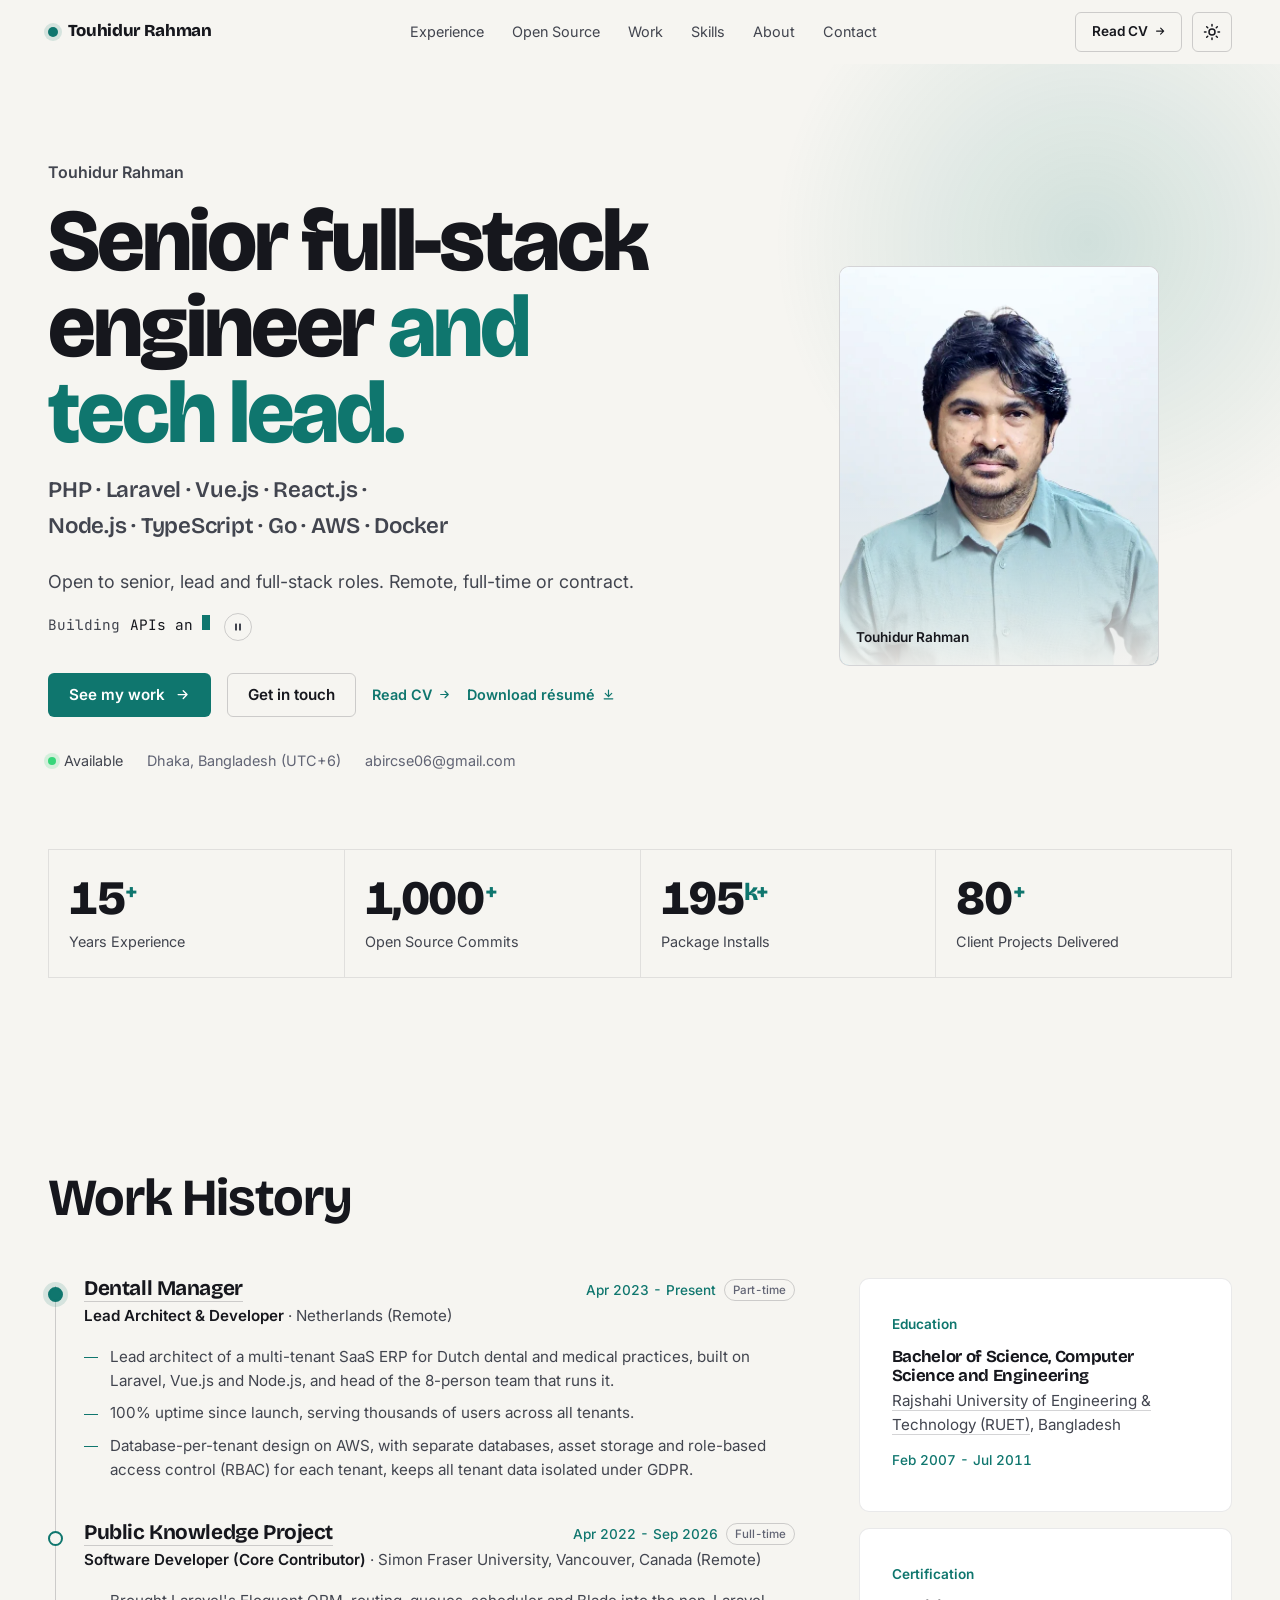
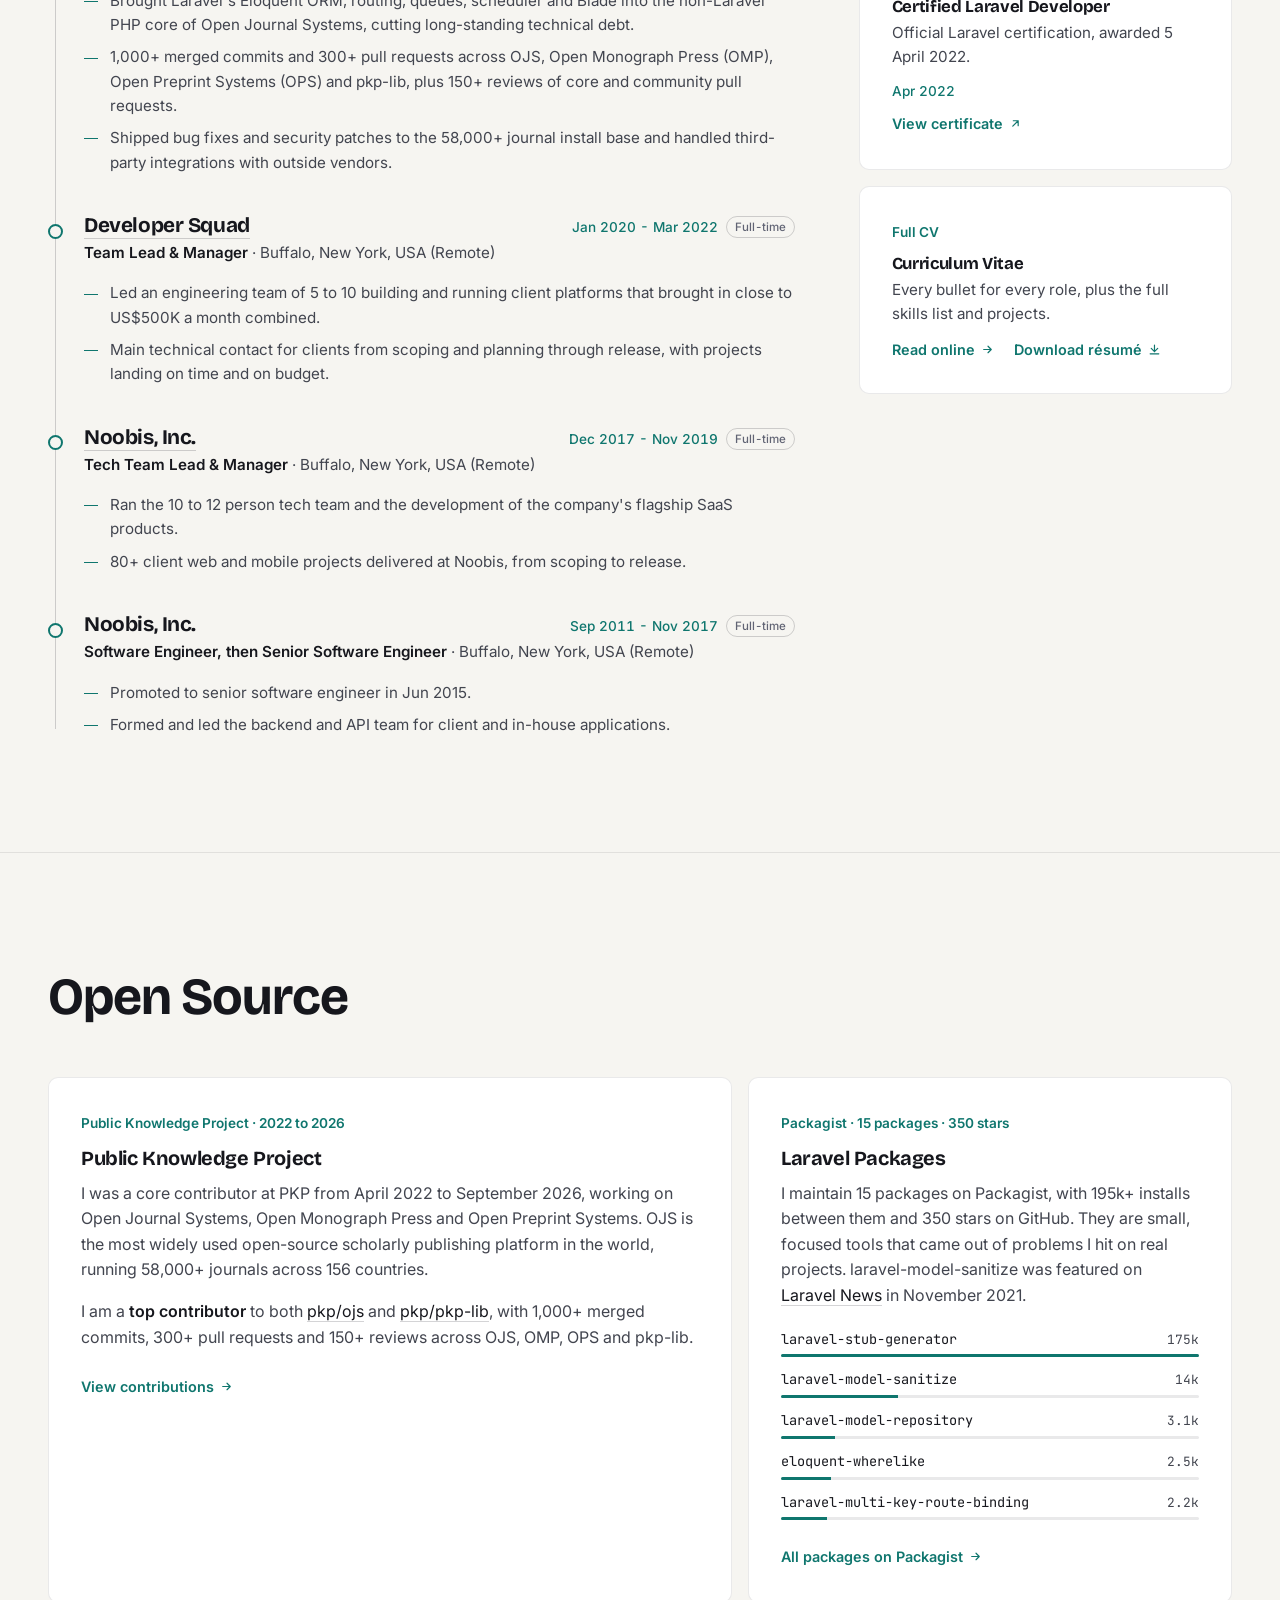
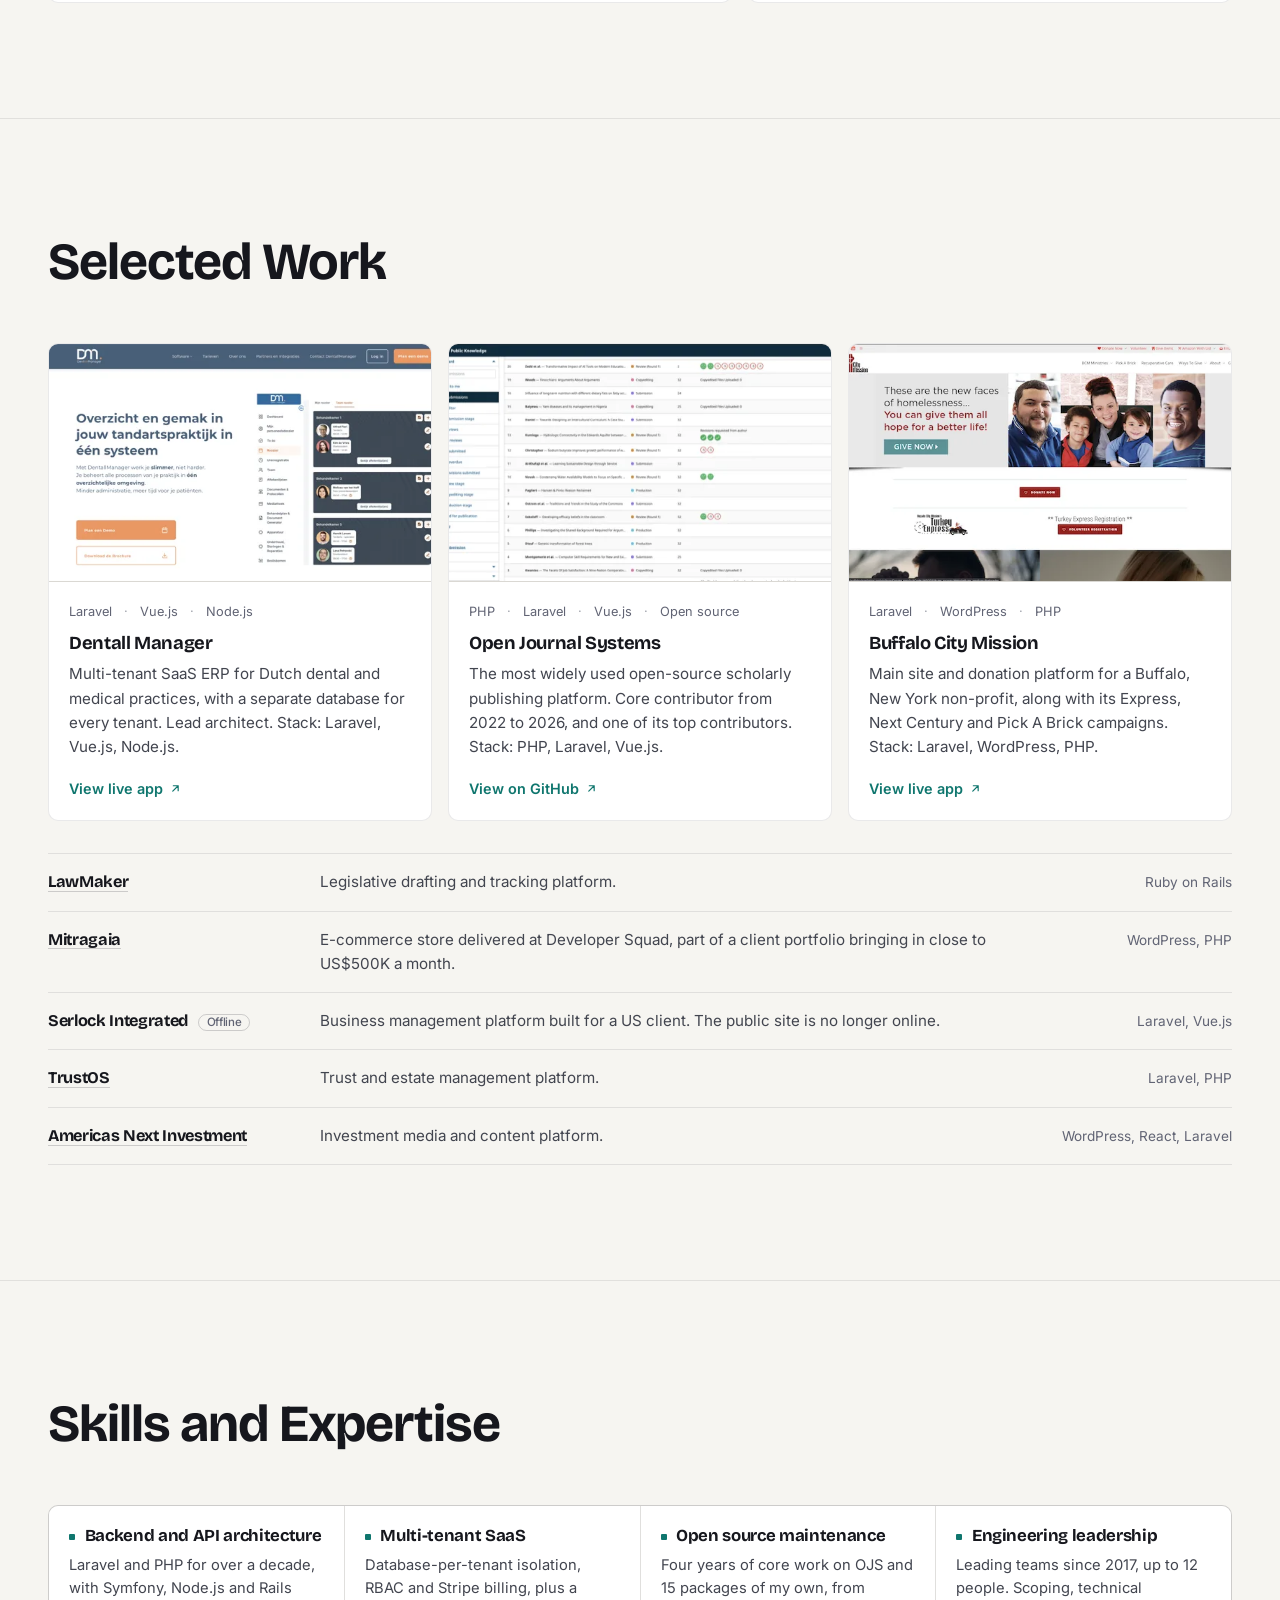
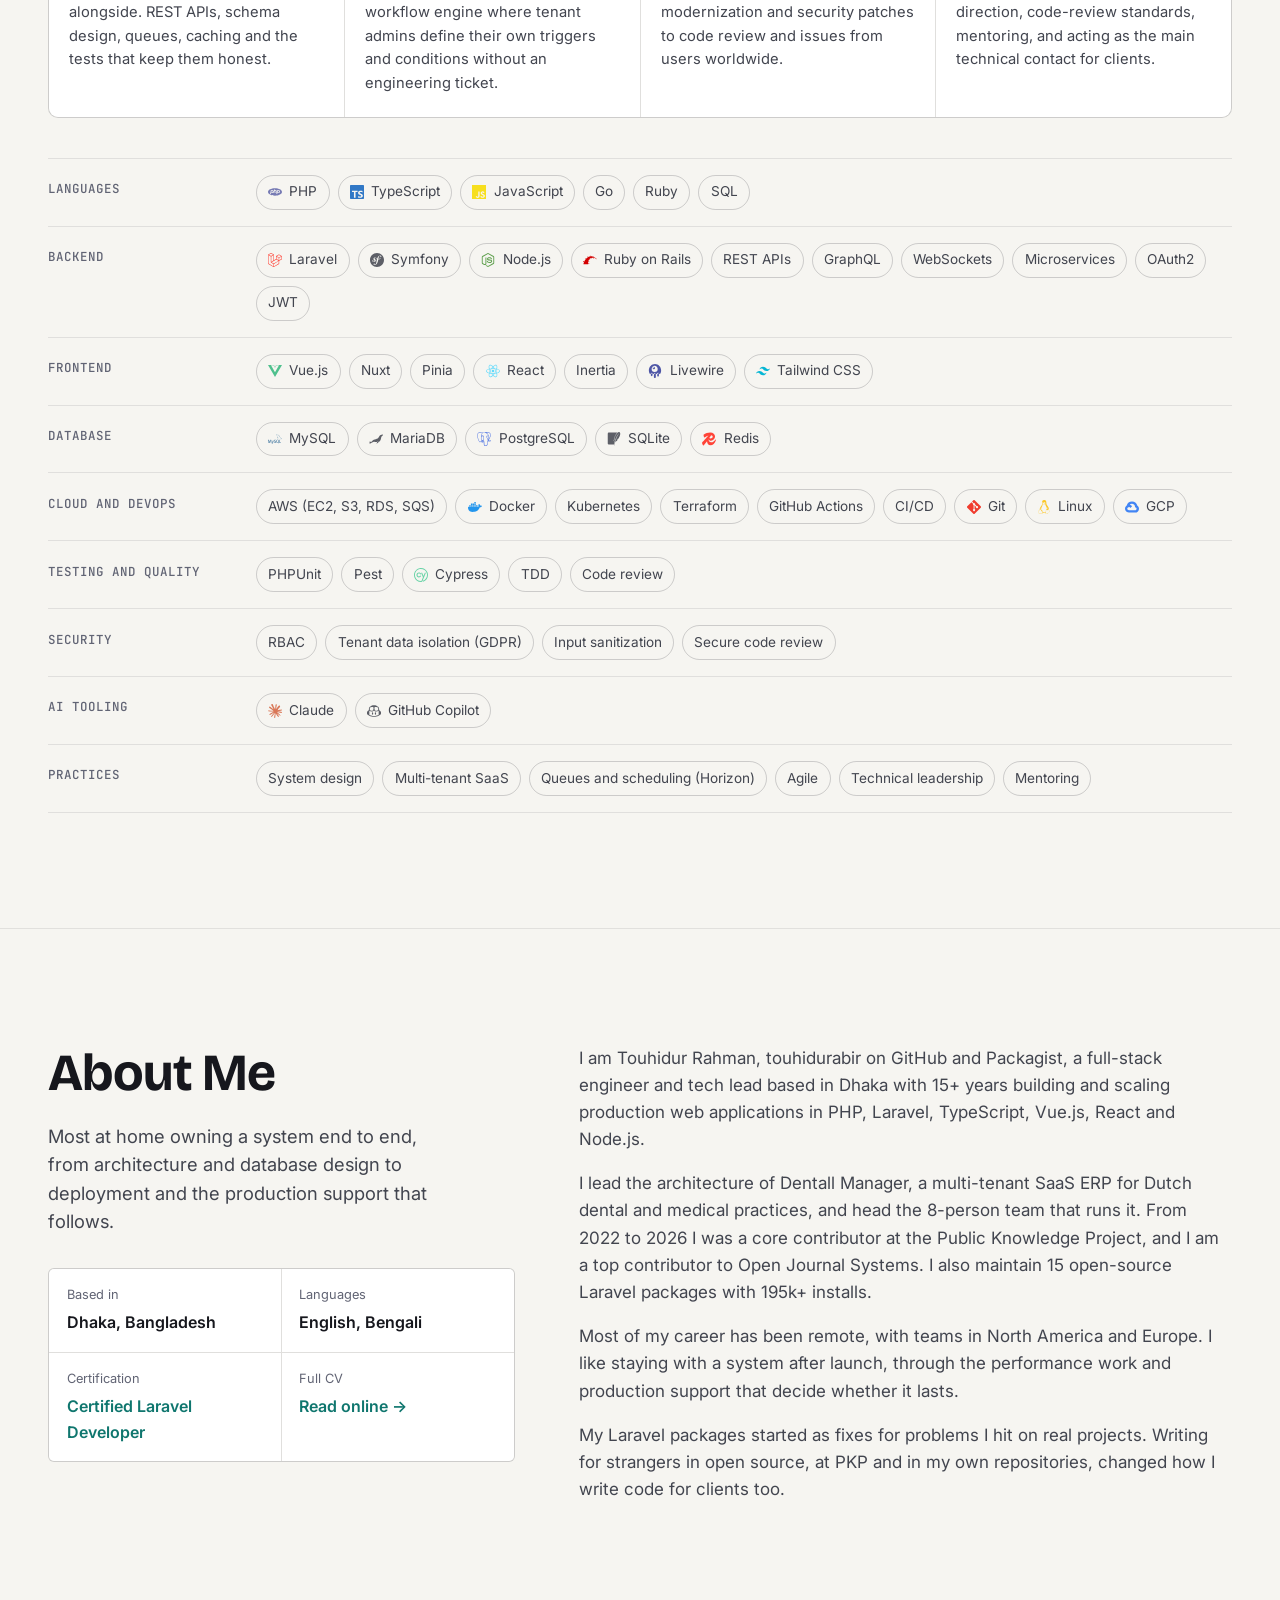
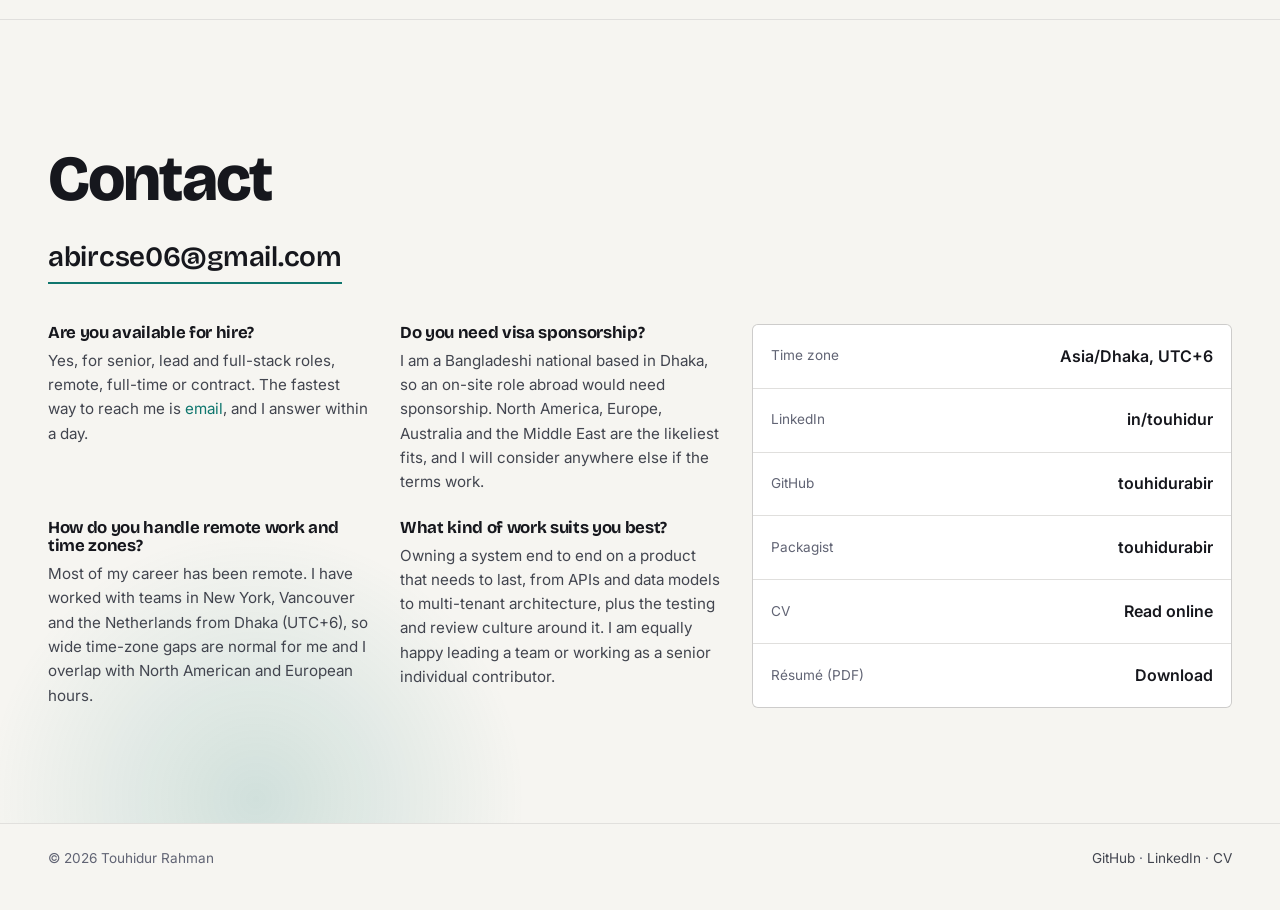
<file: index.html>
<!doctype html>
<html lang="en">
<head>
	<meta charset="utf-8">
	<meta name="viewport" content="width=device-width, initial-scale=1">
	<meta name="theme-color" content="#0b0c10" media="(prefers-color-scheme: dark)">
	<meta name="theme-color" content="#f6f5f1" media="(prefers-color-scheme: light)">

	<title>Touhidur Rahman | Senior Full-Stack Engineer and Tech Lead</title>

	<meta name="description" content="Touhidur Rahman (touhidurabir) is a senior full-stack engineer and tech lead with 15+ years in PHP, Laravel, Vue.js and Node.js, and a top contributor to OJS.">
	<meta name="author" content="Touhidur Rahman">
	<meta name="robots" content="index, follow, max-image-preview:large, max-snippet:-1">
	<link rel="canonical" href="https://touhidurabir.github.io/">
	<meta name="google-site-verification" content="dKxKShrEbEvS8kAWoriZzG3mnbuSflZlJT23rzNKthg">

	<meta property="og:type" content="profile">
	<meta property="og:site_name" content="Touhidur Rahman">
	<meta property="og:title" content="Touhidur Rahman | Senior Full-Stack Engineer and Tech Lead">
	<meta property="og:description" content="Full-stack engineer and tech lead with 15+ years building production web applications in PHP, Laravel, TypeScript, Vue.js, React and Node.js. One of the top contributors to Open Journal Systems, and author of 15 Laravel packages with 195k+ installs. Open to senior, lead and full-stack roles, remote, full-time or contract.">
	<meta property="og:url" content="https://touhidurabir.github.io/">
	<meta property="og:image" content="https://touhidurabir.github.io/img/og-card.jpg?v=3">
	<meta property="og:image:alt" content="Touhidur Rahman, senior full-stack engineer and tech lead. PHP, Laravel, Vue.js, React.js, Node.js, TypeScript, Go, AWS and Docker. 15+ years building web apps, 1,000+ commits to OJS and the PKP stack, 195k+ installs across 15 Laravel packages.">
	<meta property="og:image:width" content="1200">
	<meta property="og:image:height" content="630">
	<meta property="og:image:type" content="image/jpeg">
	<meta property="profile:first_name" content="Touhidur">
	<meta property="profile:last_name" content="Rahman">
	<meta property="profile:username" content="touhidurabir">

	<meta name="twitter:card" content="summary_large_image">
	<meta name="twitter:title" content="Touhidur Rahman | Senior Full-Stack Engineer and Tech Lead">
	<meta name="twitter:description" content="Full-stack engineer and tech lead with 15+ years in PHP, Laravel, Vue.js and Node.js. One of the top contributors to Open Journal Systems. 15 Laravel packages with 195k+ installs.">
	<meta name="twitter:image" content="https://touhidurabir.github.io/img/og-card.jpg?v=3">

	<link rel="icon" type="image/webp" href="img/me-2.webp?v=2">
	<link rel="apple-touch-icon" href="img/apple-touch-icon.png?v=2">
	<link rel="preload" as="image" href="img/me-1.webp" type="image/webp" fetchpriority="high">

	<link rel="preconnect" href="https://fonts.googleapis.com">
	<link rel="preconnect" href="https://fonts.gstatic.com" crossorigin>
	<!-- fonts load without blocking first paint; display=swap covers the gap -->
	<link rel="preload" as="style" href="https://fonts.googleapis.com/css2?family=Bricolage+Grotesque:opsz,wght@12..96,600;12..96,700;12..96,800&family=Inter:wght@400;500;600&family=JetBrains+Mono:wght@400;500&display=swap" onload="this.onload=null;this.rel='stylesheet'">
	<noscript><link rel="stylesheet" href="https://fonts.googleapis.com/css2?family=Bricolage+Grotesque:opsz,wght@12..96,600;12..96,700;12..96,800&family=Inter:wght@400;500;600&family=JetBrains+Mono:wght@400;500&display=swap"></noscript>
	<script>
		/* apply a saved theme before first paint to avoid a flash */
		(function () {
			try {
				var t = localStorage.getItem('theme');
				if (t === 'light' || t === 'dark') document.documentElement.setAttribute('data-theme', t);
			} catch (e) {}
		})();
	</script>
	<link rel="stylesheet" href="css/site.css?v=15">

		<!-- structured data -->
	<script type="application/ld+json">
	{
		"@context": "https://schema.org",
		"@graph": [
			{
				"@type": "Person",
				"@id": "https://touhidurabir.github.io/#person",
				"name": "Touhidur Rahman",
				"alternateName": ["touhidurabir", "Md. Touhidur Rahman"],
				"jobTitle": "Senior Full-Stack Engineer and Tech Lead",
				"description": "Full-stack engineer and tech lead with 15+ years building and scaling production web applications in PHP, Laravel, TypeScript, Vue.js, React and Node.js. Core contributor to Open Journal Systems at the Public Knowledge Project from 2022 to 2026, and maintainer of 15 open-source Laravel packages with 195k+ installs.",
				"disambiguatingDescription": "Senior full-stack engineer and tech lead based in Dhaka, Bangladesh, known online as touhidurabir. One of the top contributors to Open Journal Systems and author of 15 Laravel packages. Not the GitHub users touhidrahman or touhidurrr.",
				"url": "https://touhidurabir.github.io/",
				"image": "https://touhidurabir.github.io/img/me-1.webp",
				"email": "mailto:abircse06@gmail.com",
				"address": {
					"@type": "PostalAddress",
					"addressLocality": "Dhaka",
					"addressCountry": "BD"
				},
				"nationality": {
					"@type": "Country",
					"name": "Bangladesh"
				},
				"worksFor": {
					"@type": "Organization",
					"name": "Dentall Manager",
					"url": "https://dentallmanager.nl/"
				},
				"alumniOf": [
					{
						"@type": "CollegeOrUniversity",
						"name": "Rajshahi University of Engineering & Technology",
						"url": "https://www.ruet.ac.bd/"
					},
					{
						"@type": "Organization",
						"name": "Public Knowledge Project",
						"url": "https://pkp.sfu.ca/",
						"parentOrganization": {
							"@type": "CollegeOrUniversity",
							"name": "Simon Fraser University",
							"url": "https://www.sfu.ca/"
						}
					},
					{
						"@type": "Organization",
						"name": "Developer Squad",
						"url": "https://developersquad.com/"
					},
					{
						"@type": "Organization",
						"name": "Noobis, Inc.",
						"url": "https://noobis.com/"
					}
				],
				"hasCredential": {
					"@type": "EducationalOccupationalCredential",
					"name": "Certified Laravel Developer",
					"credentialCategory": "certification",
					"dateCreated": "2022-04-05",
					"url": "https://touhidurabir.github.io/files/laravel-certificate.pdf"
				},
				"hasOccupation": {
					"@type": "Occupation",
					"name": "Lead Architect & Developer",
					"occupationLocation": { "@type": "Place", "name": "Netherlands (Remote)" },
					"skills": "Laravel, Vue.js, Node.js, PHP, TypeScript"
				},
				"knowsAbout": [
					"PHP",
					"Laravel",
					"Vue.js",
					"TypeScript",
					"Symfony",
					"Ruby on Rails",
					"Node.js",
					"React",
					"REST API design",
					"GraphQL",
					"Docker",
					"Amazon Web Services",
					"Multi-tenant SaaS architecture",
					"MySQL",
					"PostgreSQL",
					"Redis",
					"Test-driven development",
					"Open source maintenance",
					"Open Journal Systems",
					"Engineering leadership"
				],
				"knowsLanguage": [
					{ "@type": "Language", "name": "English" },
					{ "@type": "Language", "name": "Bengali" }
				],
				"seeks": {
					"@type": "Demand",
					"name": "Remote software engineering roles worldwide, and on-site roles abroad with visa sponsorship"
				},
				"sameAs": [
					"https://github.com/touhidurabir",
					"https://www.linkedin.com/in/touhidur",
					"https://packagist.org/users/touhidurabir/",
					"https://packagist.org/packages/touhidurabir/"
				],
				"mainEntityOfPage": { "@id": "https://touhidurabir.github.io/#profilepage" }
			},
			{
				"@type": "WebSite",
				"@id": "https://touhidurabir.github.io/#website",
				"url": "https://touhidurabir.github.io/",
				"name": "Touhidur Rahman",
				"alternateName": "touhidurabir",
				"inLanguage": "en",
				"publisher": { "@id": "https://touhidurabir.github.io/#person" }
			},
			{
				"@type": "ProfilePage",
				"@id": "https://touhidurabir.github.io/#profilepage",
				"url": "https://touhidurabir.github.io/",
				"name": "Touhidur Rahman | Senior Full-Stack Engineer and Tech Lead",
				"inLanguage": "en",
				"dateModified": "2026-11-07",
				"isPartOf": { "@id": "https://touhidurabir.github.io/#website" },
				"about": { "@id": "https://touhidurabir.github.io/#person" },
				"mainEntity": { "@id": "https://touhidurabir.github.io/#person" }
			},
			{
				"@type": "ItemList",
				"@id": "https://touhidurabir.github.io/#projects",
				"name": "Notable projects by Touhidur Rahman",
				"itemListElement": [
					{ "@type": "ListItem", "position": 1, "name": "Dentall Manager", "url": "https://dentallmanager.nl/" },
					{ "@type": "ListItem", "position": 2, "name": "Open Journal Systems", "url": "https://github.com/pkp/ojs" },
					{ "@type": "ListItem", "position": 3, "name": "Mitragaia", "url": "https://mitragaia.com/" },
					{ "@type": "ListItem", "position": 4, "name": "Serlock Integrated" },
					{ "@type": "ListItem", "position": 5, "name": "LawMaker", "url": "https://lawmaker.io/" },
					{ "@type": "ListItem", "position": 6, "name": "Buffalo City Mission", "url": "https://www.buffalocitymission.org/" },
					{ "@type": "ListItem", "position": 7, "name": "TrustOS", "url": "https://trustos.org/" },
					{ "@type": "ListItem", "position": 8, "name": "Americas Next Investment", "url": "https://americasnextinvestment.com/" }
				]
			},
			{
				"@type": "FAQPage",
				"@id": "https://touhidurabir.github.io/#faq",
				"mainEntity": [
					{
						"@type": "Question",
						"name": "Is Touhidur Rahman available for hire?",
						"acceptedAnswer": {
							"@type": "Answer",
							"text": "Yes. Touhidur Rahman is open to senior, lead and full-stack roles, remote, full-time or contract. The fastest way to reach him is email at abircse06@gmail.com."
						}
					},
					{
						"@type": "Question",
						"name": "Does Touhidur Rahman need visa sponsorship, and will he relocate?",
						"acceptedAnswer": {
							"@type": "Answer",
							"text": "He is a Bangladeshi national based in Dhaka and would need sponsorship for an on-site role abroad. North America, Europe, Australia and the Middle East are the likeliest fits, and he will consider anywhere else if the terms work."
						}
					},
					{
						"@type": "Question",
						"name": "Does Touhidur Rahman work remotely, and across which time zones?",
						"acceptedAnswer": {
							"@type": "Answer",
							"text": "Most of his career has been remote. He has worked with teams in New York, Vancouver and the Netherlands, so he is used to wide time-zone gaps and to overlapping with North American and European hours."
						}
					},
					{
						"@type": "Question",
						"name": "What does Touhidur Rahman work on?",
						"acceptedAnswer": {
							"@type": "Answer",
							"text": "He works across the full stack, mostly in PHP, Laravel, Vue.js, TypeScript and Node.js. He is lead architect of Dentall Manager, a multi-tenant SaaS ERP for Dutch dental and medical practices, and heads the 8-person team that runs it. From 2022 to 2026 he was a core contributor to Open Journal Systems at the Public Knowledge Project, the publishing platform behind 58,000+ journals in 156 countries, and he is among the top contributors to both the OJS codebase and pkp-lib. He also maintains 15 open-source Laravel packages with 195k+ installs."
						}
					}
				]
			}
		]
	}
	</script>
</head>

<body>
	<a class="skip-link" href="#main">Skip to content</a>

	<header class="nav" id="nav">
		<div class="wrap">
			<a class="brand" href="./" aria-label="Touhidur Rahman, home"><span class="dot" aria-hidden="true"></span>Touhidur Rahman</a>
			<nav class="nav-links" aria-label="Page sections">
				<a href="#experience">Experience</a>
				<a href="#open-source">Open Source</a>
				<a href="#work">Work</a>
				<a href="#skills">Skills</a>
				<a href="#about">About</a>
				<a href="#contact">Contact</a>
			</nav>
			<div class="nav-right">
				<a class="nav-cta" href="cv.html">Read CV <svg viewBox="0 0 24 24" fill="none" stroke="currentColor" stroke-width="2.2" stroke-linecap="round" stroke-linejoin="round" aria-hidden="true"><path d="M5 12h14M13 6l6 6-6 6"/></svg></a>
				<button class="theme-toggle" type="button" aria-label="Switch to light mode" title="Toggle colour theme">
					<svg class="icon-moon" viewBox="0 0 24 24" fill="none" stroke="currentColor" stroke-width="2" stroke-linecap="round" stroke-linejoin="round" aria-hidden="true"><path d="M21 12.8A9 9 0 1 1 11.2 3a7 7 0 0 0 9.8 9.8z"/></svg>
					<svg class="icon-sun" viewBox="0 0 24 24" fill="none" stroke="currentColor" stroke-width="2" stroke-linecap="round" stroke-linejoin="round" aria-hidden="true"><circle cx="12" cy="12" r="4"/><path d="M12 2v2M12 20v2M4.9 4.9l1.4 1.4M17.7 17.7l1.4 1.4M2 12h2M20 12h2M4.9 19.1l1.4-1.4M17.7 6.3l1.4-1.4"/></svg>
				</button>
				<button class="nav-toggle" type="button" aria-expanded="false" aria-controls="mobile-menu" aria-label="Open menu">
					<svg viewBox="0 0 24 24" fill="none" stroke="currentColor" stroke-width="2" stroke-linecap="round" aria-hidden="true"><path d="M4 7h16M4 12h16M4 17h16"/></svg>
				</button>
			</div>
		</div>
	</header>
	<div class="mobile-menu" id="mobile-menu">
		<a href="#experience">Experience</a>
		<a href="#open-source">Open Source</a>
		<a href="#work">Work</a>
		<a href="#skills">Skills</a>
		<a href="#about">About</a>
		<a href="#contact">Contact</a>
		<a href="cv.html">Read CV</a>
		<a href="files/Touhidur_Rahman_Resume.pdf" download="Touhidur_Rahman_Resume.pdf">Download résumé (PDF)</a>
	</div>

	<main id="main">

		<!-- ============ HERO ============ -->
		<section class="hero" id="top">
			<div class="wrap">
				<div class="hero-grid">
					<div>
						<p class="hero-kicker">Touhidur Rahman</p>
						<h1>Senior <span style="white-space:nowrap">full-stack</span> engineer <em>and tech lead.</em></h1>
						<p class="hero-stack">PHP&nbsp;&middot; Laravel&nbsp;&middot; Vue.js&nbsp;&middot; React.js&nbsp;&middot; Node.js&nbsp;&middot; TypeScript&nbsp;&middot; Go&nbsp;&middot; AWS&nbsp;&middot; Docker</p>
						<p class="hero-sub">Open to senior, lead and full-stack roles. Remote, full-time or contract.</p>
						<p class="sr-only">Building APIs and data layers, multi-tenant SaaS platforms, workflow engines and queues, and Laravel packages with 195k+ installs.</p>
						<div class="rotator">
							<span class="muted" aria-hidden="true">Building</span>
							<span class="word" aria-hidden="true" data-rotate='["APIs and data layers.","multi-tenant SaaS platforms.","workflow engines and queues.","Laravel packages, 195k+ installs."]'>APIs and data layers.</span>
							<span class="caret" aria-hidden="true"></span>
							<button class="rotator-toggle" type="button" aria-pressed="false" aria-label="Pause the typing animation" hidden><svg class="i-pause" viewBox="0 0 24 24" fill="currentColor" aria-hidden="true"><rect x="6" y="5" width="4" height="14" rx="1"/><rect x="14" y="5" width="4" height="14" rx="1"/></svg><svg class="i-play" viewBox="0 0 24 24" fill="currentColor" aria-hidden="true"><path d="M8 5.5v13a1 1 0 0 0 1.5.86l10.5-6.5a1 1 0 0 0 0-1.72L9.5 4.64A1 1 0 0 0 8 5.5z"/></svg></button>
						</div>
						<div class="hero-actions">
							<a class="btn btn-primary" href="#work">See my work
								<svg viewBox="0 0 24 24" fill="none" stroke="currentColor" stroke-width="2.2" stroke-linecap="round" stroke-linejoin="round" aria-hidden="true"><path d="M5 12h14M13 6l6 6-6 6"/></svg>
							</a>
							<a class="btn btn-ghost" href="mailto:abircse06@gmail.com">Get in touch</a>
							<a class="link-arrow" href="cv.html">Read CV
								<svg viewBox="0 0 24 24" fill="none" stroke="currentColor" stroke-width="2.2" stroke-linecap="round" stroke-linejoin="round" aria-hidden="true"><path d="M5 12h14M13 6l6 6-6 6"/></svg>
							</a>
							<a class="link-arrow" href="files/Touhidur_Rahman_Resume.pdf" download="Touhidur_Rahman_Resume.pdf">Download résumé
								<svg viewBox="0 0 24 24" fill="none" stroke="currentColor" stroke-width="2.2" stroke-linecap="round" stroke-linejoin="round" aria-hidden="true"><path d="M12 4v12M6 10l6 6 6-6M4 20h16"/></svg>
							</a>
						</div>
						<div class="hero-meta">
							<span class="live">Available</span>
							<span>Dhaka, Bangladesh (UTC+6)</span>
							<span>abircse06@gmail.com</span>
						</div>
					</div>

					<figure class="portrait">
						<img src="img/me-1.webp" alt="Touhidur Rahman, senior full-stack engineer" width="660" height="880" fetchpriority="high">
						<figcaption class="portrait-tag"><b>Touhidur Rahman</b></figcaption>
					</figure>
				</div>

				<ul class="stats" aria-label="Key numbers">
					<li class="stat reveal"><div class="val"><span class="num" data-count="15">15</span><sup>+</sup></div><div class="lbl">Years Experience</div></li>
					<li class="stat reveal" data-delay="1"><div class="val"><span class="num" data-count="1000">1,000</span><sup>+</sup></div><div class="lbl">Open Source Commits</div></li>
					<li class="stat reveal" data-delay="2"><div class="val"><span class="num" data-count="195">195</span><sup>k+</sup></div><div class="lbl">Package Installs</div></li>
					<li class="stat reveal" data-delay="3"><div class="val"><span class="num" data-count="80">80</span><sup>+</sup></div><div class="lbl">Client Projects Delivered</div></li>
				</ul>
			</div>
		</section>


		<!-- ============ EXPERIENCE ============ -->
		<section class="section" id="experience">
			<div class="wrap">
				<div class="section-head reveal">
					<div>
						<h2>Work History</h2>
					</div>
				</div>
				<div class="xp-grid">
					<div class="timeline">
						<article class="tl-item is-current reveal">
							<div class="tl-head"><h3><a href="https://dentallmanager.nl/" target="_blank" rel="noopener">Dentall Manager</a></h3><span class="tl-date">Apr 2023 - Present<span class="tl-type">Part-time</span></span></div>
							<p class="tl-role"><b>Lead Architect &amp; Developer</b> · Netherlands (Remote)</p>
							<ul class="tl-bullets">
								<li>Lead architect of a multi-tenant SaaS ERP for Dutch dental and medical practices, built on Laravel, Vue.js and Node.js, and head of the 8-person team that runs it.</li>
								<li>100% uptime since launch, serving thousands of users across all tenants.</li>
								<li>Database-per-tenant design on AWS, with separate databases, asset storage and role-based access control (RBAC) for each tenant, keeps all tenant data isolated under GDPR.</li>
							</ul>
						</article>
							<article class="tl-item reveal">
							<div class="tl-head"><h3><a href="https://pkp.sfu.ca/" target="_blank" rel="noopener">Public Knowledge Project</a></h3><span class="tl-date">Apr 2022 - Sep 2026<span class="tl-type">Full-time</span></span></div>
							<p class="tl-role"><b>Software Developer (Core Contributor)</b> · Simon Fraser University, Vancouver, Canada (Remote)</p>
							<ul class="tl-bullets">
								<li>Brought Laravel's Eloquent ORM, routing, queues, scheduler and Blade into the non-Laravel PHP core of Open Journal Systems, cutting long-standing technical debt.</li>
								<li>1,000+ merged commits and 300+ pull requests across OJS, Open Monograph Press (OMP), Open Preprint Systems (OPS) and pkp-lib, plus 150+ reviews of core and community pull requests.</li>
								<li>Shipped bug fixes and security patches to the 58,000+ journal install base and handled third-party integrations with outside vendors.</li>
							</ul>
						</article>
						<article class="tl-item reveal">
							<div class="tl-head"><h3><a href="https://developersquad.com/" target="_blank" rel="noopener">Developer Squad</a></h3><span class="tl-date">Jan 2020 - Mar 2022<span class="tl-type">Full-time</span></span></div>
							<p class="tl-role"><b>Team Lead &amp; Manager</b> · Buffalo, New York, USA (Remote)</p>
							<ul class="tl-bullets">
								<li>Led an engineering team of 5 to 10 building and running client platforms that brought in close to US$500K a month combined.</li>
								<li>Main technical contact for clients from scoping and planning through release, with projects landing on time and on budget.</li>
							</ul>
						</article>
						<article class="tl-item reveal">
							<div class="tl-head"><h3><a href="https://noobis.com/" target="_blank" rel="noopener">Noobis, Inc.</a></h3><span class="tl-date">Dec 2017 - Nov 2019<span class="tl-type">Full-time</span></span></div>
							<p class="tl-role"><b>Tech Team Lead &amp; Manager</b> · Buffalo, New York, USA (Remote)</p>
							<ul class="tl-bullets">
								<li>Ran the 10 to 12 person tech team and the development of the company's flagship SaaS products.</li>
								<li>80+ client web and mobile projects delivered at Noobis, from scoping to release.</li>
							</ul>
						</article>
						<article class="tl-item reveal">
							<div class="tl-head"><h3>Noobis, Inc.</h3><span class="tl-date">Sep 2011 - Nov 2017<span class="tl-type">Full-time</span></span></div>
							<p class="tl-role"><b>Software Engineer, then Senior Software Engineer</b> · Buffalo, New York, USA (Remote)</p>
							<ul class="tl-bullets">
								<li>Promoted to senior software engineer in Jun 2015.</li>
								<li>Formed and led the backend and API team for client and in-house applications.</li>
							</ul>
						</article>
					</div>

					<aside class="xp-side">
						<div class="card side-card reveal">
							<span class="card-tag">Education</span>
							<h3>Bachelor of Science, Computer Science and Engineering</h3>
							<p class="tl-role"><a href="https://www.ruet.ac.bd/" target="_blank" rel="noopener">Rajshahi University of Engineering &amp; Technology (RUET)</a>, Bangladesh</p>
							<span class="tl-date" style="margin-top:.75rem">Feb 2007 - Jul 2011</span>
						</div>
						<div class="card side-card reveal" data-delay="1">
							<span class="card-tag">Certification</span>
							<h3>Certified Laravel Developer</h3>
							<p class="tl-role">Official Laravel certification, awarded 5 April 2022.</p>
							<span class="tl-date" style="margin-top:.75rem">Apr 2022</span>
							<a class="link-arrow" href="files/laravel-certificate.pdf" target="_blank" rel="noopener">View certificate
								<svg viewBox="0 0 24 24" fill="none" stroke="currentColor" stroke-width="2.2" stroke-linecap="round" stroke-linejoin="round" aria-hidden="true"><path d="M7 17L17 7M8 7h9v9"/></svg>
							</a>
						</div>
						<div class="card side-card reveal" data-delay="2">
							<span class="card-tag">Full CV</span>
							<h3>Curriculum Vitae</h3>
							<p class="tl-role">Every bullet for every role, plus the full skills list and projects.</p>
							<div style="display:flex;gap:1.25rem;flex-wrap:wrap;margin-top:.75rem">
								<a class="link-arrow" href="cv.html">Read online <svg viewBox="0 0 24 24" fill="none" stroke="currentColor" stroke-width="2.2" stroke-linecap="round" stroke-linejoin="round" aria-hidden="true"><path d="M5 12h14M13 6l6 6-6 6"/></svg></a>
								<a class="link-arrow" href="files/Touhidur_Rahman_Resume.pdf" download="Touhidur_Rahman_Resume.pdf">Download résumé <svg viewBox="0 0 24 24" fill="none" stroke="currentColor" stroke-width="2.2" stroke-linecap="round" stroke-linejoin="round" aria-hidden="true"><path d="M12 4v12M6 10l6 6 6-6M4 20h16"/></svg></a>
							</div>
						</div>
					</aside>
				</div>
			</div>
		</section>

		<!-- ============ OPEN SOURCE ============ -->
		<section class="section" id="open-source">
			<div class="wrap">
				<div class="section-head reveal">
					<div>
						<h2>Open Source</h2>
					</div>
									</div>

				<div class="bento">
					<article class="card span-7 reveal">
						<span class="card-tag">Public Knowledge Project · 2022 to 2026</span>
						<h3>Public Knowledge Project</h3>
						<div class="prose" style="margin-top:.75rem">
							<p>I was a core contributor at PKP from April 2022 to September 2026, working on Open Journal Systems, Open Monograph Press and Open Preprint Systems. OJS is the most widely used open-source scholarly publishing platform in the world, running 58,000+ journals across 156 countries.</p>
							<p>I am a <strong>top contributor</strong> to both <a href="https://github.com/pkp/ojs/graphs/contributors?all=1" target="_blank" rel="noopener">pkp/ojs</a> and <a href="https://github.com/pkp/pkp-lib/graphs/contributors?all=1" target="_blank" rel="noopener">pkp/pkp-lib</a>, with 1,000+ merged commits, 300+ pull requests and 150+ reviews across OJS, OMP, OPS and pkp-lib.</p>
						</div>
						<div class="card-foot">
							<a class="link-arrow" href="https://github.com/pkp/ojs/graphs/contributors?all=1" target="_blank" rel="noopener">View contributions
								<svg viewBox="0 0 24 24" fill="none" stroke="currentColor" stroke-width="2.2" stroke-linecap="round" stroke-linejoin="round" aria-hidden="true"><path d="M5 12h14M13 6l6 6-6 6"/></svg>
							</a>
						</div>
					</article>

					<article class="card span-5 reveal" data-delay="1">
						<span class="card-tag">Packagist · 15 packages · 350 stars</span>
						<h3>Laravel Packages</h3>
						<p class="prose" style="margin-top:.75rem">I maintain 15 packages on Packagist, with 195k+ installs between them and 350 stars on GitHub. They are small, focused tools that came out of problems I hit on real projects. laravel-model-sanitize was featured on <a href="https://laravel-news.com/laravel-model-sanitize" target="_blank" rel="noopener">Laravel News</a> in November 2021.</p>
						<ul class="pkgs">
							<li class="pkg"><a href="https://packagist.org/packages/touhidurabir/laravel-stub-generator" target="_blank" rel="noopener">laravel-stub-generator</a><span class="n">175k</span><span class="bar"><i style="--w:100%"></i></span></li>
							<li class="pkg"><a href="https://packagist.org/packages/touhidurabir/laravel-model-sanitize" target="_blank" rel="noopener">laravel-model-sanitize</a><span class="n">14k</span><span class="bar"><i style="--w:28%"></i></span></li>
							<li class="pkg"><a href="https://packagist.org/packages/touhidurabir/laravel-model-repository" target="_blank" rel="noopener">laravel-model-repository</a><span class="n">3.1k</span><span class="bar"><i style="--w:13%"></i></span></li>
							<li class="pkg"><a href="https://packagist.org/packages/touhidurabir/eloquent-wherelike" target="_blank" rel="noopener">eloquent-wherelike</a><span class="n">2.5k</span><span class="bar"><i style="--w:12%"></i></span></li>
							<li class="pkg"><a href="https://packagist.org/packages/touhidurabir/laravel-multi-key-route-binding" target="_blank" rel="noopener">laravel-multi-key-route-binding</a><span class="n">2.2k</span><span class="bar"><i style="--w:11%"></i></span></li>
						</ul>
						<div class="card-foot">
							<a class="link-arrow" href="https://packagist.org/packages/touhidurabir/" target="_blank" rel="noopener">All packages on Packagist
								<svg viewBox="0 0 24 24" fill="none" stroke="currentColor" stroke-width="2.2" stroke-linecap="round" stroke-linejoin="round" aria-hidden="true"><path d="M5 12h14M13 6l6 6-6 6"/></svg>
							</a>
						</div>
					</article>
				</div>
			</div>
		</section>

		<!-- ============ SELECTED WORK ============ -->
		<section class="section" id="work">
			<div class="wrap">
				<div class="section-head reveal">
					<div>
						<h2>Selected Work</h2>
					</div>
				</div>
				<div class="projects">
					<article class="project reveal">
						<div class="project-media"><img src="img/works/thumbnail/dentallmanager.webp" alt="Dentall Manager, a multi-tenant ERP for dental and medical practices" loading="lazy" width="600" height="330"></div>
						<div class="project-body">
							<div class="project-tags"><span>Laravel</span><span>Vue.js</span><span>Node.js</span></div>
							<h3><a class="project-title-link" href="https://dentallmanager.nl/" target="_blank" rel="noopener">Dentall Manager</a></h3>
							<p>Multi-tenant SaaS ERP for Dutch dental and medical practices, with a separate database for every tenant. Lead architect. Stack: Laravel, Vue.js, Node.js.</p>
							<span class="link-arrow">View live app <svg viewBox="0 0 24 24" fill="none" stroke="currentColor" stroke-width="2.2" stroke-linecap="round" stroke-linejoin="round" aria-hidden="true"><path d="M7 17L17 7M8 7h9v9"/></svg></span>
						</div>
					</article>
					<article class="project reveal" data-delay="1">
						<div class="project-media"><img src="img/works/thumbnail/ojs.webp" alt="Open Journal Systems, open-source scholarly publishing platform" loading="lazy" width="600" height="316"></div>
						<div class="project-body">
							<div class="project-tags"><span>PHP</span><span>Laravel</span><span>Vue.js</span><span>Open source</span></div>
							<h3><a class="project-title-link" href="https://github.com/pkp/ojs" target="_blank" rel="noopener">Open Journal Systems</a></h3>
							<p>The most widely used open-source scholarly publishing platform. Core contributor from 2022 to 2026, and one of its top contributors. Stack: PHP, Laravel, Vue.js.</p>
							<span class="link-arrow">View on GitHub <svg viewBox="0 0 24 24" fill="none" stroke="currentColor" stroke-width="2.2" stroke-linecap="round" stroke-linejoin="round" aria-hidden="true"><path d="M7 17L17 7M8 7h9v9"/></svg></span>
						</div>
					</article>
					<article class="project reveal" data-delay="2">
						<div class="project-media"><img src="img/works/thumbnail/buffalocitymission.webp" alt="Buffalo City Mission website" loading="lazy" width="600" height="339"></div>
						<div class="project-body">
							<div class="project-tags"><span>Laravel</span><span>WordPress</span><span>PHP</span></div>
							<h3><a class="project-title-link" href="https://www.buffalocitymission.org/" target="_blank" rel="noopener">Buffalo City Mission</a></h3>
							<p>Main site and donation platform for a Buffalo, New York non-profit, along with its Express, Next Century and Pick A Brick campaigns. Stack: Laravel, WordPress, PHP.</p>
							<span class="link-arrow">View live app <svg viewBox="0 0 24 24" fill="none" stroke="currentColor" stroke-width="2.2" stroke-linecap="round" stroke-linejoin="round" aria-hidden="true"><path d="M7 17L17 7M8 7h9v9"/></svg></span>
						</div>
					</article>
				</div>
				<ul class="project-list reveal" aria-label="More client projects">
					<li class="pl-row">
						<h3 class="pl-name"><a href="https://lawmaker.io/" target="_blank" rel="noopener">LawMaker</a></h3>
						<p class="pl-desc">Legislative drafting and tracking platform.</p>
						<p class="pl-stack">Ruby on Rails</p>
					</li>
					<li class="pl-row">
						<h3 class="pl-name"><a href="https://mitragaia.com/" target="_blank" rel="noopener">Mitragaia</a></h3>
						<p class="pl-desc">E-commerce store delivered at Developer Squad, part of a client portfolio bringing in close to US$500K a month.</p>
						<p class="pl-stack">WordPress, PHP</p>
					</li>
					<li class="pl-row">
						<h3 class="pl-name">Serlock Integrated <span class="pl-badge">Offline</span></h3>
						<p class="pl-desc">Business management platform built for a US client. The public site is no longer online.</p>
						<p class="pl-stack">Laravel, Vue.js</p>
					</li>
					<li class="pl-row">
						<h3 class="pl-name"><a href="https://trustos.org/" target="_blank" rel="noopener">TrustOS</a></h3>
						<p class="pl-desc">Trust and estate management platform.</p>
						<p class="pl-stack">Laravel, PHP</p>
					</li>
					<li class="pl-row">
						<h3 class="pl-name"><a href="https://americasnextinvestment.com/" target="_blank" rel="noopener">Americas Next Investment</a></h3>
						<p class="pl-desc">Investment media and content platform.</p>
						<p class="pl-stack">WordPress, React, Laravel</p>
					</li>
				</ul>
			</div>
		</section>

		<!-- ============ SKILLS (what I do + toolset) ============ -->
		<section class="section" id="skills">
			<div class="wrap">
				<div class="section-head reveal">
					<div>
						<h2>Skills and Expertise</h2>
					</div>
				</div>
				<ul class="focus" id="expertise" aria-label="Areas of focus">
					<li class="focus-item reveal">
						<h3>Backend and API architecture</h3>
						<p>Laravel and PHP for over a decade, with Symfony, Node.js and Rails alongside. REST APIs, schema design, queues, caching and the tests that keep them honest.</p>
					</li>
					<li class="focus-item reveal" data-delay="1">
						<h3>Multi-tenant SaaS</h3>
						<p>Database-per-tenant isolation, RBAC and Stripe billing, plus a workflow engine where tenant admins define their own triggers and conditions without an engineering ticket.</p>
					</li>
					<li class="focus-item reveal" data-delay="2">
						<h3>Open source maintenance</h3>
						<p>Four years of core work on OJS and 15 packages of my own, from modernization and security patches to code review and issues from users worldwide.</p>
					</li>
					<li class="focus-item reveal" data-delay="3">
						<h3>Engineering leadership</h3>
						<p>Leading teams since 2017, up to 12 people. Scoping, technical direction, code-review standards, mentoring, and acting as the main technical contact for clients.</p>
					</li>
				</ul>
				<div class="skill-rows reveal">
					<div class="skill-row">
						<h3>Languages</h3>
						<div class="chips"><span class="chip"><svg class="chip-icon" viewBox="0 0 24 24" aria-hidden="true" style="--brand:#777BB4"><path d="M7.01 10.207h-.944l-.515 2.648h.838c.556 0 .97-.105 1.242-.314.272-.21.455-.559.55-1.049.092-.47.05-.802-.124-.995-.175-.193-.523-.29-1.047-.29zM12 5.688C5.373 5.688 0 8.514 0 12s5.373 6.313 12 6.313S24 15.486 24 12c0-3.486-5.373-6.312-12-6.312zm-3.26 7.451c-.261.25-.575.438-.917.551-.336.108-.765.164-1.285.164H5.357l-.327 1.681H3.652l1.23-6.326h2.65c.797 0 1.378.209 1.744.628.366.418.476 1.002.33 1.752a2.836 2.836 0 0 1-.305.847c-.143.255-.33.49-.561.703zm4.024.715l.543-2.799c.063-.318.039-.536-.068-.651-.107-.116-.336-.174-.687-.174H11.46l-.704 3.625H9.388l1.23-6.327h1.367l-.327 1.682h1.218c.767 0 1.295.134 1.586.401s.378.7.263 1.299l-.572 2.944h-1.389zm7.597-2.265a2.782 2.782 0 0 1-.305.847c-.143.255-.33.49-.561.703a2.44 2.44 0 0 1-.917.551c-.336.108-.765.164-1.286.164h-1.18l-.327 1.682h-1.378l1.23-6.326h2.649c.797 0 1.378.209 1.744.628.366.417.477 1.001.331 1.751zM17.766 10.207h-.943l-.516 2.648h.838c.557 0 .971-.105 1.242-.314.272-.21.455-.559.551-1.049.092-.47.049-.802-.125-.995s-.524-.29-1.047-.29z"/></svg>PHP</span><span class="chip"><svg class="chip-icon" viewBox="0 0 24 24" aria-hidden="true" style="--brand:#3178C6"><path d="M1.125 0C.502 0 0 .502 0 1.125v21.75C0 23.498.502 24 1.125 24h21.75c.623 0 1.125-.502 1.125-1.125V1.125C24 .502 23.498 0 22.875 0zm17.363 9.75c.612 0 1.154.037 1.627.111a6.38 6.38 0 0 1 1.306.34v2.458a3.95 3.95 0 0 0-.643-.361 5.093 5.093 0 0 0-.717-.26 5.453 5.453 0 0 0-1.426-.2c-.3 0-.573.028-.819.086a2.1 2.1 0 0 0-.623.242c-.17.104-.3.229-.393.374a.888.888 0 0 0-.14.49c0 .196.053.373.156.529.104.156.252.304.443.444s.423.276.696.41c.273.135.582.274.926.416.47.197.892.407 1.266.628.374.222.695.473.963.753.268.279.472.598.614.957.142.359.214.776.214 1.253 0 .657-.125 1.21-.373 1.656a3.033 3.033 0 0 1-1.012 1.085 4.38 4.38 0 0 1-1.487.596c-.566.12-1.163.18-1.79.18a9.916 9.916 0 0 1-1.84-.164 5.544 5.544 0 0 1-1.512-.493v-2.63a5.033 5.033 0 0 0 3.237 1.2c.333 0 .624-.03.872-.09.249-.06.456-.144.623-.25.166-.108.29-.234.373-.38a1.023 1.023 0 0 0-.074-1.089 2.12 2.12 0 0 0-.537-.5 5.597 5.597 0 0 0-.807-.444 27.72 27.72 0 0 0-1.007-.436c-.918-.383-1.602-.852-2.053-1.405-.45-.553-.676-1.222-.676-2.005 0-.614.123-1.141.369-1.582.246-.441.58-.804 1.004-1.089a4.494 4.494 0 0 1 1.47-.629 7.536 7.536 0 0 1 1.77-.201zm-15.113.188h9.563v2.166H9.506v9.646H6.789v-9.646H3.375z"/></svg>TypeScript</span><span class="chip"><svg class="chip-icon" viewBox="0 0 24 24" aria-hidden="true" style="--brand:#F7DF1E"><path d="M0 0h24v24H0V0zm22.034 18.276c-.175-1.095-.888-2.015-3.003-2.873-.736-.345-1.554-.585-1.797-1.14-.091-.33-.105-.51-.046-.705.15-.646.915-.84 1.515-.66.39.12.75.42.976.9 1.034-.676 1.034-.676 1.755-1.125-.27-.42-.404-.601-.586-.78-.63-.705-1.469-1.065-2.834-1.034l-.705.089c-.676.165-1.32.525-1.71 1.005-1.14 1.291-.811 3.541.569 4.471 1.365 1.02 3.361 1.244 3.616 2.205.24 1.17-.87 1.545-1.966 1.41-.811-.18-1.26-.586-1.755-1.336l-1.83 1.051c.21.48.45.689.81 1.109 1.74 1.756 6.09 1.666 6.871-1.004.029-.09.24-.705.074-1.65l.046.067zm-8.983-7.245h-2.248c0 1.938-.009 3.864-.009 5.805 0 1.232.063 2.363-.138 2.711-.33.689-1.18.601-1.566.48-.396-.196-.597-.466-.83-.855-.063-.105-.11-.196-.127-.196l-1.825 1.125c.305.63.75 1.172 1.324 1.517.855.51 2.004.675 3.207.405.783-.226 1.458-.691 1.811-1.411.51-.93.402-2.07.397-3.346.012-2.054 0-4.109 0-6.179l.004-.056z"/></svg>JavaScript</span><span class="chip">Go</span><span class="chip">Ruby</span><span class="chip">SQL</span></div>
					</div>
					<div class="skill-row">
						<h3>Backend</h3>
						<div class="chips"><span class="chip"><svg class="chip-icon" viewBox="0 0 24 24" aria-hidden="true" style="--brand:#FF2D20"><path d="M23.642 5.43a.364.364 0 01.014.1v5.149c0 .135-.073.26-.189.326l-4.323 2.49v4.934a.378.378 0 01-.188.326L9.93 23.949a.316.316 0 01-.066.027c-.008.002-.016.008-.024.01a.348.348 0 01-.192 0c-.011-.002-.02-.008-.03-.012-.02-.008-.042-.014-.062-.025L.533 18.755a.376.376 0 01-.189-.326V2.974c0-.033.005-.066.014-.098.003-.012.01-.02.014-.032a.369.369 0 01.023-.058c.004-.013.015-.022.023-.033l.033-.045c.012-.01.025-.018.037-.027.014-.012.027-.024.041-.034H.53L5.043.05a.375.375 0 01.375 0L9.93 2.647h.002c.015.01.027.021.04.033l.038.027c.013.014.02.03.033.045.008.011.02.021.025.033.01.02.017.038.024.058.003.011.01.021.013.032.01.031.014.064.014.098v9.652l3.76-2.164V5.527c0-.033.004-.066.013-.098.003-.01.01-.02.013-.032a.487.487 0 01.024-.059c.007-.012.018-.02.025-.033.012-.015.021-.03.033-.043.012-.012.025-.02.037-.028.014-.01.026-.023.041-.032h.001l4.513-2.598a.375.375 0 01.375 0l4.513 2.598c.016.01.027.021.042.031.012.01.025.018.036.028.013.014.022.03.034.044.008.012.019.021.024.033.011.02.018.04.024.06.006.01.012.021.015.032zm-.74 5.032V6.179l-1.578.908-2.182 1.256v4.283zm-4.51 7.75v-4.287l-2.147 1.225-6.126 3.498v4.325zM1.093 3.624v14.588l8.273 4.761v-4.325l-4.322-2.445-.002-.003H5.04c-.014-.01-.025-.021-.04-.031-.011-.01-.024-.018-.035-.027l-.001-.002c-.013-.012-.021-.025-.031-.04-.01-.011-.021-.022-.028-.036h-.002c-.008-.014-.013-.031-.02-.047-.006-.016-.014-.027-.018-.043a.49.49 0 01-.008-.057c-.002-.014-.006-.027-.006-.041V5.789l-2.18-1.257zM5.23.81L1.47 2.974l3.76 2.164 3.758-2.164zm1.956 13.505l2.182-1.256V3.624l-1.58.91-2.182 1.255v9.435zm11.581-10.95l-3.76 2.163 3.76 2.163 3.759-2.164zm-.376 4.978L16.21 7.087 14.63 6.18v4.283l2.182 1.256 1.58.908zm-8.65 9.654l5.514-3.148 2.756-1.572-3.757-2.163-4.323 2.489-3.941 2.27z"/></svg>Laravel</span><span class="chip"><svg class="chip-icon chip-icon-mono" viewBox="0 0 24 24" aria-hidden="true"><path d="M24 12c0 6.628-5.372 12-12 12S0 18.628 0 12 5.372 0 12 0s12 5.372 12 12zm-6.753-7.561c-1.22.042-2.283.715-3.075 1.644-.878 1.02-1.461 2.229-1.881 3.461-.753-.614-1.332-1.414-2.539-1.761-.966-.297-2.015-.105-2.813.514-.41.319-.71.757-.861 1.254-.36 1.176.381 2.225.719 2.6l.737.79c.15.154.519.56.339 1.138-.193.631-.951 1.037-1.732.799-.348-.106-.848-.366-.734-.73.045-.15.152-.263.21-.391.052-.11.077-.194.095-.242.141-.465-.053-1.07-.551-1.223-.465-.143-.939-.03-1.125.566-.209.68.117 1.913 1.86 2.449 2.04.628 3.765-.484 4.009-1.932.153-.907-.255-1.582-1.006-2.447l-.612-.677c-.371-.37-.497-1.002-.114-1.485.324-.409.785-.584 1.539-.379 1.103.3 1.594 1.063 2.412 1.68-.338 1.11-.56 2.223-.759 3.222l-.123.746c-.585 3.07-1.033 4.757-2.194 5.726-.234.166-.57.416-1.073.434-.266.005-.352-.176-.355-.257-.006-.184.15-.271.255-.353.154-.083.39-.224.372-.674-.016-.532-.456-.994-1.094-.973-.477.017-1.203.465-1.176 1.286.028.85.819 1.485 2.012 1.444.638-.021 2.062-.281 3.464-1.949 1.633-1.911 2.09-4.101 2.434-5.706l.383-2.116c.213.024.441.042.69.048 2.032.044 3.049-1.01 3.064-1.776.01-.464-.304-.921-.744-.91-.386.009-.718.278-.806.654-.094.428.646.813.068 1.189-.41.266-1.146.452-2.184.3l.188-1.042c.386-1.976.859-4.407 2.661-4.467.132-.007.612.006.623.323.003.105-.022.134-.147.375-.115.155-.174.345-.168.537.017.504.4.836.957.816.743-.023.955-.748.945-1.119-.032-.874-.952-1.424-2.17-1.386z"/></svg>Symfony</span><span class="chip"><svg class="chip-icon" viewBox="0 0 24 24" aria-hidden="true" style="--brand:#5FA04E"><path d="M11.998,24c-0.321,0-0.641-0.084-0.922-0.247l-2.936-1.737c-0.438-0.245-0.224-0.332-0.08-0.383 c0.585-0.203,0.703-0.25,1.328-0.604c0.065-0.037,0.151-0.023,0.218,0.017l2.256,1.339c0.082,0.045,0.197,0.045,0.272,0l8.795-5.076 c0.082-0.047,0.134-0.141,0.134-0.238V6.921c0-0.099-0.053-0.192-0.137-0.242l-8.791-5.072c-0.081-0.047-0.189-0.047-0.271,0 L3.075,6.68C2.99,6.729,2.936,6.825,2.936,6.921v10.15c0,0.097,0.054,0.189,0.139,0.235l2.409,1.392 c1.307,0.654,2.108-0.116,2.108-0.89V7.787c0-0.142,0.114-0.253,0.256-0.253h1.115c0.139,0,0.255,0.112,0.255,0.253v10.021 c0,1.745-0.95,2.745-2.604,2.745c-0.508,0-0.909,0-2.026-0.551L2.28,18.675c-0.57-0.329-0.922-0.945-0.922-1.604V6.921 c0-0.659,0.353-1.275,0.922-1.603l8.795-5.082c0.557-0.315,1.296-0.315,1.848,0l8.794,5.082c0.57,0.329,0.924,0.944,0.924,1.603 v10.15c0,0.659-0.354,1.273-0.924,1.604l-8.794,5.078C12.643,23.916,12.324,24,11.998,24z M19.099,13.993 c0-1.9-1.284-2.406-3.987-2.763c-2.731-0.361-3.009-0.548-3.009-1.187c0-0.528,0.235-1.233,2.258-1.233 c1.807,0,2.473,0.389,2.747,1.607c0.024,0.115,0.129,0.199,0.247,0.199h1.141c0.071,0,0.138-0.031,0.186-0.081 c0.048-0.054,0.074-0.123,0.067-0.196c-0.177-2.098-1.571-3.076-4.388-3.076c-2.508,0-4.004,1.058-4.004,2.833 c0,1.925,1.488,2.457,3.895,2.695c2.88,0.282,3.103,0.703,3.103,1.269c0,0.983-0.789,1.402-2.642,1.402 c-2.327,0-2.839-0.584-3.011-1.742c-0.02-0.124-0.126-0.215-0.253-0.215h-1.137c-0.141,0-0.254,0.112-0.254,0.253 c0,1.482,0.806,3.248,4.655,3.248C17.501,17.007,19.099,15.91,19.099,13.993z"/></svg>Node.js</span><span class="chip"><svg class="chip-icon" viewBox="0 0 24 24" aria-hidden="true" style="--brand:#D30001"><path d="M.741 19.365h8.36s-1.598-7.291 3.693-10.243l.134-.066c1.286-.637 4.907-2.431 10.702 1.854.19-.159.37-.286.37-.286s-5.503-5.492-11.63-4.878c-3.079.275-6.867 3.079-9.09 6.783C1.058 16.233.741 19.365.741 19.365Zm8.804-.783a10.682 10.682 0 0 1-.127-1.333l1.143.412c.063.498.159.963.254 1.376l-1.27-.455Zm-7.799-4.317L.529 13.82c-.201.455-.423.984-.529 1.27l1.217.444c.137-.359.36-.878.529-1.269Zm7.831.296.857.677c.042-.413.116-.825.222-1.238l-.762-.603c-.137.391-.233.783-.317 1.164Zm2.042-2.646-.508-.762c.191-.243.413-.486.656-.709l.476.72a5.958 5.958 0 0 0-.624.751ZM4.19 8.878l.752.656c-.254.265-.498.551-.72.836l-.815-.698c.244-.265.508-.529.783-.794Zm9.799 1.027-.243-.73c.265-.117.571-.233.931-.339l.233.698a6.82 6.82 0 0 0-.921.371Zm3.122-.656.042-.667c.339.021.688.064 1.048.138l-.042.656a5.859 5.859 0 0 0-1.048-.127ZM8.942 6.392l-.476-.731c-.265.138-.54.286-.826.455l.487.741c.275-.169.54-.328.815-.465Zm9.217-.053.042-.709c-.095-.053-.36-.18-1.026-.371l-.043.699c.349.116.688.243 1.027.381ZM13.238 5.28h.106l-.212-.645c-.328 0-.666.021-1.016.063l.201.625a8.87 8.87 0 0 1 .921-.043Z"/></svg>Ruby on Rails</span><span class="chip">REST APIs</span><span class="chip">GraphQL</span><span class="chip">WebSockets</span><span class="chip">Microservices</span><span class="chip">OAuth2</span><span class="chip">JWT</span></div>
					</div>
					<div class="skill-row">
						<h3>Frontend</h3>
						<div class="chips"><span class="chip"><svg class="chip-icon" viewBox="0 0 24 24" aria-hidden="true" style="--brand:#4FC08D"><path d="M24,1.61H14.06L12,5.16,9.94,1.61H0L12,22.39ZM12,14.08,5.16,2.23H9.59L12,6.41l2.41-4.18h4.43Z"/></svg>Vue.js</span><span class="chip">Nuxt</span><span class="chip">Pinia</span><span class="chip"><svg class="chip-icon" viewBox="0 0 24 24" aria-hidden="true" style="--brand:#61DAFB"><path d="M14.23 12.004a2.236 2.236 0 0 1-2.235 2.236 2.236 2.236 0 0 1-2.236-2.236 2.236 2.236 0 0 1 2.235-2.236 2.236 2.236 0 0 1 2.236 2.236zm2.648-10.69c-1.346 0-3.107.96-4.888 2.622-1.78-1.653-3.542-2.602-4.887-2.602-.41 0-.783.093-1.106.278-1.375.793-1.683 3.264-.973 6.365C1.98 8.917 0 10.42 0 12.004c0 1.59 1.99 3.097 5.043 4.03-.704 3.113-.39 5.588.988 6.38.32.187.69.275 1.102.275 1.345 0 3.107-.96 4.888-2.624 1.78 1.654 3.542 2.603 4.887 2.603.41 0 .783-.09 1.106-.275 1.374-.792 1.683-3.263.973-6.365C22.02 15.096 24 13.59 24 12.004c0-1.59-1.99-3.097-5.043-4.032.704-3.11.39-5.587-.988-6.38-.318-.184-.688-.277-1.092-.278zm-.005 1.09v.006c.225 0 .406.044.558.127.666.382.955 1.835.73 3.704-.054.46-.142.945-.25 1.44-.96-.236-2.006-.417-3.107-.534-.66-.905-1.345-1.727-2.035-2.447 1.592-1.48 3.087-2.292 4.105-2.295zm-9.77.02c1.012 0 2.514.808 4.11 2.28-.686.72-1.37 1.537-2.02 2.442-1.107.117-2.154.298-3.113.538-.112-.49-.195-.964-.254-1.42-.23-1.868.054-3.32.714-3.707.19-.09.4-.127.563-.132zm4.882 3.05c.455.468.91.992 1.36 1.564-.44-.02-.89-.034-1.345-.034-.46 0-.915.01-1.36.034.44-.572.895-1.096 1.345-1.565zM12 8.1c.74 0 1.477.034 2.202.093.406.582.802 1.203 1.183 1.86.372.64.71 1.29 1.018 1.946-.308.655-.646 1.31-1.013 1.95-.38.66-.773 1.288-1.18 1.87-.728.063-1.466.098-2.21.098-.74 0-1.477-.035-2.202-.093-.406-.582-.802-1.204-1.183-1.86-.372-.64-.71-1.29-1.018-1.946.303-.657.646-1.313 1.013-1.954.38-.66.773-1.286 1.18-1.868.728-.064 1.466-.098 2.21-.098zm-3.635.254c-.24.377-.48.763-.704 1.16-.225.39-.435.782-.635 1.174-.265-.656-.49-1.31-.676-1.947.64-.15 1.315-.283 2.015-.386zm7.26 0c.695.103 1.365.23 2.006.387-.18.632-.405 1.282-.66 1.933-.2-.39-.41-.783-.64-1.174-.225-.392-.465-.774-.705-1.146zm3.063.675c.484.15.944.317 1.375.498 1.732.74 2.852 1.708 2.852 2.476-.005.768-1.125 1.74-2.857 2.475-.42.18-.88.342-1.355.493-.28-.958-.646-1.956-1.1-2.98.45-1.017.81-2.01 1.085-2.964zm-13.395.004c.278.96.645 1.957 1.1 2.98-.45 1.017-.812 2.01-1.086 2.964-.484-.15-.944-.318-1.37-.5-1.732-.737-2.852-1.706-2.852-2.474 0-.768 1.12-1.742 2.852-2.476.42-.18.88-.342 1.356-.494zm11.678 4.28c.265.657.49 1.312.676 1.948-.64.157-1.316.29-2.016.39.24-.375.48-.762.705-1.158.225-.39.435-.788.636-1.18zm-9.945.02c.2.392.41.783.64 1.175.23.39.465.772.705 1.143-.695-.102-1.365-.23-2.006-.386.18-.63.406-1.282.66-1.933zM17.92 16.32c.112.493.2.968.254 1.423.23 1.868-.054 3.32-.714 3.708-.147.09-.338.128-.563.128-1.012 0-2.514-.807-4.11-2.28.686-.72 1.37-1.536 2.02-2.44 1.107-.118 2.154-.3 3.113-.54zm-11.83.01c.96.234 2.006.415 3.107.532.66.905 1.345 1.727 2.035 2.446-1.595 1.483-3.092 2.295-4.11 2.295-.22-.005-.406-.05-.553-.132-.666-.38-.955-1.834-.73-3.703.054-.46.142-.944.25-1.438zm4.56.64c.44.02.89.034 1.345.034.46 0 .915-.01 1.36-.034-.44.572-.895 1.095-1.345 1.565-.455-.47-.91-.993-1.36-1.565z"/></svg>React</span><span class="chip">Inertia</span><span class="chip"><svg class="chip-icon" viewBox="0 0 24 24" aria-hidden="true" style="--brand:#4E56A6"><path d="M12.001 0C6.1735 0 1.4482 4.9569 1.4482 11.0723c0 2.0888.5518 4.0417 1.5098 5.709.2492.2796.544.4843.9649.4843 1.3388 0 1.2678-2.0644 2.6074-2.0644 1.3395 0 1.4111 2.0644 2.75 2.0644 1.3388 0 1.2659-2.0644 2.6054-2.0644.5845 0 .9278.3967 1.2403.8398-.2213-.2055-.4794-.3476-.8203-.3476-1.1956 0-1.3063 1.6771-2.2012 2.1406v4.5097c0 .9145.7418 1.6563 1.6562 1.6563.9145 0 1.6563-.7418 1.6563-1.6563v-5.8925c.308.4332.647.8144 1.2207.8144 1.3388 0 1.266-2.0644 2.6055-2.0644.465 0 .7734.2552 1.039.58-.1294-.0533-.2695-.0878-.4297-.0878-1.1582 0-1.296 1.574-2.1171 2.0937v2.4356c0 .823.6672 1.4902 1.4902 1.4902s1.4902-.6672 1.4902-1.4902V16.371c.3234.4657.6684.8945 1.2774.8945.7955 0 1.093-.7287 1.4843-1.3203.6878-1.4704 1.0743-3.1245 1.0743-4.873C22.5518 4.9569 17.8284 0 12.001 0zm-.5664 2.877c2.8797 0 5.2148 2.7836 5.2148 5.8066 0 3.023-1.5455 5.1504-5.2148 5.1504-3.6693 0-5.2149-2.1274-5.2149-5.1504S8.5548 2.877 11.4346 2.877zM10.0322 4.537a1.9554 2.1583 0 00-1.955 2.1582 1.9554 2.1583 0 001.955 2.1582 1.9554 2.1583 0 001.9551-2.1582 1.9554 2.1583 0 00-1.955-2.1582zm-.3261.664a.9777.9961 0 01.9785.9962.9777.9961 0 01-.9785.996.9777.9961 0 01-.9766-.996.9777.9961 0 01.9766-.9961zM6.7568 15.6935c-1.0746 0-1.2724 1.3542-1.9511 1.9648v1.7813c0 .823.6672 1.4902 1.4902 1.4902s1.4902-.6672 1.4902-1.4902v-3.1817c-.2643-.3237-.5767-.5644-1.0293-.5644Z"/></svg>Livewire</span><span class="chip"><svg class="chip-icon" viewBox="0 0 24 24" aria-hidden="true" style="--brand:#06B6D4"><path d="M12.001,4.8c-3.2,0-5.2,1.6-6,4.8c1.2-1.6,2.6-2.2,4.2-1.8c0.913,0.228,1.565,0.89,2.288,1.624 C13.666,10.618,15.027,12,18.001,12c3.2,0,5.2-1.6,6-4.8c-1.2,1.6-2.6,2.2-4.2,1.8c-0.913-0.228-1.565-0.89-2.288-1.624 C16.337,6.182,14.976,4.8,12.001,4.8z M6.001,12c-3.2,0-5.2,1.6-6,4.8c1.2-1.6,2.6-2.2,4.2-1.8c0.913,0.228,1.565,0.89,2.288,1.624 c1.177,1.194,2.538,2.576,5.512,2.576c3.2,0,5.2-1.6,6-4.8c-1.2,1.6-2.6,2.2-4.2,1.8c-0.913-0.228-1.565-0.89-2.288-1.624 C10.337,13.382,8.976,12,6.001,12z"/></svg>Tailwind CSS</span></div>
					</div>
					<div class="skill-row">
						<h3>Database</h3>
						<div class="chips"><span class="chip"><svg class="chip-icon" viewBox="0 0 24 24" aria-hidden="true" style="--brand:#4479A1"><path d="M16.405 5.501c-.115 0-.193.014-.274.033v.013h.014c.054.104.146.18.214.273.054.107.1.214.154.32l.014-.015c.094-.066.14-.172.14-.333-.04-.047-.046-.094-.08-.14-.04-.067-.126-.1-.18-.153zM5.77 18.695h-.927a50.854 50.854 0 00-.27-4.41h-.008l-1.41 4.41H2.45l-1.4-4.41h-.01a72.892 72.892 0 00-.195 4.41H0c.055-1.966.192-3.81.41-5.53h1.15l1.335 4.064h.008l1.347-4.064h1.095c.242 2.015.384 3.86.428 5.53zm4.017-4.08c-.378 2.045-.876 3.533-1.492 4.46-.482.716-1.01 1.073-1.583 1.073-.153 0-.34-.046-.566-.138v-.494c.11.017.24.026.386.026.268 0 .483-.075.647-.222.197-.18.295-.382.295-.605 0-.155-.077-.47-.23-.944L6.23 14.615h.91l.727 2.36c.164.536.233.91.205 1.123.4-1.064.678-2.227.835-3.483zm12.325 4.08h-2.63v-5.53h.885v4.85h1.745zm-3.32.135l-1.016-.5c.09-.076.177-.158.255-.25.433-.506.648-1.258.648-2.253 0-1.83-.718-2.746-2.155-2.746-.704 0-1.254.232-1.65.697-.43.508-.646 1.256-.646 2.245 0 .972.19 1.686.574 2.14.35.41.877.615 1.583.615.264 0 .506-.033.725-.098l1.325.772.36-.622zM15.5 17.588c-.225-.36-.337-.94-.337-1.736 0-1.393.424-2.09 1.27-2.09.443 0 .77.167.977.5.224.362.336.936.336 1.723 0 1.404-.424 2.108-1.27 2.108-.445 0-.77-.167-.978-.5zm-1.658-.425c0 .47-.172.856-.516 1.156-.344.3-.803.45-1.384.45-.543 0-1.064-.172-1.573-.515l.237-.476c.438.22.833.328 1.19.328.332 0 .593-.073.783-.22a.754.754 0 00.3-.615c0-.33-.23-.61-.648-.845-.388-.213-1.163-.657-1.163-.657-.422-.307-.632-.636-.632-1.177 0-.45.157-.81.47-1.085.315-.278.72-.415 1.22-.415.512 0 .98.136 1.4.41l-.213.476a2.726 2.726 0 00-1.064-.23c-.283 0-.502.068-.654.206a.685.685 0 00-.248.524c0 .328.234.61.666.85.393.215 1.187.67 1.187.67.433.305.648.63.648 1.168zm9.382-5.852c-.535-.014-.95.04-1.297.188-.1.04-.26.04-.274.167.055.053.063.14.11.214.08.134.218.313.346.407.14.11.28.216.427.31.26.16.555.255.81.416.145.094.293.213.44.313.073.05.12.14.214.172v-.02c-.046-.06-.06-.147-.105-.214-.067-.067-.134-.127-.2-.193a3.223 3.223 0 00-.695-.675c-.214-.146-.682-.35-.77-.595l-.013-.014c.146-.013.32-.066.46-.106.227-.06.435-.047.67-.106.106-.027.213-.06.32-.094v-.06c-.12-.12-.21-.283-.334-.395a8.867 8.867 0 00-1.104-.823c-.21-.134-.476-.22-.697-.334-.08-.04-.214-.06-.26-.127-.12-.146-.19-.34-.275-.514a17.69 17.69 0 01-.547-1.163c-.12-.262-.193-.523-.34-.763-.69-1.137-1.437-1.826-2.586-2.5-.247-.14-.543-.2-.856-.274-.167-.008-.334-.02-.5-.027-.11-.047-.216-.174-.31-.235-.38-.24-1.364-.76-1.644-.072-.18.434.267.862.422 1.082.115.153.26.328.34.5.047.116.06.235.107.356.106.294.207.622.347.897.073.14.153.287.247.413.054.073.146.107.167.227-.094.136-.1.334-.154.5-.24.757-.146 1.693.194 2.25.107.166.362.534.703.393.3-.12.234-.5.32-.835.02-.08.007-.133.048-.187v.015c.094.188.188.367.274.555.206.328.566.668.867.895.16.12.287.328.487.402v-.02h-.015c-.043-.058-.1-.086-.154-.133a3.445 3.445 0 01-.35-.4 8.76 8.76 0 01-.747-1.218c-.11-.21-.202-.436-.29-.643-.04-.08-.04-.2-.107-.24-.1.146-.247.273-.32.453-.127.288-.14.642-.188 1.01-.027.007-.014 0-.027.014-.214-.052-.287-.274-.367-.46-.2-.475-.233-1.238-.06-1.785.047-.14.247-.582.167-.716-.042-.127-.174-.2-.247-.303a2.478 2.478 0 01-.24-.427c-.16-.374-.24-.788-.414-1.162-.08-.173-.22-.354-.334-.513-.127-.18-.267-.307-.368-.52-.033-.073-.08-.194-.027-.274.014-.054.042-.075.094-.09.088-.072.335.022.422.062.247.1.455.194.662.334.094.066.195.193.315.226h.14c.214.047.455.014.655.073.355.114.675.28.962.46a5.953 5.953 0 012.085 2.286c.08.154.115.295.188.455.14.33.313.663.455.982.14.315.275.636.476.897.1.14.502.213.682.286.133.06.34.115.46.188.23.14.454.3.67.454.11.076.443.243.463.378z"/></svg>MySQL</span><span class="chip"><svg class="chip-icon chip-icon-mono" viewBox="0 0 24 24" aria-hidden="true"><path d="M23.157 4.412c-.676.284-.79.31-1.673.372-.65.045-.757.057-1.212.209-.75.246-1.395.75-2.02 1.59-.296.398-1.249 1.913-1.249 1.988 0 .057-.65.998-.915 1.32-.574.713-1.08 1.079-2.14 1.59-.77.36-1.224.524-4.102 1.477-1.073.353-2.133.738-2.367.864-.852.449-1.515 1.036-2.203 1.938-1.003 1.32-.972 1.313-3.042.947a12.264 12.264 0 00-.675-.063c-.644-.05-1.023.044-1.332.334L0 17.193l.177.088c.094.05.353.234.561.398.215.17.461.347.55.391.088.044.17.088.183.101.012.013-.089.17-.228.353-.435.581-.593.871-.574 1.048.019.164.032.17.43.17.517-.006.826-.056 1.261-.208.65-.233 2.058-.94 2.784-1.4.776-.5 1.717-.998 1.956-1.042.082-.02.354-.07.594-.114.58-.107 1.464-.095 2.587.05.108.013.373.045.6.064.227.025.43.057.454.076.026.012.474.037.998.056.934.026 1.104.007 1.3-.189.126-.133.385-.631.498-.985.209-.643.417-.921.366-.492-.113.966-.322 1.692-.713 2.411-.259.499-.663 1.092-.934 1.395-.322.347-.315.36.088.315.619-.063 1.471-.397 2.096-.82.827-.562 1.647-1.691 2.19-3.03.107-.27.22-.22.183.083-.013.094-.038.315-.057.498l-.031.328.353-.202c.833-.48 1.414-1.262 2.127-2.884.227-.518.877-2.922 1.073-3.976a9.64 9.64 0 01.271-1.042c.127-.429.196-.555.48-.858.183-.19.625-.555.978-.808.72-.505.953-.75 1.187-1.205.208-.417.284-1.13.132-1.357-.132-.202-.284-.196-.763.006Z"/></svg>MariaDB</span><span class="chip"><svg class="chip-icon" viewBox="0 0 24 24" aria-hidden="true" style="--brand:#4169E1"><path d="M23.5594 14.7228a.5269.5269 0 0 0-.0563-.1191c-.139-.2632-.4768-.3418-1.0074-.2321-1.6533.3411-2.2935.1312-2.5256-.0191 1.342-2.0482 2.445-4.522 3.0411-6.8297.2714-1.0507.7982-3.5237.1222-4.7316a1.5641 1.5641 0 0 0-.1509-.235C21.6931.9086 19.8007.0248 17.5099.0005c-1.4947-.0158-2.7705.3461-3.1161.4794a9.449 9.449 0 0 0-.5159-.0816 8.044 8.044 0 0 0-1.3114-.1278c-1.1822-.0184-2.2038.2642-3.0498.8406-.8573-.3211-4.7888-1.645-7.2219.0788C.9359 2.1526.3086 3.8733.4302 6.3043c.0409.818.5069 3.334 1.2423 5.7436.4598 1.5065.9387 2.7019 1.4334 3.582.553.9942 1.1259 1.5933 1.7143 1.7895.4474.1491 1.1327.1441 1.8581-.7279.8012-.9635 1.5903-1.8258 1.9446-2.2069.4351.2355.9064.3625 1.39.3772a.0569.0569 0 0 0 .0004.0041 11.0312 11.0312 0 0 0-.2472.3054c-.3389.4302-.4094.5197-1.5002.7443-.3102.064-1.1344.2339-1.1464.8115-.0025.1224.0329.2309.0919.3268.2269.4231.9216.6097 1.015.6331 1.3345.3335 2.5044.092 3.3714-.6787-.017 2.231.0775 4.4174.3454 5.0874.2212.5529.7618 1.9045 2.4692 1.9043.2505 0 .5263-.0291.8296-.0941 1.7819-.3821 2.5557-1.1696 2.855-2.9059.1503-.8707.4016-2.8753.5388-4.1012.0169-.0703.0357-.1207.057-.1362.0007-.0005.0697-.0471.4272.0307a.3673.3673 0 0 0 .0443.0068l.2539.0223.0149.001c.8468.0384 1.9114-.1426 2.5312-.4308.6438-.2988 1.8057-1.0323 1.5951-1.6698zM2.371 11.8765c-.7435-2.4358-1.1779-4.8851-1.2123-5.5719-.1086-2.1714.4171-3.6829 1.5623-4.4927 1.8367-1.2986 4.8398-.5408 6.108-.13-.0032.0032-.0066.0061-.0098.0094-2.0238 2.044-1.9758 5.536-1.9708 5.7495-.0002.0823.0066.1989.0162.3593.0348.5873.0996 1.6804-.0735 2.9184-.1609 1.1504.1937 2.2764.9728 3.0892.0806.0841.1648.1631.2518.2374-.3468.3714-1.1004 1.1926-1.9025 2.1576-.5677.6825-.9597.5517-1.0886.5087-.3919-.1307-.813-.5871-1.2381-1.3223-.4796-.839-.9635-2.0317-1.4155-3.5126zm6.0072 5.0871c-.1711-.0428-.3271-.1132-.4322-.1772.0889-.0394.2374-.0902.4833-.1409 1.2833-.2641 1.4815-.4506 1.9143-1.0002.0992-.126.2116-.2687.3673-.4426a.3549.3549 0 0 0 .0737-.1298c.1708-.1513.2724-.1099.4369-.0417.156.0646.3078.26.3695.4752.0291.1016.0619.2945-.0452.4444-.9043 1.2658-2.2216 1.2494-3.1676 1.0128zm2.094-3.988-.0525.141c-.133.3566-.2567.6881-.3334 1.003-.6674-.0021-1.3168-.2872-1.8105-.8024-.6279-.6551-.9131-1.5664-.7825-2.5004.1828-1.3079.1153-2.4468.079-3.0586-.005-.0857-.0095-.1607-.0122-.2199.2957-.2621 1.6659-.9962 2.6429-.7724.4459.1022.7176.4057.8305.928.5846 2.7038.0774 3.8307-.3302 4.7363-.084.1866-.1633.3629-.2311.5454zm7.3637 4.5725c-.0169.1768-.0358.376-.0618.5959l-.146.4383a.3547.3547 0 0 0-.0182.1077c-.0059.4747-.054.6489-.115.8693-.0634.2292-.1353.4891-.1794 1.0575-.11 1.4143-.8782 2.2267-2.4172 2.5565-1.5155.3251-1.7843-.4968-2.0212-1.2217a6.5824 6.5824 0 0 0-.0769-.2266c-.2154-.5858-.1911-1.4119-.1574-2.5551.0165-.5612-.0249-1.9013-.3302-2.6462.0044-.2932.0106-.5909.019-.8918a.3529.3529 0 0 0-.0153-.1126 1.4927 1.4927 0 0 0-.0439-.208c-.1226-.4283-.4213-.7866-.7797-.9351-.1424-.059-.4038-.1672-.7178-.0869.067-.276.1831-.5875.309-.9249l.0529-.142c.0595-.16.134-.3257.213-.5012.4265-.9476 1.0106-2.2453.3766-5.1772-.2374-1.0981-1.0304-1.6343-2.2324-1.5098-.7207.0746-1.3799.3654-1.7088.5321a5.6716 5.6716 0 0 0-.1958.1041c.0918-1.1064.4386-3.1741 1.7357-4.4823a4.0306 4.0306 0 0 1 .3033-.276.3532.3532 0 0 0 .1447-.0644c.7524-.5706 1.6945-.8506 2.802-.8325.4091.0067.8017.0339 1.1742.081 1.939.3544 3.2439 1.4468 4.0359 2.3827.8143.9623 1.2552 1.9315 1.4312 2.4543-1.3232-.1346-2.2234.1268-2.6797.779-.9926 1.4189.543 4.1729 1.2811 5.4964.1353.2426.2522.4522.2889.5413.2403.5825.5515.9713.7787 1.2552.0696.087.1372.1714.1885.245-.4008.1155-1.1208.3825-1.0552 1.717-.0123.1563-.0423.4469-.0834.8148-.0461.2077-.0702.4603-.0994.7662zm.8905-1.6211c-.0405-.8316.2691-.9185.5967-1.0105a2.8566 2.8566 0 0 0 .135-.0406 1.202 1.202 0 0 0 .1342.103c.5703.3765 1.5823.4213 3.0068.1344-.2016.1769-.5189.3994-.9533.6011-.4098.1903-1.0957.333-1.7473.3636-.7197.0336-1.0859-.0807-1.1721-.151zm.5695-9.2712c-.0059.3508-.0542.6692-.1054 1.0017-.055.3576-.112.7274-.1264 1.1762-.0142.4368.0404.8909.0932 1.3301.1066.887.216 1.8003-.2075 2.7014a3.5272 3.5272 0 0 1-.1876-.3856c-.0527-.1276-.1669-.3326-.3251-.6162-.6156-1.1041-2.0574-3.6896-1.3193-4.7446.3795-.5427 1.3408-.5661 2.1781-.463zm.2284 7.0137a12.3762 12.3762 0 0 0-.0853-.1074l-.0355-.0444c.7262-1.1995.5842-2.3862.4578-3.4385-.0519-.4318-.1009-.8396-.0885-1.2226.0129-.4061.0666-.7543.1185-1.0911.0639-.415.1288-.8443.1109-1.3505.0134-.0531.0188-.1158.0118-.1902-.0457-.4855-.5999-1.938-1.7294-3.253-.6076-.7073-1.4896-1.4972-2.6889-2.0395.5251-.1066 1.2328-.2035 2.0244-.1859 2.0515.0456 3.6746.8135 4.8242 2.2824a.908.908 0 0 1 .0667.1002c.7231 1.3556-.2762 6.2751-2.9867 10.5405zm-8.8166-6.1162c-.025.1794-.3089.4225-.6211.4225a.5821.5821 0 0 1-.0809-.0056c-.1873-.026-.3765-.144-.5059-.3156-.0458-.0605-.1203-.178-.1055-.2844.0055-.0401.0261-.0985.0925-.1488.1182-.0894.3518-.1226.6096-.0867.3163.0441.6426.1938.6113.4186zm7.9305-.4114c.0111.0792-.049.201-.1531.3102-.0683.0717-.212.1961-.4079.2232a.5456.5456 0 0 1-.075.0052c-.2935 0-.5414-.2344-.5607-.3717-.024-.1765.2641-.3106.5611-.352.297-.0414.6111.0088.6356.1851z"/></svg>PostgreSQL</span><span class="chip"><svg class="chip-icon chip-icon-mono" viewBox="0 0 24 24" aria-hidden="true"><path d="M21.678.521c-1.032-.92-2.28-.55-3.513.544a8.71 8.71 0 0 0-.547.535c-2.109 2.237-4.066 6.38-4.674 9.544.237.48.422 1.093.544 1.561a13.044 13.044 0 0 1 .164.703s-.019-.071-.096-.296l-.05-.146a1.689 1.689 0 0 0-.033-.08c-.138-.32-.518-.995-.686-1.289-.143.423-.27.818-.376 1.176.484.884.778 2.4.778 2.4s-.025-.099-.147-.442c-.107-.303-.644-1.244-.772-1.464-.217.804-.304 1.346-.226 1.478.152.256.296.698.422 1.186.286 1.1.485 2.44.485 2.44l.017.224a22.41 22.41 0 0 0 .056 2.748c.095 1.146.273 2.13.5 2.657l.155-.084c-.334-1.038-.47-2.399-.41-3.967.09-2.398.642-5.29 1.661-8.304 1.723-4.55 4.113-8.201 6.3-9.945-1.993 1.8-4.692 7.63-5.5 9.788-.904 2.416-1.545 4.684-1.931 6.857.666-2.037 2.821-2.912 2.821-2.912s1.057-1.304 2.292-3.166c-.74.169-1.955.458-2.362.629-.6.251-.762.337-.762.337s1.945-1.184 3.613-1.72C21.695 7.9 24.195 2.767 21.678.521m-18.573.543A1.842 1.842 0 0 0 1.27 2.9v16.608a1.84 1.84 0 0 0 1.835 1.834h9.418a22.953 22.953 0 0 1-.052-2.707c-.006-.062-.011-.141-.016-.2a27.01 27.01 0 0 0-.473-2.378c-.121-.47-.275-.898-.369-1.057-.116-.197-.098-.31-.097-.432 0-.12.015-.245.037-.386a9.98 9.98 0 0 1 .234-1.045l.217-.028c-.017-.035-.014-.065-.031-.097l-.041-.381a32.8 32.8 0 0 1 .382-1.194l.2-.019c-.008-.016-.01-.038-.018-.053l-.043-.316c.63-3.28 2.587-7.443 4.8-9.791.066-.069.133-.128.198-.194Z"/></svg>SQLite</span><span class="chip"><svg class="chip-icon" viewBox="0 0 24 24" aria-hidden="true" style="--brand:#FF4438"><path d="M22.71 13.145c-1.66 2.092-3.452 4.483-7.038 4.483-3.203 0-4.397-2.825-4.48-5.12.701 1.484 2.073 2.685 4.214 2.63 4.117-.133 6.94-3.852 6.94-7.239 0-4.05-3.022-6.972-8.268-6.972-3.752 0-8.4 1.428-11.455 3.685C2.59 6.937 3.885 9.958 4.35 9.626c2.648-1.904 4.748-3.13 6.784-3.744C8.12 9.244.886 17.05 0 18.425c.1 1.261 1.66 4.648 2.424 4.648.232 0 .431-.133.664-.365a100.49 100.49 0 0 0 5.54-6.765c.222 3.104 1.748 6.898 6.014 6.898 3.819 0 7.604-2.756 9.33-8.965.2-.764-.73-1.361-1.261-.73zm-4.349-5.013c0 1.959-1.926 2.922-3.685 2.922-.941 0-1.664-.247-2.235-.568 1.051-1.592 2.092-3.225 3.21-4.973 1.972.334 2.71 1.43 2.71 2.619z"/></svg>Redis</span></div>
					</div>
					<div class="skill-row">
						<h3>Cloud and DevOps</h3>
						<div class="chips"><span class="chip">AWS (EC2, S3, RDS, SQS)</span><span class="chip"><svg class="chip-icon" viewBox="0 0 24 24" aria-hidden="true" style="--brand:#2496ED"><path d="M13.983 11.078h2.119a.186.186 0 00.186-.185V9.006a.186.186 0 00-.186-.186h-2.119a.185.185 0 00-.185.185v1.888c0 .102.083.185.185.185m-2.954-5.43h2.118a.186.186 0 00.186-.186V3.574a.186.186 0 00-.186-.185h-2.118a.185.185 0 00-.185.185v1.888c0 .102.082.185.185.185m0 2.716h2.118a.187.187 0 00.186-.186V6.29a.186.186 0 00-.186-.185h-2.118a.185.185 0 00-.185.185v1.887c0 .102.082.185.185.186m-2.93 0h2.12a.186.186 0 00.184-.186V6.29a.185.185 0 00-.185-.185H8.1a.185.185 0 00-.185.185v1.887c0 .102.083.185.185.186m-2.964 0h2.119a.186.186 0 00.185-.186V6.29a.185.185 0 00-.185-.185H5.136a.186.186 0 00-.186.185v1.887c0 .102.084.185.186.186m5.893 2.715h2.118a.186.186 0 00.186-.185V9.006a.186.186 0 00-.186-.186h-2.118a.185.185 0 00-.185.185v1.888c0 .102.082.185.185.185m-2.93 0h2.12a.185.185 0 00.184-.185V9.006a.185.185 0 00-.184-.186h-2.12a.185.185 0 00-.184.185v1.888c0 .102.083.185.185.185m-2.964 0h2.119a.185.185 0 00.185-.185V9.006a.185.185 0 00-.184-.186h-2.12a.186.186 0 00-.186.186v1.887c0 .102.084.185.186.185m-2.92 0h2.12a.185.185 0 00.184-.185V9.006a.185.185 0 00-.184-.186h-2.12a.185.185 0 00-.184.185v1.888c0 .102.082.185.185.185M23.763 9.89c-.065-.051-.672-.51-1.954-.51-.338.001-.676.03-1.01.087-.248-1.7-1.653-2.53-1.716-2.566l-.344-.199-.226.327c-.284.438-.49.922-.612 1.43-.23.97-.09 1.882.403 2.661-.595.332-1.55.413-1.744.42H.751a.751.751 0 00-.75.748 11.376 11.376 0 00.692 4.062c.545 1.428 1.355 2.48 2.41 3.124 1.18.723 3.1 1.137 5.275 1.137.983.003 1.963-.086 2.93-.266a12.248 12.248 0 003.823-1.389c.98-.567 1.86-1.288 2.61-2.136 1.252-1.418 1.998-2.997 2.553-4.4h.221c1.372 0 2.215-.549 2.68-1.009.309-.293.55-.65.707-1.046l.098-.288Z"/></svg>Docker</span><span class="chip">Kubernetes</span><span class="chip">Terraform</span><span class="chip">GitHub Actions</span><span class="chip">CI/CD</span><span class="chip"><svg class="chip-icon" viewBox="0 0 24 24" aria-hidden="true" style="--brand:#F03C2E"><path d="M13.09 23.549a1.54 1.54 0 0 1-2.18 0L.451 13.089a1.54 1.54 0 0 1 0-2.179l7.191-7.19 2.733 2.733a1.85 1.85 0 0 0 .964 2.326v6.66a1.849 1.849 0 1 0 1.54 0V8.957l2.508 2.508a1.85 1.85 0 1 0 1.09-1.09l-2.634-2.634a1.85 1.85 0 0 0-2.378-2.377L8.73 2.63 10.91.451a1.54 1.54 0 0 1 2.179 0l10.459 10.46a1.54 1.54 0 0 1 0 2.179z"/></svg>Git</span><span class="chip"><svg class="chip-icon" viewBox="0 0 24 24" aria-hidden="true" style="--brand:#FCC624"><path d="M12.504 0c-.155 0-.315.008-.48.021-4.226.333-3.105 4.807-3.17 6.298-.076 1.092-.3 1.953-1.05 3.02-.885 1.051-2.127 2.75-2.716 4.521-.278.832-.41 1.684-.287 2.489a.424.424 0 00-.11.135c-.26.268-.45.6-.663.839-.199.199-.485.267-.797.4-.313.136-.658.269-.864.68-.09.189-.136.394-.132.602 0 .199.027.4.055.536.058.399.116.728.04.97-.249.68-.28 1.145-.106 1.484.174.334.535.47.94.601.81.2 1.91.135 2.774.6.926.466 1.866.67 2.616.47.526-.116.97-.464 1.208-.946.587-.003 1.23-.269 2.26-.334.699-.058 1.574.267 2.577.2.025.134.063.198.114.333l.003.003c.391.778 1.113 1.132 1.884 1.071.771-.06 1.592-.536 2.257-1.306.631-.765 1.683-1.084 2.378-1.503.348-.199.629-.469.649-.853.023-.4-.2-.811-.714-1.376v-.097l-.003-.003c-.17-.2-.25-.535-.338-.926-.085-.401-.182-.786-.492-1.046h-.003c-.059-.054-.123-.067-.188-.135a.357.357 0 00-.19-.064c.431-1.278.264-2.55-.173-3.694-.533-1.41-1.465-2.638-2.175-3.483-.796-1.005-1.576-1.957-1.56-3.368.026-2.152.236-6.133-3.544-6.139zm.529 3.405h.013c.213 0 .396.062.584.198.19.135.33.332.438.533.105.259.158.459.166.724 0-.02.006-.04.006-.06v.105a.086.086 0 01-.004-.021l-.004-.024a1.807 1.807 0 01-.15.706.953.953 0 01-.213.335.71.71 0 00-.088-.042c-.104-.045-.198-.064-.284-.133a1.312 1.312 0 00-.22-.066c.05-.06.146-.133.183-.198.053-.128.082-.264.088-.402v-.02a1.21 1.21 0 00-.061-.4c-.045-.134-.101-.2-.183-.333-.084-.066-.167-.132-.267-.132h-.016c-.093 0-.176.03-.262.132a.8.8 0 00-.205.334 1.18 1.18 0 00-.09.4v.019c.002.089.008.179.02.267-.193-.067-.438-.135-.607-.202a1.635 1.635 0 01-.018-.2v-.02a1.772 1.772 0 01.15-.768c.082-.22.232-.406.43-.533a.985.985 0 01.594-.2zm-2.962.059h.036c.142 0 .27.048.399.135.146.129.264.288.344.465.09.199.14.4.153.667v.004c.007.134.006.2-.002.266v.08c-.03.007-.056.018-.083.024-.152.055-.274.135-.393.2.012-.09.013-.18.003-.267v-.015c-.012-.133-.04-.2-.082-.333a.613.613 0 00-.166-.267.248.248 0 00-.183-.064h-.021c-.071.006-.13.04-.186.132a.552.552 0 00-.12.27.944.944 0 00-.023.33v.015c.012.135.037.2.08.334.046.134.098.2.166.268.01.009.02.018.034.024-.07.057-.117.07-.176.136a.304.304 0 01-.131.068 2.62 2.62 0 01-.275-.402 1.772 1.772 0 01-.155-.667 1.759 1.759 0 01.08-.668 1.43 1.43 0 01.283-.535c.128-.133.26-.2.418-.2zm1.37 1.706c.332 0 .733.065 1.216.399.293.2.523.269 1.052.468h.003c.255.136.405.266.478.399v-.131a.571.571 0 01.016.47c-.123.31-.516.643-1.063.842v.002c-.268.135-.501.333-.775.465-.276.135-.588.292-1.012.267a1.139 1.139 0 01-.448-.067 3.566 3.566 0 01-.322-.198c-.195-.135-.363-.332-.612-.465v-.005h-.005c-.4-.246-.616-.512-.686-.71-.07-.268-.005-.47.193-.6.224-.135.38-.271.483-.336.104-.074.143-.102.176-.131h.002v-.003c.169-.202.436-.47.839-.601.139-.036.294-.065.466-.065zm2.8 2.142c.358 1.417 1.196 3.475 1.735 4.473.286.534.855 1.659 1.102 3.024.156-.005.33.018.513.064.646-1.671-.546-3.467-1.089-3.966-.22-.2-.232-.335-.123-.335.59.534 1.365 1.572 1.646 2.757.13.535.16 1.104.021 1.67.067.028.135.06.205.067 1.032.534 1.413.938 1.23 1.537v-.043c-.06-.003-.12 0-.18 0h-.016c.151-.467-.182-.825-1.065-1.224-.915-.4-1.646-.336-1.77.465-.008.043-.013.066-.018.135-.068.023-.139.053-.209.064-.43.268-.662.669-.793 1.187-.13.533-.17 1.156-.205 1.869v.003c-.02.334-.17.838-.319 1.35-1.5 1.072-3.58 1.538-5.348.334a2.645 2.645 0 00-.402-.533 1.45 1.45 0 00-.275-.333c.182 0 .338-.03.465-.067a.615.615 0 00.314-.334c.108-.267 0-.697-.345-1.163-.345-.467-.931-.995-1.788-1.521-.63-.4-.986-.87-1.15-1.396-.165-.534-.143-1.085-.015-1.645.245-1.07.873-2.11 1.274-2.763.107-.065.037.135-.408.974-.396.751-1.14 2.497-.122 3.854a8.123 8.123 0 01.647-2.876c.564-1.278 1.743-3.504 1.836-5.268.048.036.217.135.289.202.218.133.38.333.59.465.21.201.477.335.876.335.039.003.075.006.11.006.412 0 .73-.134.997-.268.29-.134.52-.334.74-.4h.005c.467-.135.835-.402 1.044-.7zm2.185 8.958c.037.6.343 1.245.882 1.377.588.134 1.434-.333 1.791-.765l.211-.01c.315-.007.577.01.847.268l.003.003c.208.199.305.53.391.876.085.4.154.78.409 1.066.486.527.645.906.636 1.14l.003-.007v.018l-.003-.012c-.015.262-.185.396-.498.595-.63.401-1.746.712-2.457 1.57-.618.737-1.37 1.14-2.036 1.191-.664.053-1.237-.2-1.574-.898l-.005-.003c-.21-.4-.12-1.025.056-1.69.176-.668.428-1.344.463-1.897.037-.714.076-1.335.195-1.814.12-.465.308-.797.641-.984l.045-.022zm-10.814.049h.01c.053 0 .105.005.157.014.376.055.706.333 1.023.752l.91 1.664.003.003c.243.533.754 1.064 1.189 1.637.434.598.77 1.131.729 1.57v.006c-.057.744-.48 1.148-1.125 1.294-.645.135-1.52.002-2.395-.464-.968-.536-2.118-.469-2.857-.602-.369-.066-.61-.2-.723-.4-.11-.2-.113-.602.123-1.23v-.004l.002-.003c.117-.334.03-.752-.027-1.118-.055-.401-.083-.71.043-.94.16-.334.396-.4.69-.533.294-.135.64-.202.915-.47h.002v-.002c.256-.268.445-.601.668-.838.19-.201.38-.336.663-.336zm7.159-9.074c-.435.201-.945.535-1.488.535-.542 0-.97-.267-1.28-.466-.154-.134-.28-.268-.373-.335-.164-.134-.144-.333-.074-.333.109.016.129.134.199.2.096.066.215.2.36.333.292.2.68.467 1.167.467.485 0 1.053-.267 1.398-.466.195-.135.445-.334.648-.467.156-.136.149-.267.279-.267.128.016.034.134-.147.332a8.097 8.097 0 01-.69.468zm-1.082-1.583V5.64c-.006-.02.013-.042.029-.05.074-.043.18-.027.26.004.063 0 .16.067.15.135-.006.049-.085.066-.135.066-.055 0-.092-.043-.141-.068-.052-.018-.146-.008-.163-.065zm-.551 0c-.02.058-.113.049-.166.066-.047.025-.086.068-.14.068-.05 0-.13-.02-.136-.068-.01-.066.088-.133.15-.133.08-.031.184-.047.259-.005.019.009.036.03.03.05v.02h.003z"/></svg>Linux</span><span class="chip"><svg class="chip-icon" viewBox="0 0 24 24" aria-hidden="true" style="--brand:#4285F4"><path d="M12.19 2.38a9.344 9.344 0 0 0-9.234 6.893c.053-.02-.055.013 0 0-3.875 2.551-3.922 8.11-.247 10.941l.006-.007-.007.03a6.717 6.717 0 0 0 4.077 1.356h5.173l.03.03h5.192c6.687.053 9.376-8.605 3.835-12.35a9.365 9.365 0 0 0-2.821-4.552l-.043.043.006-.05A9.344 9.344 0 0 0 12.19 2.38zm-.358 4.146c1.244-.04 2.518.368 3.486 1.15a5.186 5.186 0 0 1 1.862 4.078v.518c3.53-.07 3.53 5.262 0 5.193h-5.193l-.008.009v-.04H6.785a2.59 2.59 0 0 1-1.067-.23h.001a2.597 2.597 0 1 1 3.437-3.437l3.013-3.012A6.747 6.747 0 0 0 8.11 8.24c.018-.01.04-.026.054-.023a5.186 5.186 0 0 1 3.67-1.69z"/></svg>GCP</span></div>
					</div>
					<div class="skill-row">
						<h3>Testing and Quality</h3>
						<div class="chips"><span class="chip">PHPUnit</span><span class="chip">Pest</span><span class="chip"><svg class="chip-icon" viewBox="0 0 24 24" aria-hidden="true" style="--brand:#69D3A7"><path d="M11.998.0195c-.8642 0-1.6816.1101-2.1445.1934v.002C4.1731 1.2283 0 6.1368 0 12.0018c0 1.1265.1573 2.2328.4648 3.3028.0387.1453.0915.2993.1368.4473 1.607 4.865 6.2245 8.226 11.3925 8.2285.0651 0 .2518-.0003.502-.0118.8564-.0353 1.6228-.5734 1.9512-1.369l.4736-1.1544L20.4258 8.043H18.621l-2.3164 5.871-2.334-5.871h-1.9082l3.2734 8.0117c-.8115 1.9702-1.6252 3.9395-2.4355 5.9101-.0808.1945-.2655.3284-.4727.336-.144.005-.285.0098-.4316.0098-4.5848 0-8.6672-3.0695-9.9277-7.4649a10.3058 10.3058 0 0 1-.3985-2.8437c0-5.0887 3.6521-9.3404 8.6035-10.164.2214-.037.8885-.1446 1.7246-.1446 4.4166 0 8.269 2.732 9.7305 6.8476.0558.144.0977.293.1465.4395.299.9746.4531 1.9887.4531 3.0215 0 4.5696-2.9413 8.5326-7.3164 9.8613l.4863 1.5996c5.085-1.546 8.4995-6.1518 8.502-11.459 0-1.5491-.2983-2.8706-.6504-3.8926-.0432-.1212-.0873-.2422-.1309-.3633h-.002C21.4577 3.0954 17.0444.0195 11.998.0195ZM8.4336 7.8906c-1.1999 0-2.1747.3852-2.9805 1.1758-.8007.7856-1.205 1.7736-1.205 2.9356 0 1.1544.4068 2.1368 1.205 2.9199.8058.7906 1.7806 1.1738 2.9805 1.1738 1.705 0 3.1556-.955 3.7871-2.4883l.0332-.082-1.6289-.5547c-.168.4563-.7552 1.4883-2.1914 1.4883-.6745 0-1.2437-.2344-1.6934-.6992-.4572-.4699-.6875-1.0632-.6875-1.7578 0-.6998.2253-1.2809.6875-1.7735.4522-.4648 1.019-.7012 1.6934-.7012 1.438 0 2.0238 1.0815 2.1934 1.4883l1.627-.5527-.0333-.084c-.629-1.5358-2.082-2.4883-3.7871-2.4883Z"/></svg>Cypress</span><span class="chip">TDD</span><span class="chip">Code review</span></div>
					</div>
					<div class="skill-row">
						<h3>Security</h3>
						<div class="chips"><span class="chip">RBAC</span><span class="chip">Tenant data isolation (GDPR)</span><span class="chip">Input sanitization</span><span class="chip">Secure code review</span></div>
					</div>
					<div class="skill-row">
						<h3>AI Tooling</h3>
						<div class="chips"><span class="chip"><svg class="chip-icon" viewBox="0 0 24 24" aria-hidden="true" style="--brand:#D97757"><path d="m4.7144 15.9555 4.7174-2.6471.079-.2307-.079-.1275h-.2307l-.7893-.0486-2.6956-.0729-2.3375-.0971-2.2646-.1214-.5707-.1215-.5343-.7042.0546-.3522.4797-.3218.686.0608 1.5179.1032 2.2767.1578 1.6514.0972 2.4468.255h.3886l.0546-.1579-.1336-.0971-.1032-.0972L6.973 9.8356l-2.55-1.6879-1.3356-.9714-.7225-.4918-.3643-.4614-.1578-1.0078.6557-.7225.8803.0607.2246.0607.8925.686 1.9064 1.4754 2.4893 1.8336.3643.3035.1457-.1032.0182-.0728-.164-.2733-1.3539-2.4467-1.445-2.4893-.6435-1.032-.17-.6194c-.0607-.255-.1032-.4674-.1032-.7285L6.287.1335 6.6997 0l.9957.1336.419.3642.6192 1.4147 1.0018 2.2282 1.5543 3.0296.4553.8985.2429.8318.091.255h.1579v-.1457l.1275-1.706.2368-2.0947.2307-2.6957.0789-.7589.3764-.9107.7468-.4918.5828.2793.4797.686-.0668.4433-.2853 1.8517-.5586 2.9021-.3643 1.9429h.2125l.2429-.2429.9835-1.3053 1.6514-2.0643.7286-.8196.85-.9046.5464-.4311h1.0321l.759 1.1293-.34 1.1657-1.0625 1.3478-.8804 1.1414-1.2628 1.7-.7893 1.36.0729.1093.1882-.0183 2.8535-.607 1.5421-.2794 1.8396-.3157.8318.3886.091.3946-.3278.8075-1.967.4857-2.3072.4614-3.4364.8136-.0425.0304.0486.0607 1.5482.1457.6618.0364h1.621l3.0175.2247.7892.522.4736.6376-.079.4857-1.2142.6193-1.6393-.3886-3.825-.9107-1.3113-.3279h-.1822v.1093l1.0929 1.0686 2.0035 1.8092 2.5075 2.3314.1275.5768-.3218.4554-.34-.0486-2.2039-1.6575-.85-.7468-1.9246-1.621h-.1275v.17l.4432.6496 2.3436 3.5214.1214 1.0807-.17.3521-.6071.2125-.6679-.1214-1.3721-1.9246L14.38 17.959l-1.1414-1.9428-.1397.079-.674 7.2552-.3156.3703-.7286.2793-.6071-.4614-.3218-.7468.3218-1.4753.3886-1.9246.3157-1.53.2853-1.9004.17-.6314-.0121-.0425-.1397.0182-1.4328 1.9672-2.1796 2.9446-1.7243 1.8456-.4128.164-.7164-.3704.0667-.6618.4008-.5889 2.386-3.0357 1.4389-1.882.929-1.0868-.0062-.1579h-.0546l-6.3385 4.1164-1.1293.1457-.4857-.4554.0608-.7467.2307-.2429 1.9064-1.3114Z"/></svg>Claude</span><span class="chip"><svg class="chip-icon chip-icon-mono" viewBox="0 0 24 24" aria-hidden="true"><path d="M23.922 16.997C23.061 18.492 18.063 22.02 12 22.02 5.937 22.02.939 18.492.078 16.997A.641.641 0 0 1 0 16.741v-2.869a.883.883 0 0 1 .053-.22c.372-.935 1.347-2.292 2.605-2.656.167-.429.414-1.055.644-1.517a10.098 10.098 0 0 1-.052-1.086c0-1.331.282-2.499 1.132-3.368.397-.406.89-.717 1.474-.952C7.255 2.937 9.248 1.98 11.978 1.98c2.731 0 4.767.957 6.166 2.093.584.235 1.077.546 1.474.952.85.869 1.132 2.037 1.132 3.368 0 .368-.014.733-.052 1.086.23.462.477 1.088.644 1.517 1.258.364 2.233 1.721 2.605 2.656a.841.841 0 0 1 .053.22v2.869a.641.641 0 0 1-.078.256Zm-11.75-5.992h-.344a4.359 4.359 0 0 1-.355.508c-.77.947-1.918 1.492-3.508 1.492-1.725 0-2.989-.359-3.782-1.259a2.137 2.137 0 0 1-.085-.104L4 11.746v6.585c1.435.779 4.514 2.179 8 2.179 3.486 0 6.565-1.4 8-2.179v-6.585l-.098-.104s-.033.045-.085.104c-.793.9-2.057 1.259-3.782 1.259-1.59 0-2.738-.545-3.508-1.492a4.359 4.359 0 0 1-.355-.508Zm2.328 3.25c.549 0 1 .451 1 1v2c0 .549-.451 1-1 1-.549 0-1-.451-1-1v-2c0-.549.451-1 1-1Zm-5 0c.549 0 1 .451 1 1v2c0 .549-.451 1-1 1-.549 0-1-.451-1-1v-2c0-.549.451-1 1-1Zm3.313-6.185c.136 1.057.403 1.913.878 2.497.442.544 1.134.938 2.344.938 1.573 0 2.292-.337 2.657-.751.384-.435.558-1.15.558-2.361 0-1.14-.243-1.847-.705-2.319-.477-.488-1.319-.862-2.824-1.025-1.487-.161-2.192.138-2.533.529-.269.307-.437.808-.438 1.578v.021c0 .265.021.562.063.893Zm-1.626 0c.042-.331.063-.628.063-.894v-.02c-.001-.77-.169-1.271-.438-1.578-.341-.391-1.046-.69-2.533-.529-1.505.163-2.347.537-2.824 1.025-.462.472-.705 1.179-.705 2.319 0 1.211.175 1.926.558 2.361.365.414 1.084.751 2.657.751 1.21 0 1.902-.394 2.344-.938.475-.584.742-1.44.878-2.497Z"/></svg>GitHub Copilot</span></div>
					</div>
					<div class="skill-row">
						<h3>Practices</h3>
						<div class="chips"><span class="chip">System design</span><span class="chip">Multi-tenant SaaS</span><span class="chip">Queues and scheduling (Horizon)</span><span class="chip">Agile</span><span class="chip">Technical leadership</span><span class="chip">Mentoring</span></div>
					</div>
				</div>
			</div>
		</section>

		<!-- ============ ABOUT ============ -->
		<section class="section" id="about">
			<div class="wrap about-grid">
				<div class="reveal">
					<h2 class="section-title">About Me</h2>
					<p class="pull">Most at home owning a system end to end, from architecture and database design to deployment and the production support that follows.</p>
					<ul class="facts">
						<li><div class="k">Based in</div><div class="v">Dhaka, Bangladesh</div></li>
						<li><div class="k">Languages</div><div class="v">English, Bengali</div></li>
						<li><div class="k">Certification</div><div class="v"><a href="files/laravel-certificate.pdf" target="_blank" rel="noopener">Certified Laravel Developer</a></div></li>
						<li><div class="k">Full CV</div><div class="v"><a href="cv.html">Read online →</a></div></li>
					</ul>
				</div>
				<div class="reveal" data-delay="1">
					<div class="prose">
						<p>I am Touhidur Rahman, touhidurabir on GitHub and Packagist, a full-stack engineer and tech lead based in Dhaka with 15+ years building and scaling production web applications in PHP, Laravel, TypeScript, Vue.js, React and Node.js.</p>
						<p>I lead the architecture of Dentall Manager, a multi-tenant SaaS ERP for Dutch dental and medical practices, and head the 8-person team that runs it. From 2022 to 2026 I was a core contributor at the Public Knowledge Project, and I am a top contributor to Open Journal Systems. I also maintain 15 open-source Laravel packages with 195k+ installs.</p>
						<p>Most of my career has been remote, with teams in North America and Europe. I like staying with a system after launch, through the performance work and production support that decide whether it lasts.</p>
						<p>My Laravel packages started as fixes for problems I hit on real projects. Writing for strangers in open source, at PKP and in my own repositories, changed how I write code for clients too.</p>
					</div>
				</div>
			</div>
		</section>

		<!-- ============ CONTACT + FAQ ============ -->
		<section class="section contact" id="contact">
			<div class="wrap">
				<h2 class="reveal">Contact</h2>
				<a class="contact-email reveal" data-delay="1" href="mailto:abircse06@gmail.com">abircse06@gmail.com</a>
				<div class="contact-grid">
					<div class="faq-inline reveal" id="faq" data-delay="1">
						<div class="qa">
							<h3>Are you available for hire?</h3>
							<p>Yes, for senior, lead and full-stack roles, remote, full-time or contract. The fastest way to reach me is <a href="mailto:abircse06@gmail.com">email</a>, and I answer within a day.</p>
						</div>
						<div class="qa">
							<h3>Do you need visa sponsorship?</h3>
							<p>I am a Bangladeshi national based in Dhaka, so an on-site role abroad would need sponsorship. North America, Europe, Australia and the Middle East are the likeliest fits, and I will consider anywhere else if the terms work.</p>
						</div>
						<div class="qa">
							<h3>How do you handle remote work and time zones?</h3>
							<p>Most of my career has been remote. I have worked with teams in New York, Vancouver and the Netherlands from Dhaka (UTC+6), so wide time-zone gaps are normal for me and I overlap with North American and European hours.</p>
						</div>
						<div class="qa">
							<h3>What kind of work suits you best?</h3>
							<p>Owning a system end to end on a product that needs to last, from APIs and data models to multi-tenant architecture, plus the testing and review culture around it. I am equally happy leading a team or working as a senior individual contributor.</p>
						</div>
					</div>
					<div class="contact-links reveal" data-delay="2">
						<span class="row"><span class="k">Time zone</span><span class="v">Asia/Dhaka, UTC+6</span></span>
						<a href="https://www.linkedin.com/in/touhidur" target="_blank" rel="noopener"><span class="k">LinkedIn</span><span class="v">in/touhidur</span></a>
						<a href="https://github.com/touhidurabir" target="_blank" rel="noopener"><span class="k">GitHub</span><span class="v">touhidurabir</span></a>
						<a href="https://packagist.org/packages/touhidurabir/" target="_blank" rel="noopener"><span class="k">Packagist</span><span class="v">touhidurabir</span></a>
						<a href="cv.html"><span class="k">CV</span><span class="v">Read online</span></a>
						<a href="files/Touhidur_Rahman_Resume.pdf" download="Touhidur_Rahman_Resume.pdf"><span class="k">Résumé (PDF)</span><span class="v">Download</span></a>
					</div>
				</div>
			</div>
		</section>
	</main>

	<footer class="site-foot">
		<div class="wrap">
			<span>© 2026 Touhidur Rahman</span>
			<span><a href="https://github.com/touhidurabir" target="_blank" rel="noopener">GitHub</a> · <a href="https://www.linkedin.com/in/touhidur" target="_blank" rel="noopener">LinkedIn</a> · <a href="cv.html">CV</a></span>
		</div>
	</footer>

	<script src="js/site.js?v=5" defer></script>
</body>
</html>
</file>
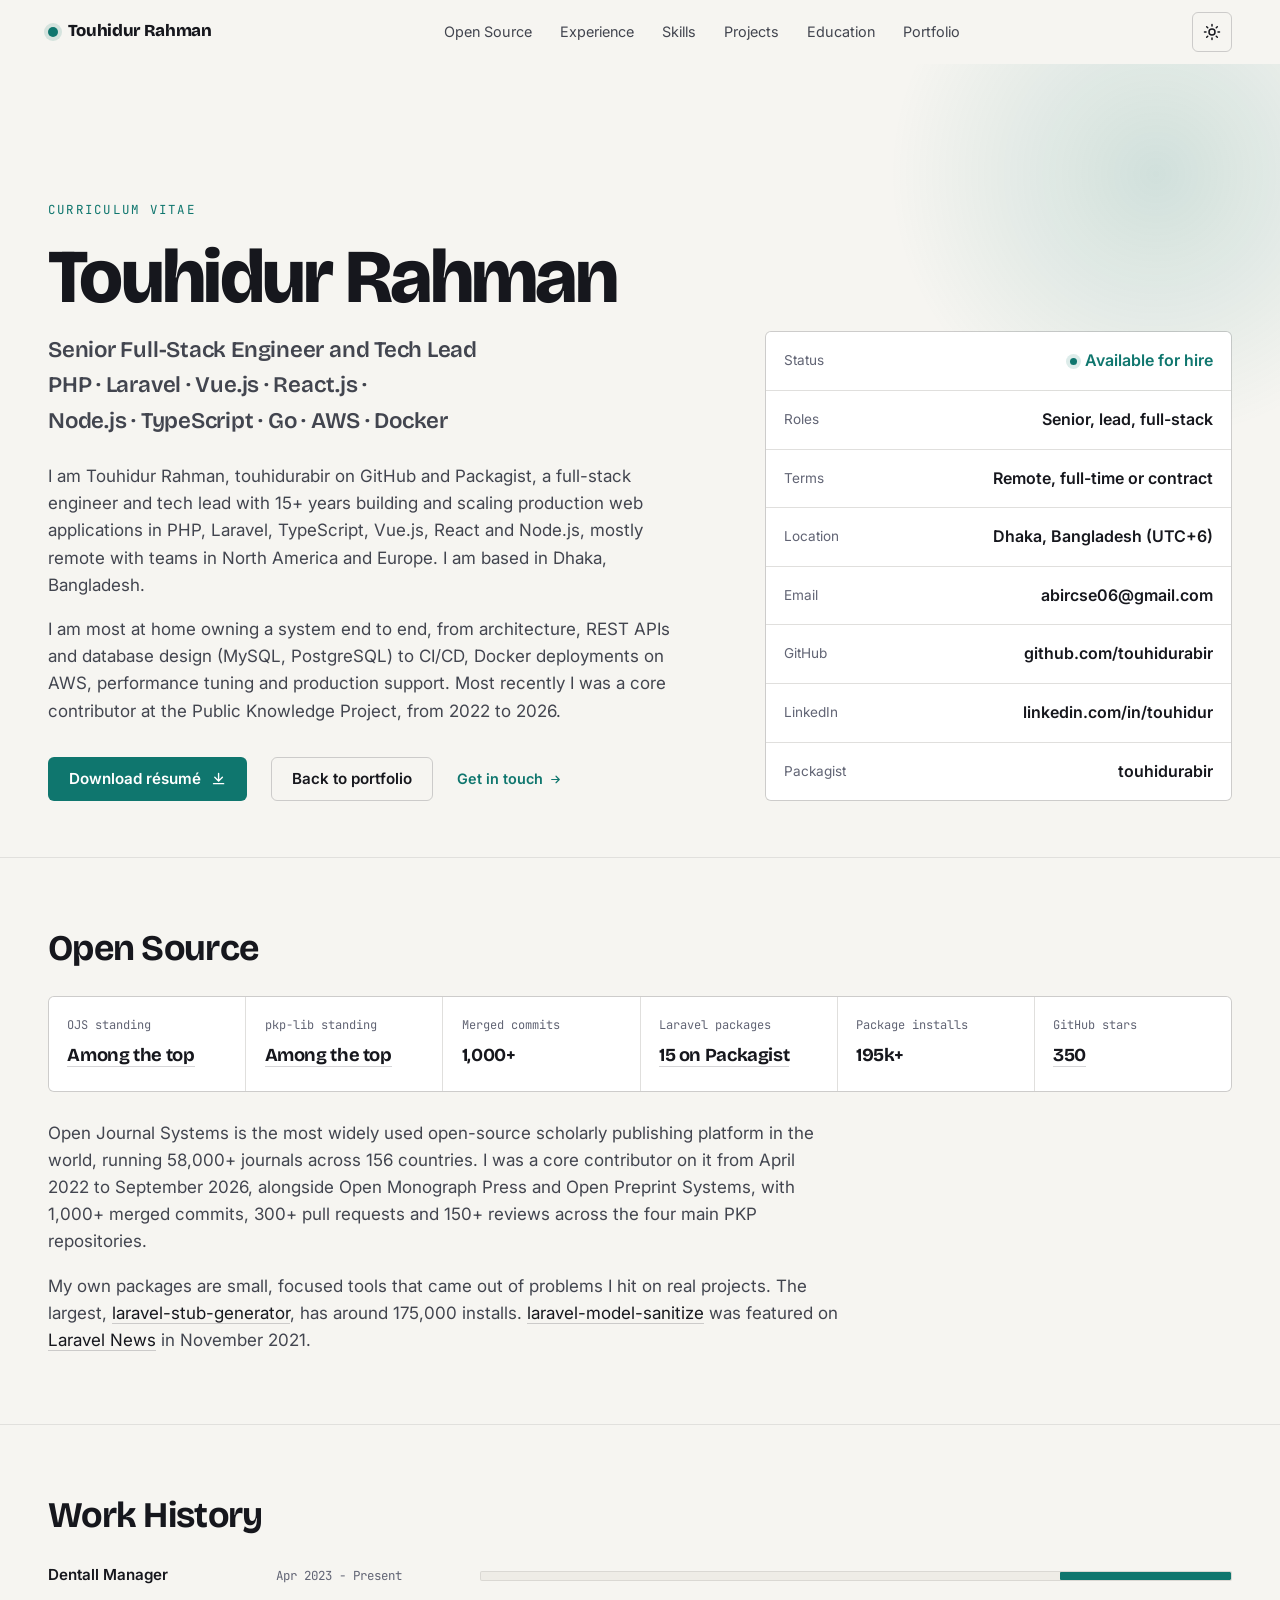
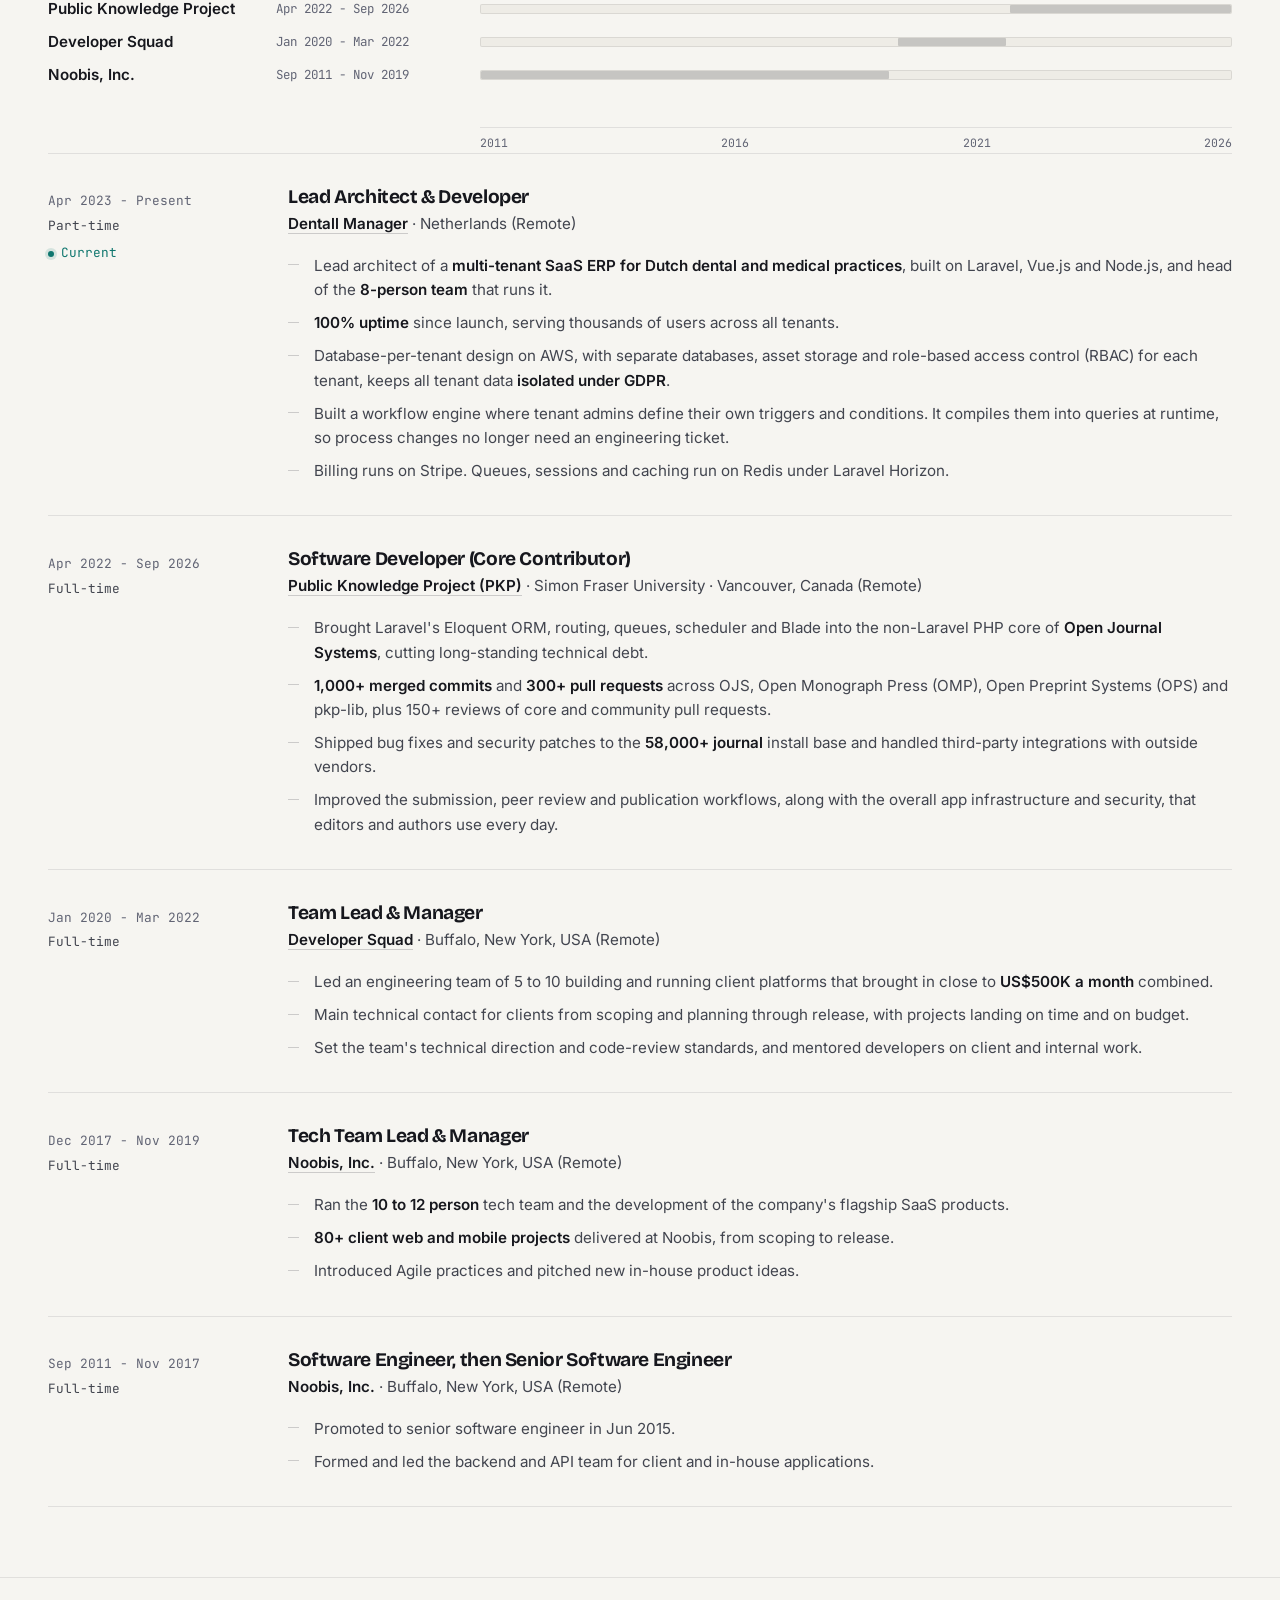
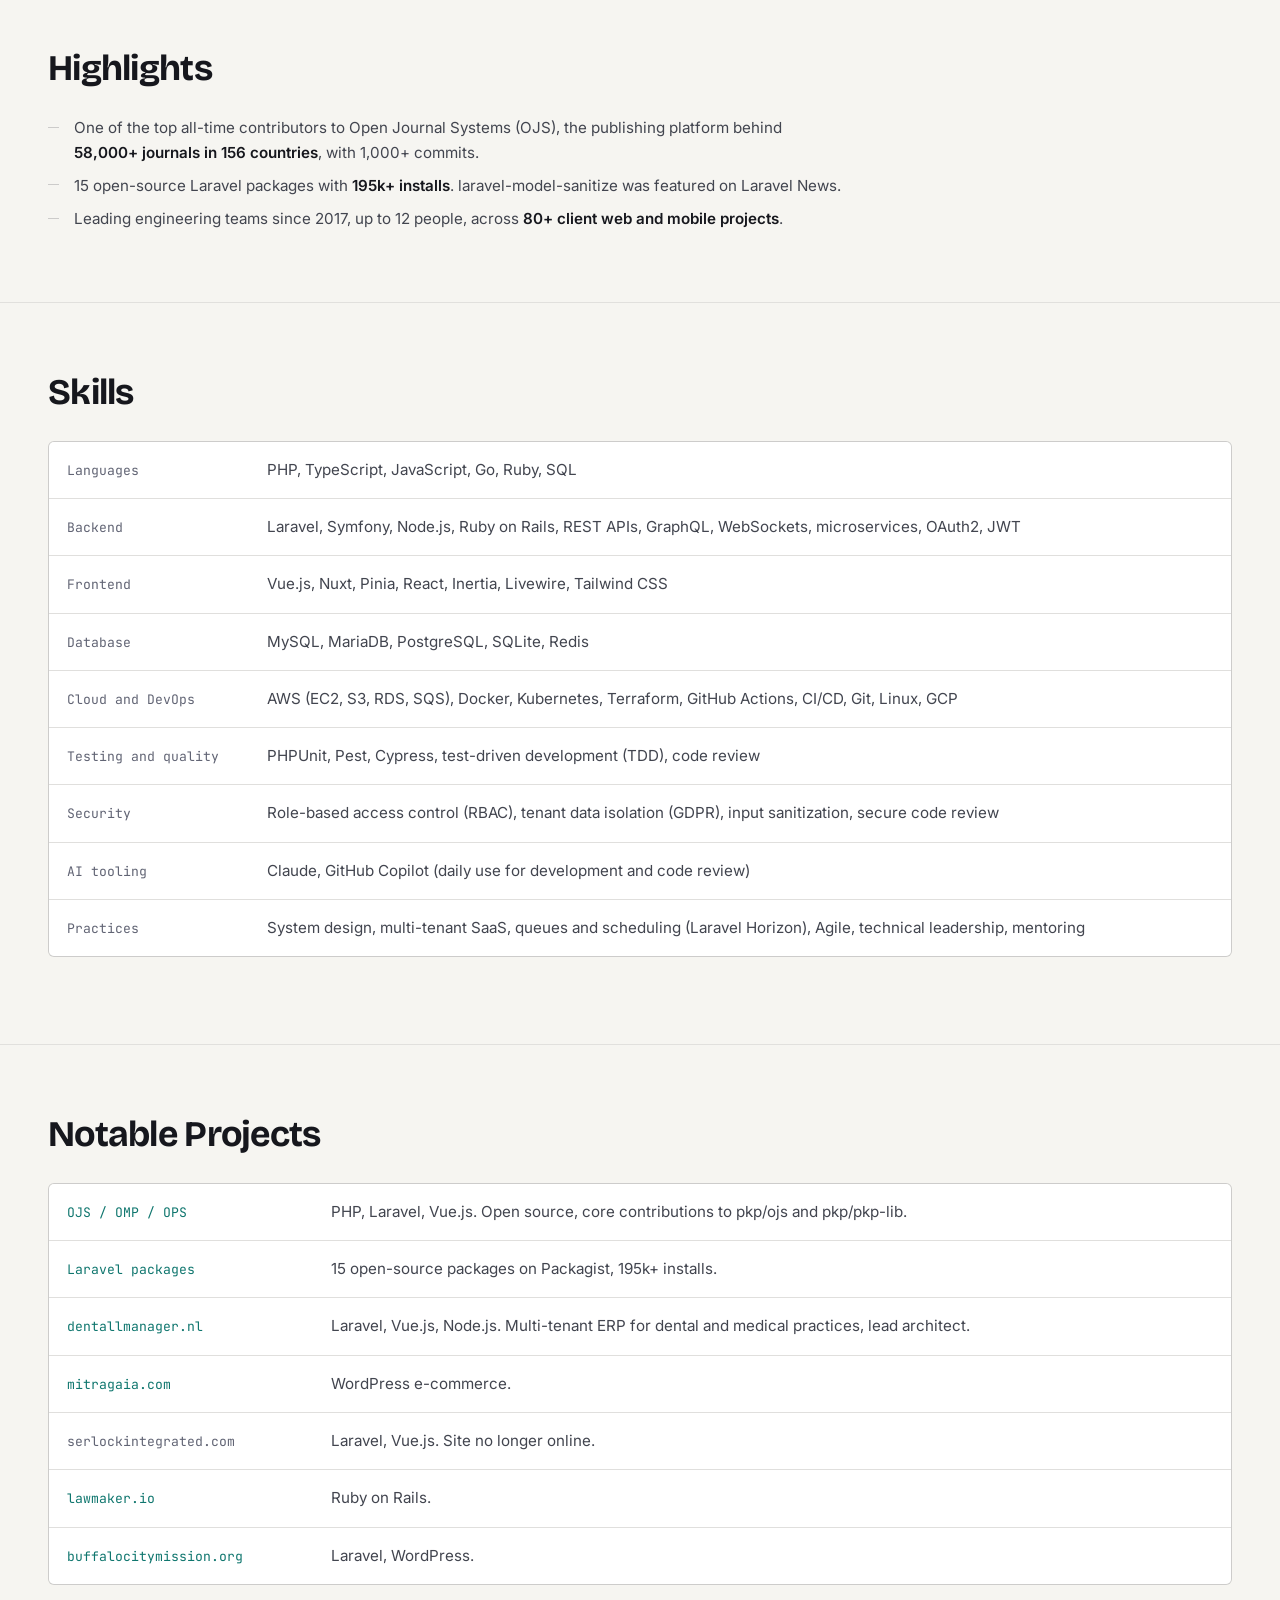
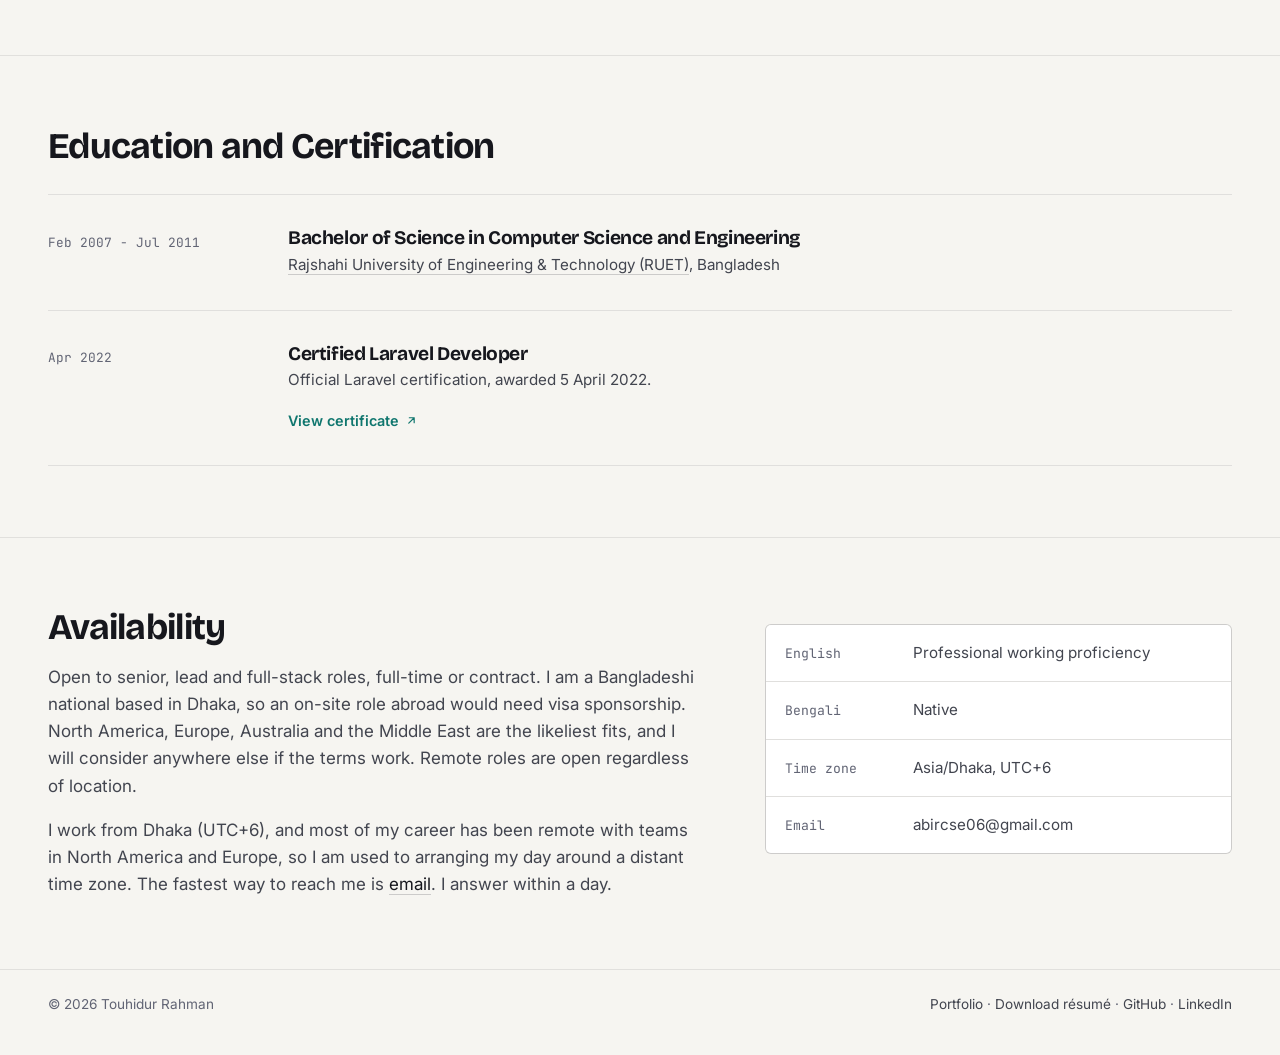
<file: cv.html>
<!doctype html>
<html lang="en">
<head>
	<meta charset="utf-8">
	<meta name="viewport" content="width=device-width, initial-scale=1">
	<meta name="theme-color" content="#0b0c10" media="(prefers-color-scheme: dark)">
	<meta name="theme-color" content="#f6f5f1" media="(prefers-color-scheme: light)">

	<title>CV | Touhidur Rahman | Senior Full-Stack Engineer and Tech Lead</title>

	<meta name="description" content="The full CV of Touhidur Rahman (touhidurabir), senior full-stack engineer and tech lead with 15+ years in PHP, Laravel, Vue.js and Node.js.">
	<meta name="author" content="Touhidur Rahman">
	<meta name="robots" content="index, follow, max-image-preview:large, max-snippet:-1">
	<link rel="canonical" href="https://touhidurabir.github.io/cv.html">
	<meta name="google-site-verification" content="dKxKShrEbEvS8kAWoriZzG3mnbuSflZlJT23rzNKthg">

	<meta property="og:type" content="profile">
	<meta property="og:site_name" content="Touhidur Rahman">
	<meta property="og:title" content="CV | Touhidur Rahman | Senior Full-Stack Engineer and Tech Lead">
	<meta property="og:description" content="The full CV of Touhidur Rahman, senior full-stack engineer and tech lead. 15+ years in PHP, Laravel, Vue.js and Node.js, lead architect at Dentall Manager, core contributor to Open Journal Systems from 2022 to 2026, and 15 Laravel packages with 195k+ installs.">
	<meta property="og:url" content="https://touhidurabir.github.io/cv.html">
	<meta property="og:image" content="https://touhidurabir.github.io/img/og-card.jpg?v=3">
	<meta property="og:image:alt" content="Touhidur Rahman, senior full-stack engineer and tech lead. PHP, Laravel, Vue.js, React.js, Node.js, TypeScript, Go, AWS and Docker. 15+ years building web apps, 1,000+ commits to OJS and the PKP stack, 195k+ installs across 15 Laravel packages.">
	<meta property="og:image:width" content="1200">
	<meta property="og:image:height" content="630">
	<meta property="og:image:type" content="image/jpeg">
	<meta property="profile:first_name" content="Touhidur">
	<meta property="profile:last_name" content="Rahman">
	<meta property="profile:username" content="touhidurabir">

	<meta name="twitter:card" content="summary_large_image">
	<meta name="twitter:title" content="CV | Touhidur Rahman | Senior Full-Stack Engineer and Tech Lead">
	<meta name="twitter:description" content="Senior full-stack engineer and tech lead with 15+ years in PHP, Laravel, Vue.js and Node.js. Core contributor to Open Journal Systems from 2022 to 2026.">
	<meta name="twitter:image" content="https://touhidurabir.github.io/img/og-card.jpg?v=3">

	<link rel="icon" type="image/webp" href="img/me-2.webp?v=2">
	<link rel="apple-touch-icon" href="img/apple-touch-icon.png?v=2">

	<link rel="preconnect" href="https://fonts.googleapis.com">
	<link rel="preconnect" href="https://fonts.gstatic.com" crossorigin>
	<!-- fonts load without blocking first paint; display=swap covers the gap -->
	<link rel="preload" as="style" href="https://fonts.googleapis.com/css2?family=Bricolage+Grotesque:opsz,wght@12..96,600;12..96,700;12..96,800&family=Inter:wght@400;500;600&family=JetBrains+Mono:wght@400;500&display=swap" onload="this.onload=null;this.rel='stylesheet'">
	<noscript><link rel="stylesheet" href="https://fonts.googleapis.com/css2?family=Bricolage+Grotesque:opsz,wght@12..96,600;12..96,700;12..96,800&family=Inter:wght@400;500;600&family=JetBrains+Mono:wght@400;500&display=swap"></noscript>
	<script>
		/* apply a saved theme before first paint to avoid a flash */
		(function () {
			try {
				var t = localStorage.getItem('theme');
				if (t === 'light' || t === 'dark') document.documentElement.setAttribute('data-theme', t);
			} catch (e) {}
		})();
	</script>
	<link rel="stylesheet" href="css/site.css?v=15">
	<link rel="stylesheet" href="css/cv.css?v=6">

	<!-- structured data -->
	<script type="application/ld+json">
	{
		"@context": "https://schema.org",
		"@graph": [
			{
				"@type": "Person",
				"@id": "https://touhidurabir.github.io/#person",
				"name": "Touhidur Rahman",
				"alternateName": ["touhidurabir", "Md. Touhidur Rahman"],
				"jobTitle": "Senior Full-Stack Engineer and Tech Lead",
				"description": "Full-stack engineer and tech lead with 15+ years building and scaling production web applications in PHP, Laravel, TypeScript, Vue.js, React and Node.js. Core contributor to Open Journal Systems at the Public Knowledge Project from 2022 to 2026, and maintainer of 15 open-source Laravel packages with 195k+ installs.",
				"disambiguatingDescription": "Senior full-stack engineer and tech lead based in Dhaka, Bangladesh, known online as touhidurabir. One of the top contributors to Open Journal Systems and author of 15 Laravel packages. Not the GitHub users touhidrahman or touhidurrr.",
				"url": "https://touhidurabir.github.io/",
				"image": "https://touhidurabir.github.io/img/me-1.webp",
				"email": "mailto:abircse06@gmail.com",
				"address": {
					"@type": "PostalAddress",
					"addressLocality": "Dhaka",
					"addressCountry": "BD"
				},
				"nationality": {
					"@type": "Country",
					"name": "Bangladesh"
				},
				"worksFor": {
					"@type": "Organization",
					"name": "Dentall Manager",
					"url": "https://dentallmanager.nl/"
				},
				"alumniOf": [
					{
						"@type": "CollegeOrUniversity",
						"name": "Rajshahi University of Engineering & Technology",
						"url": "https://www.ruet.ac.bd/"
					},
					{
						"@type": "Organization",
						"name": "Public Knowledge Project",
						"url": "https://pkp.sfu.ca/",
						"parentOrganization": {
							"@type": "CollegeOrUniversity",
							"name": "Simon Fraser University",
							"url": "https://www.sfu.ca/"
						}
					},
					{
						"@type": "Organization",
						"name": "Developer Squad",
						"url": "https://developersquad.com/"
					},
					{
						"@type": "Organization",
						"name": "Noobis, Inc.",
						"url": "https://noobis.com/"
					}
				],
				"hasCredential": {
					"@type": "EducationalOccupationalCredential",
					"name": "Certified Laravel Developer",
					"credentialCategory": "certification",
					"dateCreated": "2022-04-05",
					"url": "https://touhidurabir.github.io/files/laravel-certificate.pdf"
				},
				"hasOccupation": {
					"@type": "Occupation",
					"name": "Lead Architect & Developer",
					"occupationLocation": { "@type": "Place", "name": "Netherlands (Remote)" },
					"skills": "Laravel, Vue.js, Node.js, PHP, TypeScript"
				},
				"knowsAbout": [
					"PHP",
					"Laravel",
					"Vue.js",
					"TypeScript",
					"Symfony",
					"Ruby on Rails",
					"Node.js",
					"React",
					"REST API design",
					"GraphQL",
					"Docker",
					"Amazon Web Services",
					"Multi-tenant SaaS architecture",
					"MySQL",
					"PostgreSQL",
					"Redis",
					"Test-driven development",
					"Open source maintenance",
					"Open Journal Systems",
					"Engineering leadership"
				],
				"knowsLanguage": [
					{ "@type": "Language", "name": "English" },
					{ "@type": "Language", "name": "Bengali" }
				],
				"seeks": {
					"@type": "Demand",
					"name": "Remote software engineering roles worldwide, and on-site roles abroad with visa sponsorship"
				},
				"sameAs": [
					"https://github.com/touhidurabir",
					"https://www.linkedin.com/in/touhidur",
					"https://packagist.org/users/touhidurabir/",
					"https://packagist.org/packages/touhidurabir/"
				],
				"mainEntityOfPage": { "@id": "https://touhidurabir.github.io/#profilepage" }
			},
			{
				"@type": "WebPage",
				"@id": "https://touhidurabir.github.io/cv.html#webpage",
				"url": "https://touhidurabir.github.io/cv.html",
				"name": "CV | Touhidur Rahman | Senior Full-Stack Engineer and Tech Lead",
				"inLanguage": "en",
				"dateModified": "2026-11-07",
				"isPartOf": { "@id": "https://touhidurabir.github.io/#website" },
				"about": { "@id": "https://touhidurabir.github.io/#person" },
				"mainEntity": { "@id": "https://touhidurabir.github.io/#person" }
			}
		]
	}
	</script>
</head>

<body>
	<a class="skip-link" href="#main">Skip to content</a>

	<header class="nav" id="nav">
		<div class="wrap">
			<a class="brand" href="index.html" aria-label="Touhidur Rahman, back to portfolio"><span class="dot" aria-hidden="true"></span>Touhidur Rahman</a>
			<nav class="nav-links" aria-label="CV sections">
				<a href="#open-source">Open Source</a>
				<a href="#experience">Experience</a>
				<a href="#skills">Skills</a>
				<a href="#projects">Projects</a>
				<a href="#education">Education</a>
				<a href="index.html">Portfolio</a>
			</nav>
			<div class="nav-right">
				<button class="theme-toggle" type="button" aria-label="Switch to light mode" title="Toggle colour theme">
					<svg class="icon-moon" viewBox="0 0 24 24" fill="none" stroke="currentColor" stroke-width="2" stroke-linecap="round" stroke-linejoin="round" aria-hidden="true"><path d="M21 12.8A9 9 0 1 1 11.2 3a7 7 0 0 0 9.8 9.8z"/></svg>
					<svg class="icon-sun" viewBox="0 0 24 24" fill="none" stroke="currentColor" stroke-width="2" stroke-linecap="round" stroke-linejoin="round" aria-hidden="true"><circle cx="12" cy="12" r="4"/><path d="M12 2v2M12 20v2M4.9 4.9l1.4 1.4M17.7 17.7l1.4 1.4M2 12h2M20 12h2M4.9 19.1l1.4-1.4M17.7 6.3l1.4-1.4"/></svg>
				</button>
				<button class="nav-toggle" type="button" aria-expanded="false" aria-controls="mobile-menu" aria-label="Open menu">
					<svg viewBox="0 0 24 24" fill="none" stroke="currentColor" stroke-width="2" stroke-linecap="round" aria-hidden="true"><path d="M4 7h16M4 12h16M4 17h16"/></svg>
				</button>
			</div>
		</div>
	</header>
	<div class="mobile-menu" id="mobile-menu">
		<a href="#open-source">Open Source</a>
		<a href="#experience">Experience</a>
		<a href="#skills">Skills</a>
		<a href="#projects">Projects</a>
		<a href="#education">Education</a>
		<a href="index.html">Portfolio</a>
		<a href="files/Touhidur_Rahman_Resume.pdf" download="Touhidur_Rahman_Resume.pdf">Download résumé (PDF)</a>
	</div>

	<main id="main">

		<!-- ============ MASTHEAD ============ -->
		<section class="cv-head" id="top">
			<div class="wrap cv-masthead">
				<div>
					<p class="cv-eyebrow">Curriculum Vitae</p>
					<h1>Touhidur Rahman</h1>
					<p class="cv-role">Senior Full-Stack Engineer and Tech Lead <span class="cv-stack">PHP&nbsp;&middot; Laravel&nbsp;&middot; Vue.js&nbsp;&middot; React.js&nbsp;&middot; Node.js&nbsp;&middot; TypeScript&nbsp;&middot; Go&nbsp;&middot; AWS&nbsp;&middot; Docker</span></p>

					<div class="cv-lede">
						<p>I am Touhidur Rahman, touhidurabir on GitHub and Packagist, a full-stack engineer and tech lead with 15+ years building and scaling production web applications in PHP, Laravel, TypeScript, Vue.js, React and Node.js, mostly remote with teams in North America and Europe. I am based in Dhaka, Bangladesh.</p>
						<p>I am most at home owning a system end to end, from architecture, REST APIs and database design (MySQL, PostgreSQL) to CI/CD, Docker deployments on AWS, performance tuning and production support. Most recently I was a core contributor at the Public Knowledge Project, from 2022 to 2026.</p>
					</div>

					<div class="cv-actions">
						<a class="btn btn-primary" href="files/Touhidur_Rahman_Resume.pdf" download="Touhidur_Rahman_Resume.pdf">Download résumé
							<svg viewBox="0 0 24 24" fill="none" stroke="currentColor" stroke-width="2.2" stroke-linecap="round" stroke-linejoin="round" aria-hidden="true"><path d="M12 4v12M6 10l6 6 6-6M4 20h16"/></svg>
						</a>
						<a class="btn btn-ghost" href="index.html">Back to portfolio</a>
						<a class="link-arrow" href="mailto:abircse06@gmail.com">Get in touch
							<svg viewBox="0 0 24 24" fill="none" stroke="currentColor" stroke-width="2.2" stroke-linecap="round" stroke-linejoin="round" aria-hidden="true"><path d="M5 12h14M13 6l6 6-6 6"/></svg>
						</a>
					</div>
				</div>

				<aside class="cv-vitals">
					<div class="contact-links">
						<span class="row"><span class="k">Status</span><span class="v live">Available for hire</span></span>
						<span class="row"><span class="k">Roles</span><span class="v">Senior, lead, full-stack</span></span>
						<span class="row"><span class="k">Terms</span><span class="v">Remote, full-time or contract</span></span>
						<span class="row"><span class="k">Location</span><span class="v">Dhaka, Bangladesh (UTC+6)</span></span>
						<a href="mailto:abircse06@gmail.com"><span class="k">Email</span><span class="v">abircse06@gmail.com</span></a>
						<a href="https://github.com/touhidurabir" target="_blank" rel="noopener"><span class="k">GitHub</span><span class="v">github.com/touhidurabir</span></a>
						<a href="https://www.linkedin.com/in/touhidur" target="_blank" rel="noopener"><span class="k">LinkedIn</span><span class="v">linkedin.com/in/touhidur</span></a>
						<a href="https://packagist.org/packages/touhidurabir/" target="_blank" rel="noopener"><span class="k">Packagist</span><span class="v">touhidurabir</span></a>
					</div>
				</aside>
			</div>
		</section>

		<!-- ============ OPEN SOURCE ============ -->
		<section class="doc" id="open-source">
			<div class="wrap">
				<div class="section-head reveal">
					<div>
						<h2>Open Source</h2>
					</div>
				</div>

				<div class="os-grid reveal">
					<div class="os-cell">
						<div class="k">OJS standing</div>
						<div class="v"><a href="https://github.com/pkp/ojs/graphs/contributors?all=1" target="_blank" rel="noopener">Among the top</a></div>
					</div>
					<div class="os-cell">
						<div class="k">pkp-lib standing</div>
						<div class="v"><a href="https://github.com/pkp/pkp-lib/graphs/contributors?all=1" target="_blank" rel="noopener">Among the top</a></div>
					</div>
					<div class="os-cell">
						<div class="k">Merged commits</div>
						<div class="v">1,000+</div>
					</div>
					<div class="os-cell">
						<div class="k">Laravel packages</div>
						<div class="v"><a href="https://packagist.org/packages/touhidurabir/" target="_blank" rel="noopener">15 on Packagist</a></div>
					</div>
					<div class="os-cell">
						<div class="k">Package installs</div>
						<div class="v">195k+</div>
					</div>
					<div class="os-cell">
						<div class="k">GitHub stars</div>
						<div class="v"><a href="https://github.com/touhidurabir?tab=repositories" target="_blank" rel="noopener">350</a></div>
					</div>
				</div>

				<div class="prose reveal" style="margin-top:1.75rem;max-width:72ch">
					<p>Open Journal Systems is the most widely used open-source scholarly publishing platform in the world, running 58,000+ journals across 156 countries. I was a core contributor on it from April 2022 to September 2026, alongside Open Monograph Press and Open Preprint Systems, with 1,000+ merged commits, 300+ pull requests and 150+ reviews across the four main PKP repositories.</p>
					<p>My own packages are small, focused tools that came out of problems I hit on real projects. The largest, <a href="https://packagist.org/packages/touhidurabir/laravel-stub-generator" target="_blank" rel="noopener">laravel-stub-generator</a>, has around 175,000 installs. <a href="https://packagist.org/packages/touhidurabir/laravel-model-sanitize" target="_blank" rel="noopener">laravel-model-sanitize</a> was featured on <a href="https://laravel-news.com/laravel-model-sanitize" target="_blank" rel="noopener">Laravel News</a> in November 2021.</p>
				</div>
			</div>
		</section>

		<!-- ============ EXPERIENCE ============ -->
		<section class="doc" id="experience">
			<div class="wrap">
				<div class="section-head reveal">
					<div>
						<h2>Work History</h2>
					</div>
				</div>

				<!-- Fifteen years drawn to one scale. PKP and Dentall Manager overlap,
				     which is easier to show than to explain. -->
				<ol class="spans reveal" aria-label="Roles drawn on a shared timeline from 2011 to 2026">
					<li class="span-row">
						<span class="span-org">Dentall Manager</span>
						<span class="span-when">Apr 2023 - Present</span>
						<span class="span-track" aria-hidden="true"><i class="span-bar is-current" style="--l:77.2%;--w:22.8%"></i></span>
					</li>
					<li class="span-row">
						<span class="span-org">Public Knowledge Project</span>
						<span class="span-when">Apr 2022 - Sep 2026</span>
						<span class="span-track" aria-hidden="true"><i class="span-bar" style="--l:70.5%;--w:29.5%"></i></span>
					</li>
					<li class="span-row">
						<span class="span-org">Developer Squad</span>
						<span class="span-when">Jan 2020 - Mar 2022</span>
						<span class="span-track" aria-hidden="true"><i class="span-bar" style="--l:55.6%;--w:14.4%"></i></span>
					</li>
					<li class="span-row">
						<span class="span-org">Noobis, Inc.</span>
						<span class="span-when">Sep 2011 - Nov 2019</span>
						<span class="span-track" aria-hidden="true"><i class="span-bar" style="--l:0%;--w:54.4%"></i></span>
					</li>
				</ol>
				<div class="span-scale" aria-hidden="true">
					<div class="ticks"><span>2011</span><span>2016</span><span>2021</span><span>2026</span></div>
				</div>

				<div class="entries">
					<article class="entry reveal">
						<div class="entry-when">
							<time datetime="2023-04">Apr 2023</time> - Present
							<span class="etype">Part-time</span>
							<span class="now">Current</span>
						</div>
						<div>
							<h3>Lead Architect &amp; Developer</h3>
							<p class="entry-org"><b><a href="https://dentallmanager.nl/" target="_blank" rel="noopener">Dentall Manager</a></b> &middot; Netherlands (Remote)</p>
							<ul class="bullets">
								<li>Lead architect of a <b>multi-tenant SaaS ERP for Dutch dental and medical practices</b>, built on Laravel, Vue.js and Node.js, and head of the <b>8-person team</b> that runs it.</li>
								<li><b>100% uptime</b> since launch, serving thousands of users across all tenants.</li>
								<li>Database-per-tenant design on AWS, with separate databases, asset storage and role-based access control (RBAC) for each tenant, keeps all tenant data <b>isolated under GDPR</b>.</li>
								<li>Built a workflow engine where tenant admins define their own triggers and conditions. It compiles them into queries at runtime, so process changes no longer need an engineering ticket.</li>
								<li>Billing runs on Stripe. Queues, sessions and caching run on Redis under Laravel Horizon.</li>
							</ul>
						</div>
					</article>

					<article class="entry reveal">
						<div class="entry-when">
							<time datetime="2022-04">Apr 2022</time> - <time datetime="2026-09">Sep 2026</time>
							<span class="etype">Full-time</span>
						</div>
						<div>
							<h3>Software Developer (Core Contributor)</h3>
							<p class="entry-org"><b><a href="https://pkp.sfu.ca/" target="_blank" rel="noopener">Public Knowledge Project (PKP)</a></b> &middot; Simon Fraser University &middot; Vancouver, Canada (Remote)</p>
							<ul class="bullets">
								<li>Brought Laravel's Eloquent ORM, routing, queues, scheduler and Blade into the non-Laravel PHP core of <b>Open Journal Systems</b>, cutting long-standing technical debt.</li>
								<li><b>1,000+ merged commits</b> and <b>300+ pull requests</b> across OJS, Open Monograph Press (OMP), Open Preprint Systems (OPS) and pkp-lib, plus 150+ reviews of core and community pull requests.</li>
								<li>Shipped bug fixes and security patches to the <b>58,000+ journal</b> install base and handled third-party integrations with outside vendors.</li>
								<li>Improved the submission, peer review and publication workflows, along with the overall app infrastructure and security, that editors and authors use every day.</li>
							</ul>
						</div>
					</article>

					<article class="entry reveal">
						<div class="entry-when">
							<time datetime="2020-01">Jan 2020</time> - <time datetime="2022-03">Mar 2022</time>
							<span class="etype">Full-time</span>
						</div>
						<div>
							<h3>Team Lead &amp; Manager</h3>
							<p class="entry-org"><b><a href="https://developersquad.com/" target="_blank" rel="noopener">Developer Squad</a></b> &middot; Buffalo, New York, USA (Remote)</p>
							<ul class="bullets">
								<li>Led an engineering team of 5 to 10 building and running client platforms that brought in close to <b>US$500K a month</b> combined.</li>
								<li>Main technical contact for clients from scoping and planning through release, with projects landing on time and on budget.</li>
								<li>Set the team's technical direction and code-review standards, and mentored developers on client and internal work.</li>
							</ul>
						</div>
					</article>

					<article class="entry reveal">
						<div class="entry-when">
							<time datetime="2017-12">Dec 2017</time> - <time datetime="2019-11">Nov 2019</time>
							<span class="etype">Full-time</span>
						</div>
						<div>
							<h3>Tech Team Lead &amp; Manager</h3>
							<p class="entry-org"><b><a href="https://noobis.com/" target="_blank" rel="noopener">Noobis, Inc.</a></b> &middot; Buffalo, New York, USA (Remote)</p>
							<ul class="bullets">
								<li>Ran the <b>10 to 12 person</b> tech team and the development of the company's flagship SaaS products.</li>
								<li><b>80+ client web and mobile projects</b> delivered at Noobis, from scoping to release.</li>
								<li>Introduced Agile practices and pitched new in-house product ideas.</li>
							</ul>
						</div>
					</article>

					<article class="entry reveal">
						<div class="entry-when">
							<time datetime="2011-09">Sep 2011</time> - <time datetime="2017-11">Nov 2017</time>
							<span class="etype">Full-time</span>
						</div>
						<div>
							<h3>Software Engineer, then Senior Software Engineer</h3>
							<p class="entry-org"><b>Noobis, Inc.</b> &middot; Buffalo, New York, USA (Remote)</p>
							<ul class="bullets">
								<li>Promoted to senior software engineer in Jun 2015.</li>
								<li>Formed and led the backend and API team for client and in-house applications.</li>
							</ul>
						</div>
					</article>
				</div>
			</div>
		</section>

		<!-- ============ HIGHLIGHTS ============ -->
		<section class="doc" id="highlights">
			<div class="wrap">
				<div class="section-head reveal">
					<div>
						<h2>Highlights</h2>
					</div>
				</div>
				<ul class="bullets reveal" style="max-width:80ch">
					<li><a href="https://github.com/pkp/ojs/graphs/contributors?all=1" target="_blank" rel="noopener">One of the top all-time contributors</a> to Open Journal Systems (OJS), the publishing platform behind <b>58,000+ journals in 156 countries</b>, with 1,000+ commits.</li>
					<li><a href="https://packagist.org/packages/touhidurabir/" target="_blank" rel="noopener">15 open-source Laravel packages</a> with <b>195k+ installs</b>. laravel-model-sanitize was <a href="https://laravel-news.com/laravel-model-sanitize" target="_blank" rel="noopener">featured on Laravel News</a>.</li>
					<li>Leading engineering teams since 2017, up to 12 people, across <b>80+ client web and mobile projects</b>.</li>
				</ul>
			</div>
		</section>

		<!-- ============ SKILLS ============ -->
		<section class="doc" id="skills">
			<div class="wrap">
				<div class="section-head reveal">
					<div>
						<h2>Skills</h2>
					</div>
				</div>
				<dl class="deflist reveal">
					<div>
						<dt>Languages</dt>
						<dd>PHP, TypeScript, JavaScript, Go, Ruby, SQL</dd>
					</div>
					<div>
						<dt>Backend</dt>
						<dd>Laravel, Symfony, Node.js, Ruby on Rails, REST APIs, GraphQL, WebSockets, microservices, OAuth2, JWT</dd>
					</div>
					<div>
						<dt>Frontend</dt>
						<dd>Vue.js, Nuxt, Pinia, React, Inertia, Livewire, Tailwind CSS</dd>
					</div>
					<div>
						<dt>Database</dt>
						<dd>MySQL, MariaDB, PostgreSQL, SQLite, Redis</dd>
					</div>
					<div>
						<dt>Cloud and DevOps</dt>
						<dd>AWS (EC2, S3, RDS, SQS), Docker, Kubernetes, Terraform, GitHub Actions, CI/CD, Git, Linux, GCP</dd>
					</div>
					<div>
						<dt>Testing and quality</dt>
						<dd>PHPUnit, Pest, Cypress, test-driven development (TDD), code review</dd>
					</div>
					<div>
						<dt>Security</dt>
						<dd>Role-based access control (RBAC), tenant data isolation (GDPR), input sanitization, secure code review</dd>
					</div>
					<div>
						<dt>AI tooling</dt>
						<dd>Claude, GitHub Copilot (daily use for development and code review)</dd>
					</div>
					<div>
						<dt>Practices</dt>
						<dd>System design, multi-tenant SaaS, queues and scheduling (Laravel Horizon), Agile, technical leadership, mentoring</dd>
					</div>
				</dl>
			</div>
		</section>

		<!-- ============ PROJECTS ============ -->
		<section class="doc" id="projects">
			<div class="wrap">
				<div class="section-head reveal">
					<div>
						<h2>Notable Projects</h2>
					</div>
				</div>
				<div class="deflist is-wide reveal">
					<div>
						<div class="t"><a href="https://github.com/pkp/ojs" target="_blank" rel="noopener">OJS / OMP / OPS</a></div>
						<div class="d">PHP, Laravel, Vue.js. Open source, core contributions to pkp/ojs and pkp/pkp-lib.</div>
					</div>
					<div>
						<div class="t"><a href="https://packagist.org/packages/touhidurabir/" target="_blank" rel="noopener">Laravel packages</a></div>
						<div class="d">15 open-source packages on Packagist, 195k+ installs.</div>
					</div>
					<div>
						<div class="t"><a href="https://dentallmanager.nl/" target="_blank" rel="noopener">dentallmanager.nl</a></div>
						<div class="d">Laravel, Vue.js, Node.js. Multi-tenant ERP for dental and medical practices, lead architect.</div>
					</div>
					<div>
						<div class="t"><a href="https://mitragaia.com/" target="_blank" rel="noopener">mitragaia.com</a></div>
						<div class="d">WordPress e-commerce.</div>
					</div>
					<div>
						<div class="t">serlockintegrated.com</div>
						<div class="d">Laravel, Vue.js. Site no longer online.</div>
					</div>
					<div>
						<div class="t"><a href="https://lawmaker.io" target="_blank" rel="noopener">lawmaker.io</a></div>
						<div class="d">Ruby on Rails.</div>
					</div>
					<div>
						<div class="t"><a href="https://www.buffalocitymission.org/" target="_blank" rel="noopener">buffalocitymission.org</a></div>
						<div class="d">Laravel, WordPress.</div>
					</div>
				</div>
			</div>
		</section>

		<!-- ============ EDUCATION ============ -->
		<section class="doc" id="education">
			<div class="wrap">
				<div class="section-head reveal">
					<div>
						<h2>Education and Certification</h2>
					</div>
				</div>
				<div class="entries">
					<article class="entry reveal">
						<div class="entry-when"><time datetime="2007-02">Feb 2007</time> - <time datetime="2011-07">Jul 2011</time></div>
						<div>
							<h3>Bachelor of Science in Computer Science and Engineering</h3>
							<p class="entry-org"><a href="https://www.ruet.ac.bd/" target="_blank" rel="noopener">Rajshahi University of Engineering &amp; Technology (RUET)</a>, Bangladesh</p>
						</div>
					</article>
					<article class="entry reveal">
						<div class="entry-when"><time datetime="2022-04-05">Apr 2022</time></div>
						<div>
							<h3>Certified Laravel Developer</h3>
							<p class="entry-org">Official Laravel certification, awarded 5 April 2022.</p>
							<a class="link-arrow" href="files/laravel-certificate.pdf" target="_blank" rel="noopener">View certificate
								<svg viewBox="0 0 24 24" fill="none" stroke="currentColor" stroke-width="2.2" stroke-linecap="round" stroke-linejoin="round" aria-hidden="true"><path d="M7 17L17 7M8 7h9v9"/></svg>
							</a>
						</div>
					</article>
				</div>
			</div>
		</section>

		<!-- ============ LANGUAGES AND AVAILABILITY ============ -->
		<section class="doc" id="availability">
			<div class="wrap">
				<div class="cv-close">
					<div class="reveal">
						<h2 class="section-title">Availability</h2>
						<div class="prose" style="margin-top:1rem">
							<p>Open to senior, lead and full-stack roles, full-time or contract. I am a Bangladeshi national based in Dhaka, so an on-site role abroad would need visa sponsorship. North America, Europe, Australia and the Middle East are the likeliest fits, and I will consider anywhere else if the terms work. Remote roles are open regardless of location.</p>
							<p>I work from Dhaka (UTC+6), and most of my career has been remote with teams in North America and Europe, so I am used to arranging my day around a distant time zone. The fastest way to reach me is <a href="mailto:abircse06@gmail.com">email</a>. I answer within a day.</p>
						</div>
					</div>
					<div class="reveal" data-delay="1">
						<dl class="deflist is-compact">
							<div>
								<dt>English</dt>
								<dd>Professional working proficiency</dd>
							</div>
							<div>
								<dt>Bengali</dt>
								<dd>Native</dd>
							</div>
							<div>
								<dt>Time zone</dt>
								<dd>Asia/Dhaka, UTC+6</dd>
							</div>
							<div>
								<dt>Email</dt>
								<dd><a href="mailto:abircse06@gmail.com">abircse06@gmail.com</a></dd>
							</div>
						</dl>
					</div>
				</div>
				<p class="print-only">Touhidur Rahman &middot; Senior Full-Stack Engineer and Tech Lead &middot; PHP, Laravel, Vue.js, React.js, Node.js, TypeScript, Go, AWS, Docker &middot; abircse06@gmail.com &middot; Live CV at https://touhidurabir.github.io/cv.html &middot; github.com/touhidurabir &middot; linkedin.com/in/touhidur</p>
			</div>
		</section>
	</main>

	<footer class="site-foot">
		<div class="wrap">
			<span>&copy; 2026 Touhidur Rahman</span>
			<span><a href="index.html">Portfolio</a> &middot; <a href="files/Touhidur_Rahman_Resume.pdf" download="Touhidur_Rahman_Resume.pdf">Download résumé</a> &middot; <a href="https://github.com/touhidurabir" target="_blank" rel="noopener">GitHub</a> &middot; <a href="https://www.linkedin.com/in/touhidur" target="_blank" rel="noopener">LinkedIn</a></span>
		</div>
	</footer>

	<script src="js/site.js?v=5" defer></script>
</body>
</html>
</file>
<file: css/site.css>
/* ==========================================================================
   touhidurabir.github.io, site.css
   Dark editorial layout. One accent (teal). Thin rules, small radii,
   monospace labels, large display type. No decorative shadows.
   ========================================================================== */

:root {
  --bg: #0b0c10;
  --bg-2: #101117;
  --bg-3: #15161e;
  --line: rgba(255, 255, 255, 0.08);
  --line-strong: rgba(255, 255, 255, 0.16);
  --text: #ececf1;
  --muted: #a4a7b5;
  --faint: #8a8d9c;
  --accent: #14b8a6;             /* fills: buttons, dots, bars */
  --accent-fg: #2dd4bf;          /* accent used as text; darker in light mode */
  --accent-hover: #2dd4bf;
  --accent-ink: #062b27;
  --accent-soft: rgba(45, 212, 191, 0.14);
  --glow: rgba(20, 184, 166, 0.16);
  --nav-bg: rgba(11, 12, 16, 0.78);
  --menu-bg: rgba(11, 12, 16, 0.96);
  --portrait-fade: rgba(11, 12, 16, 0.9);
  --grain-opacity: 0.35;
  --img-filter: saturate(0.9);
  color-scheme: dark;

  --font-display: "Bricolage Grotesque", "Inter", system-ui, sans-serif;
  --font-body: "Inter", system-ui, -apple-system, "Segoe UI", sans-serif;
  --font-mono: "JetBrains Mono", ui-monospace, SFMono-Regular, Menlo, monospace;

  --radius: 6px;
  --radius-lg: 10px;
  --gutter: clamp(1.25rem, 4vw, 3rem);
  --max: 1200px;
  --nav-h: 64px;

  --ease: cubic-bezier(0.22, 1, 0.36, 1);
}


/* ---- light theme ----
   Applied when the user picks light, or when the system prefers light and
   the user has not chosen. Same tokens, warmer paper surfaces. */
[data-theme="light"] {
  --bg: #f6f5f1;
  --bg-2: #ffffff;
  --bg-3: #eeece6;
  --line: rgba(20, 20, 30, 0.09);
  --line-strong: rgba(20, 20, 30, 0.18);
  --text: #16171d;
  --muted: #42454f;
  --faint: #616474;
  --accent: #0f766e;
  --accent-fg: #0f766e;
  --accent-hover: #115e59;
  --accent-ink: #ffffff;
  --accent-soft: rgba(15, 118, 110, 0.14);
  --glow: rgba(15, 118, 110, 0.16);
  --nav-bg: rgba(246, 245, 241, 0.82);
  --menu-bg: rgba(246, 245, 241, 0.97);
  --portrait-fade: rgba(246, 245, 241, 0.92);
  --grain-opacity: 0.5;
  color-scheme: light;
}
@media (prefers-color-scheme: light) {
  :root:not([data-theme="dark"]) {
    --bg: #f6f5f1;
    --bg-2: #ffffff;
    --bg-3: #eeece6;
    --line: rgba(20, 20, 30, 0.09);
    --line-strong: rgba(20, 20, 30, 0.18);
    --text: #16171d;
    --muted: #42454f;
    --faint: #616474;
    --accent: #0f766e;
    --accent-fg: #0f766e;
    --accent-hover: #115e59;
    --accent-ink: #ffffff;
    --accent-soft: rgba(15, 118, 110, 0.14);
    --glow: rgba(15, 118, 110, 0.16);
    --nav-bg: rgba(246, 245, 241, 0.82);
    --menu-bg: rgba(246, 245, 241, 0.97);
    --portrait-fade: rgba(246, 245, 241, 0.92);
    --grain-opacity: 0.5;
    color-scheme: light;
  }
}

*,
*::before,
*::after { box-sizing: border-box; }

html {
  scroll-behavior: smooth;
  scroll-padding-top: calc(var(--nav-h) + 16px);
  -webkit-text-size-adjust: 100%;
}

body {
  margin: 0;
  background: var(--bg);
  color: var(--text);
  transition: background-color 0.3s, color 0.3s;
  font-family: var(--font-body);
  font-size: 1rem;
  line-height: 1.6;
  -webkit-font-smoothing: antialiased;
  overflow-x: hidden;
}

/* subtle grain so large dark areas do not band */
body::before {
  content: "";
  position: fixed;
  inset: 0;
  z-index: 0;
  pointer-events: none;
  opacity: var(--grain-opacity);
  mix-blend-mode: overlay;
  background-image: url("data:image/svg+xml,%3Csvg xmlns='http://www.w3.org/2000/svg' width='160' height='160'%3E%3Cfilter id='n'%3E%3CfeTurbulence type='fractalNoise' baseFrequency='0.9' numOctaves='2' stitchTiles='stitch'/%3E%3CfeColorMatrix values='0 0 0 0 1 0 0 0 0 1 0 0 0 0 1 0 0 0 0.05 0'/%3E%3C/filter%3E%3Crect width='100%25' height='100%25' filter='url(%23n)'/%3E%3C/svg%3E");
}

img { max-width: 100%; display: block; }
a { color: inherit; text-decoration: none; }
a:hover { color: var(--accent-fg); }
ul { margin: 0; padding: 0; list-style: none; }
h1, h2, h3, h4 { margin: 0; font-family: var(--font-display); font-weight: 700; letter-spacing: -0.02em; line-height: 1.1; }
p { margin: 0; }
p + p { margin-top: 1em; }
strong { color: var(--text); font-weight: 600; }

:focus-visible {
  outline: 2px solid var(--accent);
  outline-offset: 3px;
  border-radius: 2px;
}

.skip-link {
  position: absolute;
  left: 1rem;
  top: -100px;
  z-index: 1000;
  padding: 0.5rem 0.75rem;
  background: var(--accent);
  color: var(--accent-ink);
  border-radius: var(--radius);
  font-weight: 600;
}
.skip-link:focus { top: 1rem; }

.wrap {
  width: min(100% - 2 * var(--gutter), var(--max));
  margin-inline: auto;
  position: relative;
  z-index: 1;
}

.section { padding-block: clamp(4rem, 9vw, 7.5rem); }
.section + .section { border-top: 1px solid var(--line); }

/* ---- type utilities ---- */
.section-head {
  display: grid;
  grid-template-columns: 1fr;
  gap: 1rem;
  margin-bottom: clamp(2rem, 4vw, 3.5rem);
}
@media (min-width: 900px) {
  .section-head { grid-template-columns: minmax(0, 7fr) minmax(0, 5fr); align-items: end; }
}
.section-head h2,
.section-title {
  font-size: clamp(2rem, 4.5vw, 3.25rem);
}
.section-head .lede {
  color: var(--muted);
  font-size: 1.0625rem;
  max-width: 44ch;
}
.mono { font-family: var(--font-mono); }
.muted { color: var(--muted); }
.num { font-variant-numeric: tabular-nums; }

/* ---- buttons ---- */
.btn {
  display: inline-flex;
  align-items: center;
  gap: 0.6rem;
  padding: 0.85rem 1.25rem;
  border-radius: var(--radius);
  font-weight: 600;
  font-size: 0.95rem;
  line-height: 1;
  border: 1px solid transparent;
  transition: transform 0.25s var(--ease), background 0.25s, border-color 0.25s, color 0.25s;
  white-space: nowrap;
}
.btn:hover { transform: translateY(-1px); }
.btn-primary { background: var(--accent); color: var(--accent-ink); }
.btn-primary:hover { background: var(--accent-hover); color: var(--accent-ink); }
.btn-ghost { border-color: var(--line-strong); color: var(--text); }
.btn-ghost:hover { border-color: var(--accent-fg); color: var(--accent-fg); }
.btn svg { width: 1em; height: 1em; }

.link-arrow {
  display: inline-flex;
  align-items: center;
  gap: 0.4rem;
  font-weight: 600;
  font-size: 0.9rem;
  color: var(--accent-fg);
}
.link-arrow svg { width: 0.9em; height: 0.9em; transition: transform 0.25s var(--ease); }
.link-arrow:hover svg { transform: translateX(3px); }

/* ---- nav ---- */
.nav {
  position: sticky;
  top: 0;
  z-index: 100;
  height: var(--nav-h);
  border-bottom: 1px solid transparent;
  transition: background 0.3s, border-color 0.3s;
}
.nav.is-scrolled {
  background: var(--nav-bg);
  -webkit-backdrop-filter: blur(14px) saturate(140%);
  backdrop-filter: blur(14px) saturate(140%);
  border-bottom-color: var(--line);
}
.nav .wrap {
  height: 100%;
  display: flex;
  align-items: center;
  justify-content: space-between;
  gap: 1rem;
}
.brand {
  display: inline-flex;
  align-items: center;
  gap: 0.6rem;
  font-family: var(--font-display);
  font-weight: 800;
  font-size: 1.05rem;
  letter-spacing: -0.02em;
}
.brand .dot {
  width: 10px;
  height: 10px;
  border-radius: 50%;
  background: var(--accent);
  box-shadow: 0 0 0 4px var(--accent-soft);
}
.nav-links {
  display: none;
  /* tightens on narrow desktops so the CV button and toggle keep their gutter */
  gap: clamp(1.1rem, 2.4vw, 1.75rem);
  font-size: 0.9rem;
  color: var(--muted);
}
.nav-links a { position: relative; padding-block: 0.25rem; }
.nav-links a::after {
  content: "";
  position: absolute;
  left: 0; right: 0; bottom: -2px;
  height: 1px;
  background: var(--accent);
  transform: scaleX(0);
  transform-origin: left;
  transition: transform 0.3s var(--ease);
}
.nav-links a:hover, .nav-links a.is-active { color: var(--text); }
.nav-links a.is-active::after, .nav-links a:hover::after { transform: scaleX(1); }
.nav-cta {
  display: none;
  align-items: center;
  gap: 0.4rem;
  height: 40px;
  padding-inline: 0.95rem;
  border: 1px solid var(--line-strong);
  border-radius: var(--radius);
  font-size: 0.85rem;
  font-weight: 600;
  color: var(--text);
  white-space: nowrap;
  transition: border-color 0.25s, color 0.25s;
}
.nav-cta:hover { border-color: var(--accent-fg); color: var(--accent-fg); }
.nav-cta svg { width: 0.9em; height: 0.9em; }
.nav-toggle {
  display: inline-flex;
  align-items: center;
  justify-content: center;
  width: 40px; height: 40px;
  border: 1px solid var(--line-strong);
  border-radius: var(--radius);
  background: transparent;
  color: var(--text);
  cursor: pointer;
}
.nav-toggle svg { width: 20px; height: 20px; }
.nav-right { display: flex; align-items: center; gap: 0.6rem; }
.theme-toggle {
  display: inline-flex;
  align-items: center;
  justify-content: center;
  width: 40px; height: 40px;
  border: 1px solid var(--line-strong);
  border-radius: var(--radius);
  background: transparent;
  color: var(--text);
  cursor: pointer;
  transition: border-color 0.2s, color 0.2s;
}
.theme-toggle:hover { border-color: var(--accent); color: var(--accent-fg); }
.theme-toggle svg { width: 18px; height: 18px; }
.theme-toggle .icon-sun { display: none; }
[data-theme="light"] .theme-toggle .icon-sun { display: block; }
[data-theme="light"] .theme-toggle .icon-moon { display: none; }
@media (prefers-color-scheme: light) {
  :root:not([data-theme="dark"]) .theme-toggle .icon-sun { display: block; }
  :root:not([data-theme="dark"]) .theme-toggle .icon-moon { display: none; }
}
@media (min-width: 900px) {
  .nav-links { display: flex; }
  .nav-cta { display: inline-flex; }
  .nav-toggle { display: none; }
}
.mobile-menu {
  position: fixed;
  inset: var(--nav-h) 0 auto 0;
  z-index: 99;
  background: var(--menu-bg);
  -webkit-backdrop-filter: blur(14px);
  backdrop-filter: blur(14px);
  border-bottom: 1px solid var(--line);
  padding: 1rem var(--gutter) 1.5rem;
  display: grid;
  gap: 0.25rem;
  transform: translateY(-8px);
  opacity: 0;
  visibility: hidden;
  transition: opacity 0.25s, transform 0.25s var(--ease), visibility 0.25s;
}
.mobile-menu.is-open { opacity: 1; visibility: visible; transform: none; }
.mobile-menu a {
  padding: 0.75rem 0;
  border-bottom: 1px solid var(--line);
  font-size: 1.05rem;
}
.mobile-menu a:last-child { border-bottom: 0; }

/* ---- hero ---- */
.hero {
  position: relative;
  padding-block: clamp(3rem, 8vw, 6rem) clamp(3rem, 6vw, 5rem);
  overflow: hidden;
}
.hero::before {
  /* single soft accent glow, top-right */
  content: "";
  position: absolute;
  right: -20vw;
  top: -30vh;
  width: 70vw;
  height: 70vw;
  max-width: 900px;
  max-height: 900px;
  background: radial-gradient(closest-side, var(--glow), transparent 70%);
  pointer-events: none;
}
.hero-grid {
  display: grid;
  gap: 2.5rem;
  align-items: center;
}
@media (min-width: 900px) {
  .hero-grid { grid-template-columns: minmax(0, 7fr) minmax(0, 5fr); gap: 4rem; }
}
.hero-kicker {
  font-weight: 600;
  color: var(--muted);
  font-size: 1rem;
}
.hero h1 {
  font-size: clamp(2.6rem, 7vw, 5.5rem);
  font-weight: 800;
  letter-spacing: -0.035em;
  line-height: 0.98;
  margin-top: 0.75rem;
  text-wrap: balance;
}
.hero h1 em {
  font-style: normal;
  color: var(--accent-fg);
}
.hero-stack {
  margin-top: 1rem;
  font-family: var(--font-display);
  font-weight: 600;
  font-size: clamp(1.05rem, 2.2vw, 1.4rem);
  color: var(--muted);
  letter-spacing: -0.01em;
  text-wrap: balance;
}
.hero-sub {
  margin-top: 1.5rem;
  color: var(--muted);
  font-size: clamp(1.05rem, 1.4vw, 1.2rem);
  max-width: 54ch;
}
.hero-actions {
  margin-top: 2rem;
  display: flex;
  flex-wrap: wrap;
  gap: 0.75rem 1rem;
  align-items: center;
}
.hero-meta {
  margin-top: 2rem;
  display: flex;
  flex-wrap: wrap;
  gap: 0.5rem 1.5rem;
  font-size: 0.9rem;
  color: var(--faint);
}
.hero-meta .live {
  display: inline-flex;
  align-items: center;
  gap: 0.5rem;
  color: var(--muted);
}
.hero-meta .live::before {
  content: "";
  width: 8px; height: 8px;
  border-radius: 50%;
  background: #37d67a;
  box-shadow: 0 0 0 4px rgba(55, 214, 122, 0.18);
}

.portrait {
  position: relative;
  justify-self: center;
  width: min(100%, 320px);
  aspect-ratio: 4 / 5;
  border-radius: var(--radius-lg);
  overflow: hidden;
  border: 1px solid var(--line-strong);
  background: var(--bg-2);
}
.portrait img {
  width: 100%; height: 100%;
  object-fit: cover;
  object-position: center 20%;
  filter: saturate(0.85) contrast(1.05);
}
.portrait::after {
  content: "";
  position: absolute; inset: 0;
  background: linear-gradient(180deg, transparent 55%, var(--portrait-fade) 100%);
}
.portrait-tag {
  position: absolute;
  left: 1rem; right: 1rem; bottom: 1rem;
  z-index: 1;
  font-size: 0.85rem;
  color: var(--muted);
  display: flex;
  justify-content: space-between;
  gap: 1rem;
}
.portrait-tag b { color: var(--text); font-weight: 600; }
.rotator {
  margin-top: 1rem;
  font-family: var(--font-mono);
  font-size: 0.9rem;
  color: var(--muted);
  display: flex;
  gap: 0.6rem;
  align-items: baseline;
}
.rotator .caret {
  display: inline-block;
  width: 0.55em; height: 1em;
  background: var(--accent);
  vertical-align: -0.15em;
  animation: blink 1s steps(1) infinite;
}
@keyframes blink { 50% { opacity: 0; } }
.rotator .word { color: var(--text); }
.rotator.is-done .caret { animation: none; opacity: 0; }
.rotator.is-paused .caret { animation: none; }
.rotator-toggle[hidden] { display: none; }
.rotator-toggle {
  align-self: center;
  display: inline-flex; align-items: center; justify-content: center;
  width: 28px; height: 28px; margin-left: 0.25rem;
  border: 1px solid var(--line-strong); border-radius: 999px;
  background: transparent; color: var(--muted); cursor: pointer;
}
.rotator-toggle:hover { color: var(--accent-fg); border-color: var(--accent-fg); }
.rotator-toggle svg { width: 12px; height: 12px; }
.rotator-toggle .i-play,
.rotator-toggle[aria-pressed="true"] .i-pause { display: none; }
.rotator-toggle[aria-pressed="true"] .i-play { display: block; }

/* stat strip */
.stats {
  margin-top: clamp(3rem, 6vw, 5rem);
  display: grid;
  grid-template-columns: repeat(2, 1fr);
  border-top: 1px solid var(--line);
  border-left: 1px solid var(--line);
}
@media (min-width: 720px) { .stats { grid-template-columns: repeat(4, 1fr); } }
.stat {
  padding: 1.5rem 1.25rem;
  border-right: 1px solid var(--line);
  border-bottom: 1px solid var(--line);
}
.stat .val {
  font-family: var(--font-display);
  font-weight: 800;
  font-size: clamp(2rem, 4vw, 3rem);
  letter-spacing: -0.03em;
  line-height: 1;
}
.stat .val sup { font-size: 0.5em; color: var(--accent-fg); vertical-align: 0.6em; margin-left: 0.05em; }
.stat .lbl { margin-top: 0.5rem; color: var(--muted); font-size: 0.9rem; }


/* ---- about ---- */
.about-grid {
  display: grid;
  gap: 2.5rem;
}
@media (min-width: 900px) {
  .about-grid { grid-template-columns: minmax(0, 5fr) minmax(0, 7fr); gap: 4rem; }
}
.pull {
  margin-top: 1.25rem;
  font-size: 1.15rem;
  line-height: 1.55;
  color: var(--muted);
  max-width: 34ch;
}
.prose { color: var(--muted); font-size: 1.0625rem; }
.prose a { color: var(--text); border-bottom: 1px solid var(--line-strong); }
.prose a:hover { color: var(--accent-fg); border-color: var(--accent-fg); }
.facts {
  margin-top: 2rem;
  max-width: 34rem;
  display: grid;
  grid-template-columns: repeat(2, 1fr);
  gap: 1px;
  background: var(--line);
  border: 1px solid var(--line);
  border-radius: var(--radius);
  overflow: hidden;
}
.facts li { background: var(--bg-2); padding: 1rem 1.1rem; }
.facts .k { font-size: 0.8rem; color: var(--faint); }
.facts .v { margin-top: 0.3rem; font-weight: 600; }
.facts .v a { color: var(--accent-fg); }

/* ---- cards ---- */
.card {
  background: var(--bg-2);
  border: 1px solid var(--line);
  border-radius: var(--radius-lg);
  padding: clamp(1.25rem, 2.5vw, 2rem);
  transition: border-color 0.3s, transform 0.3s var(--ease);
}
.card:hover { border-color: var(--line-strong); }
.card h3 { font-size: 1.25rem; }
.card .prose { font-size: 1rem; }

/* open source bento */
.bento {
  display: grid;
  gap: 1rem;
}
@media (min-width: 900px) {
  .bento { grid-template-columns: repeat(12, 1fr); }
  .bento .span-7 { grid-column: span 7; }
  .bento .span-5 { grid-column: span 5; }
}
.card-tag {
  display: inline-block;
  font-size: 0.85rem;
  font-weight: 600;
  color: var(--accent-fg);
  margin-bottom: 0.75rem;
}
.card-foot { margin-top: 1.5rem; }
.pkgs { margin-top: 1.25rem; display: grid; gap: 0.75rem; }
.pkg { display: grid; grid-template-columns: 1fr auto; gap: 0.25rem 1rem; align-items: baseline; }
.pkg a { font-family: var(--font-mono); font-size: 0.85rem; color: var(--text); }
.pkg a:hover { color: var(--accent-fg); }
.pkg .n { font-family: var(--font-mono); font-size: 0.8rem; color: var(--muted); }
.pkg .bar {
  grid-column: 1 / -1;
  height: 3px;
  background: var(--line);
  border-radius: 2px;
  overflow: hidden;
}
.pkg .bar i {
  display: block;
  height: 100%;
  width: var(--w, 10%);
  background: var(--accent);
  transform-origin: left;
  transform: scaleX(0);
  transition: transform 1.2s var(--ease);
}
.is-visible .pkg .bar i { transform: scaleX(1); }

/* ---- skills ---- */
/* four focus areas, then one row per skill group */
.focus {
  list-style: none; margin: 0 0 2.5rem; padding: 0;
  display: grid; gap: 1px;
  grid-template-columns: 1fr;
  background: var(--line); border: 1px solid var(--line); border-radius: var(--radius-lg); overflow: hidden;
}
@media (min-width: 640px) { .focus { grid-template-columns: repeat(2, 1fr); } }
@media (min-width: 1100px) { .focus { grid-template-columns: repeat(4, 1fr); } }
.focus-item { background: var(--bg-2); padding: 1.35rem 1.25rem; display: grid; gap: 0.5rem; align-content: start; }
.focus-item h3 { font-size: 1.05rem; display: flex; align-items: center; gap: 0.6rem; }
.focus-item h3::before { content: ""; width: 6px; height: 6px; background: var(--accent); border-radius: 1px; flex: 0 0 auto; }
.focus-item p { color: var(--muted); font-size: 0.92rem; }
.skill-rows { border-top: 1px solid var(--line); }
.skill-row {
  display: grid; gap: 0.6rem 2rem;
  padding: 1rem 0; border-bottom: 1px solid var(--line);
}
@media (min-width: 800px) {
  .skill-row { grid-template-columns: 11rem minmax(0, 1fr); align-items: start; }
  .skill-row h3 { padding-top: 0.45rem; }   /* centres the label on the first line of chips */
}
.skill-row h3 {
  font-family: var(--font-mono); font-weight: 500; font-size: 0.78rem;
  letter-spacing: 0.08em; text-transform: uppercase; color: var(--faint);
}
.chips { display: flex; flex-wrap: wrap; gap: 0.5rem; }
.chip {
  font-size: 0.85rem;
  padding: 0.35rem 0.7rem;
  border: 1px solid var(--line-strong);
  border-radius: 999px;
  color: var(--muted);
  transition: border-color 0.2s, color 0.2s;
}
.chip:hover { border-color: var(--accent-fg); color: var(--text); }
.chip { display: inline-flex; align-items: center; gap: 0.45rem; }
.chip-icon { width: 14px; height: 14px; flex: 0 0 auto; fill: var(--brand, currentColor); }
.chip-icon-mono { fill: currentColor; opacity: 0.85; }

/* ---- projects ---- */

.projects {
  display: grid;
  gap: 1rem;
  grid-template-columns: repeat(auto-fill, minmax(280px, 1fr));
}
@media (min-width: 900px) {
  .projects { grid-template-columns: repeat(3, 1fr); }
}
.project {
  position: relative;
  display: flex;
  flex-direction: column;
  background: var(--bg-2);
  border: 1px solid var(--line);
  border-radius: var(--radius-lg);
  overflow: hidden;
  transition: border-color 0.3s, transform 0.4s var(--ease);
}
.project:hover { border-color: var(--line-strong); transform: translateY(-3px); }
.project-media {
  aspect-ratio: 16 / 10;
  overflow: hidden;
  border-bottom: 1px solid var(--line);
  background: var(--bg-3);
}
.project-media img {
  width: 100%; height: 100%;
  object-fit: cover;
  object-position: top;
  transition: transform 0.7s var(--ease), filter 0.4s;
  filter: saturate(0.9);
}
.project:hover .project-media img { transform: scale(1.03); filter: saturate(1); }
.project-body { padding: 1.25rem; display: flex; flex-direction: column; gap: 0.6rem; flex: 1; }
.project-body h3 { font-size: 1.15rem; }
.project-body p { color: var(--muted); font-size: 0.95rem; }
.project-tags { display: flex; flex-wrap: wrap; gap: 0.35rem 0.75rem; font-size: 0.8rem; color: var(--faint); }
.project-tags span + span::before { content: "·"; margin-right: 0.75rem; opacity: 0.6; }
.project-body .link-arrow { margin-top: auto; padding-top: 0.5rem; }
.project-body .link-arrow.is-disabled { color: var(--faint); pointer-events: none; }
.project-title-link::after { content: ""; position: absolute; inset: 0; }
.project-body .link-arrow, .project-tags { position: relative; z-index: 1; }
/* the card label is not a link itself, so let taps fall through to the card */
.project-body span.link-arrow { pointer-events: none; }

.project-list { list-style: none; margin: 2rem 0 0; padding: 0; border-top: 1px solid var(--line); }
.pl-row {
  display: grid; gap: 0.25rem 2rem;
  padding: 1rem 0; border-bottom: 1px solid var(--line);
}
@media (min-width: 800px) { .pl-row { grid-template-columns: 15rem minmax(0, 1fr) 12rem; align-items: baseline; } }
.pl-name { font-size: 1.02rem; display: flex; align-items: baseline; gap: 0.6rem; flex-wrap: wrap; }
.pl-name a { border-bottom: 1px solid var(--line-strong); }
.pl-name a:hover { color: var(--accent-fg); border-color: var(--accent-fg); }
.pl-badge {
  font-family: var(--font-body); font-size: 0.72rem; font-weight: 500; color: var(--faint);
  border: 1px solid var(--line-strong); border-radius: 999px; padding: 0.05rem 0.5rem;
}
.pl-desc { color: var(--muted); font-size: 0.95rem; }
.pl-stack { color: var(--faint); font-size: 0.85rem; }
.pl-row p + p { margin-top: 0; }   /* the row's grid gap does the spacing */
@media (min-width: 800px) { .pl-stack { text-align: right; } }

/* ---- experience ---- */
.xp-grid {
  display: grid;
  gap: 3rem;
}
@media (min-width: 1000px) {
  .xp-grid { grid-template-columns: minmax(0, 8fr) minmax(0, 4fr); gap: 4rem; align-items: start; }
  .xp-side { position: sticky; top: calc(var(--nav-h) + 2rem); }
}
.timeline { position: relative; }
.timeline::before {
  content: "";
  position: absolute;
  left: 0.45rem;
  top: 0.5rem;
  bottom: 0.5rem;
  width: 1px;
  background: var(--line-strong);
}
.tl-item {
  position: relative;
  padding-left: 2.25rem;
  padding-bottom: 2.5rem;
}
.tl-item:last-child { padding-bottom: 0; }
.tl-item::before {
  content: "";
  position: absolute;
  left: 0;
  top: 0.55rem;
  width: 15px; height: 15px;
  border-radius: 50%;
  background: var(--bg);
  border: 2px solid var(--accent);
}
.tl-item.is-current::before { background: var(--accent); box-shadow: 0 0 0 5px var(--accent-soft); }
.tl-head { display: flex; flex-wrap: wrap; align-items: baseline; gap: 0.35rem 1rem; }
.tl-head h3 { font-size: 1.3rem; }
/* employer and university names link out to their own sites */
.tl-head h3 a,
.tl-role a { border-bottom: 1px solid var(--line-strong); }
.tl-head h3 a:hover,
.tl-role a:hover { border-color: var(--accent-fg); }
.tl-date {
  font-size: 0.85rem;
  font-weight: 500;
  color: var(--accent-fg);
  margin-left: auto;
  font-variant-numeric: tabular-nums;
}
/* full-time or part-time, kept muted so it reads as a qualifier on the dates
   rather than competing with them */
.tl-type {
  display: inline-block;
  margin-left: 0.5rem;
  padding: 0.05rem 0.5rem;
  border: 1px solid var(--line-strong);
  border-radius: 999px;
  font-size: 0.72rem;
  font-weight: 500;
  color: var(--faint);
  vertical-align: 0.1em;
}
.tl-role { color: var(--muted); font-size: 0.95rem; margin-top: 0.15rem; }
.tl-role b { color: var(--text); font-weight: 600; }
.tl-bullets { margin-top: 1rem; display: grid; gap: 0.5rem; color: var(--muted); }
.tl-bullets li { position: relative; padding-left: 1.6rem; font-size: 0.95rem; }
.tl-bullets li::before {
  content: "";
  position: absolute;
  left: 0;
  top: 0.8em;
  width: 0.9rem;
  height: 1px;
  background: var(--accent-fg);
}
.side-card + .side-card { margin-top: 1rem; }
.side-card h3 { font-size: 1.05rem; }
.side-card .tl-role { margin-top: 0.25rem; }
.side-card .tl-date { margin: 0 0 0.5rem; display: block; }

/* ---- contact ---- */
.contact {
  border-top: 1px solid var(--line);
  position: relative;
  overflow: hidden;
}
.contact::before {
  content: "";
  position: absolute;
  left: -10vw; bottom: -40vh;
  width: 60vw; height: 60vw;
  max-width: 800px; max-height: 800px;
  background: radial-gradient(closest-side, var(--glow), transparent 70%);
  pointer-events: none;
}
.contact h2 {
  font-size: clamp(2.4rem, 5.5vw, 4rem);
  font-weight: 800;
  letter-spacing: -0.03em;
  line-height: 1;
  margin-top: 0.75rem;
}
.contact-email {
  display: inline-block;
  margin-top: 1.5rem;
  font-family: var(--font-display);
  font-weight: 600;
  letter-spacing: -0.01em;
  font-size: clamp(1.2rem, 2.5vw, 1.75rem);
  color: var(--text);
  border-bottom: 2px solid var(--accent);
  padding-bottom: 0.15rem;
}
.contact-email:hover { color: var(--accent-fg); }
.contact-grid { display: grid; gap: 2rem; margin-top: 2.5rem; }
@media (min-width: 900px) { .contact-grid { grid-template-columns: minmax(0, 7fr) minmax(0, 5fr); } }
.contact-links { display: grid; gap: 1px; background: var(--line); border: 1px solid var(--line); border-radius: var(--radius); overflow: hidden; }
.contact-links a,
.contact-links .row {
  background: var(--bg-2);
  padding: 1rem 1.1rem;
  display: flex;
  justify-content: space-between;
  align-items: center;
  gap: 1rem;
}
.contact-links a:hover { background: var(--bg-3); }
.contact-links .k { font-size: 0.85rem; color: var(--faint); }
.contact-links .v { font-weight: 600; }
.faq-inline { display: grid; gap: 1.5rem 2rem; align-content: start; }
@media (min-width: 640px) { .faq-inline { grid-template-columns: repeat(2, 1fr); } }
.qa h3 { font-size: 1.05rem; }
.qa p { margin-top: 0.4rem; color: var(--muted); font-size: 0.95rem; }
.qa a { color: var(--accent-fg); }

footer.site-foot {
  border-top: 1px solid var(--line);
  padding: 1.5rem 0 2.5rem;
  color: var(--faint);
  font-size: 0.85rem;
}
footer.site-foot .wrap { display: flex; flex-wrap: wrap; justify-content: space-between; gap: 0.75rem 1.5rem; }
footer.site-foot a { color: var(--muted); }
footer.site-foot a:hover { color: var(--accent-fg); }

/* visible to screen readers only */
.sr-only {
  position: absolute; width: 1px; height: 1px; padding: 0; margin: -1px;
  overflow: hidden; clip: rect(0 0 0 0); white-space: nowrap; border: 0;
}

/* ---- reveal on scroll ---- */
.reveal {
  opacity: 0;
  transform: translateY(18px);
  transition: opacity 0.7s var(--ease), transform 0.7s var(--ease);
}
.reveal.is-visible { opacity: 1; transform: none; }
.reveal[data-delay="1"] { transition-delay: 0.08s; }
.reveal[data-delay="2"] { transition-delay: 0.16s; }
.reveal[data-delay="3"] { transition-delay: 0.24s; }

/* ---- touch targets ----
   On touch screens, give small standalone links and buttons a 44px hit area
   without changing how they look: an invisible box centred on the element. */
@media (pointer: coarse) {
  .theme-toggle, .nav-toggle { width: 44px; height: 44px; }
  .brand, a.link-arrow, .rotator-toggle, .pkg a, .site-foot a, .tl-head h3 a,
  .contact-email, .os-cell a, .entry-org a, .deflist .t a, .pl-name a { position: relative; }
  .brand::before, a.link-arrow::before, .rotator-toggle::before, .pkg a::before,
  .site-foot a::before, .tl-head h3 a::before, .contact-email::before,
  .os-cell a::before, .entry-org a::before, .deflist .t a::before, .pl-name a::before {
    content: "";
    position: absolute;
    left: 50%;
    top: 50%;
    width: max(100%, 44px);
    height: max(100%, 44px);
    transform: translate(-50%, -50%);
  }
}

@media (prefers-reduced-motion: reduce) {
  html { scroll-behavior: auto; }
  .reveal { opacity: 1; transform: none; transition: none; }
  .rotator .caret { animation: none; }
  .btn, .project, .project-media img { transition: none; }
}
</file>
<file: css/cv.css>
/* ==========================================================================
   cv.css, the CV page only. Loads after site.css and inherits every token
   from it, so the two pages stay one design. Nothing here redefines a colour
   or a typeface.

   What is different on this page is structure, not style. A CV is a document
   rather than a landing page: the dates get a real aligned column, the rhythm
   is tighter, and the whole thing has to print.
   ========================================================================== */

/* ---- document rhythm ----
   Sections here sit closer together than on the portfolio. A CV is read in one
   pass, so the large scroll-stage padding works against it. */
.doc { padding-block: clamp(2.75rem, 5.5vw, 4.5rem); border-top: 1px solid var(--line); }
/* one step down from the portfolio's display scale: this page is read in a
   single pass, so the headings are signposts rather than stages */
.doc .section-head { margin-bottom: 1.75rem; }
.doc .section-head h2,
.doc .section-title { font-size: clamp(1.6rem, 3vw, 2.25rem); }


/* ---- masthead ---- */
.cv-head {
  padding-top: calc(var(--nav-h) + clamp(2.5rem, 6vw, 4.5rem));
  padding-bottom: clamp(2.5rem, 5vw, 3.5rem);
  position: relative;
  overflow: hidden;
}
.cv-head::before {
  content: "";
  position: absolute;
  right: -20vw; top: -30vh;
  width: 60vw; height: 60vw;
  max-width: 760px; max-height: 760px;
  background: radial-gradient(closest-side, var(--glow), transparent 70%);
  pointer-events: none;
}
.cv-head .wrap { position: relative; }
.cv-eyebrow {
  font-family: var(--font-mono);
  font-size: 0.78rem;
  letter-spacing: 0.18em;
  text-transform: uppercase;
  color: var(--accent-fg);
  margin-bottom: 1rem;
}
.cv-head h1 {
  font-size: clamp(2.6rem, 7vw, 4.75rem);
  font-weight: 800;
  letter-spacing: -0.035em;
}
.cv-role {
  margin-top: 0.75rem;
  font-family: var(--font-display);
  font-weight: 600;
  font-size: clamp(1.05rem, 2.2vw, 1.4rem);
  color: var(--muted);
  letter-spacing: -0.01em;
}
.cv-stack { display: block; text-wrap: balance; }
.cv-lede { margin-top: 1.5rem; max-width: 62ch; color: var(--muted); font-size: 1.0625rem; }
.cv-actions { margin-top: 2rem; display: flex; flex-wrap: wrap; align-items: center; gap: 0.75rem 1.5rem; }

/* the vitals panel: everything a recruiter copies out of a CV, in one block.
   It reuses .contact-links from site.css, so there is no second style for the
   same component. */
.cv-masthead { display: grid; gap: 2.5rem; }
@media (min-width: 1000px) {
  .cv-masthead { grid-template-columns: minmax(0, 7fr) minmax(0, 5fr); gap: 4rem; align-items: end; }
}
.cv-vitals .v.live { display: inline-flex; align-items: center; gap: 0.5rem; color: var(--accent-fg); }
.cv-vitals .v.live::before {
  content: "";
  width: 7px; height: 7px;
  border-radius: 50%;
  background: var(--accent);
  box-shadow: 0 0 0 4px var(--accent-soft);
}


/* ---- career span chart ----
   A Gantt row per role on one Sep 2011 to 2026 scale. It shows fifteen years
   as length instead of asserting it, and it is the only way to make the two
   concurrent current roles legible. The bars are decoration: every row states
   its own dates in text, so nothing is lost without them. */
.spans { margin: 0 0 2.5rem; padding: 0; list-style: none; display: grid; gap: 0.55rem; }
.span-row { display: grid; gap: 0.3rem; align-items: center; }
.span-org { font-weight: 600; font-size: 0.95rem; }
.span-when {
  font-family: var(--font-mono);
  font-size: 0.78rem;
  color: var(--faint);
  font-variant-numeric: tabular-nums;
}
.span-track {
  position: relative;
  height: 10px;
  border-radius: 2px;
  background: var(--bg-3);
  border: 1px solid var(--line);
  overflow: hidden;
}
.span-bar {
  position: absolute;
  top: 0; bottom: 0;
  left: var(--l);
  width: var(--w);
  background: var(--line-strong);
  border-radius: 1px;
  transform: scaleX(0);
  transform-origin: left;
  transition: transform 0.8s var(--ease);
}
.span-bar.is-current { background: var(--accent); }
.is-visible .span-bar { transform: scaleX(1); }
.span-row:nth-child(2) .span-bar { transition-delay: 0.06s; }
.span-row:nth-child(3) .span-bar { transition-delay: 0.12s; }
.span-row:nth-child(4) .span-bar { transition-delay: 0.18s; }

.span-scale {
  display: grid;
  font-family: var(--font-mono);
  font-size: 0.72rem;
  color: var(--faint);
  font-variant-numeric: tabular-nums;
}
.span-scale .ticks { display: flex; justify-content: space-between; border-top: 1px solid var(--line); padding-top: 0.4rem; }

@media (min-width: 760px) {
  .span-row,
  .span-scale { grid-template-columns: minmax(0, 13rem) 11.5rem minmax(0, 1fr); gap: 1.25rem; }
  .span-scale .ticks { grid-column: 3; }
}


/* ---- dated entries: work history, education ----
   The date column is the point. Aligned, tabular and monospaced, it lets
   someone read the shape of a career without reading a word of the prose. */
.entries { border-top: 1px solid var(--line); }
.entry { padding-block: 2rem; border-bottom: 1px solid var(--line); display: grid; gap: 0.85rem; }
@media (min-width: 900px) {
  .entry { grid-template-columns: 12.5rem minmax(0, 1fr); gap: 2.5rem; }
  .entry-when { padding-top: 0.35rem; }
}
.entry-when {
  font-family: var(--font-mono);
  font-size: 0.8rem;
  color: var(--faint);
  font-variant-numeric: tabular-nums;
  line-height: 1.5;
}
.entry-when .now { display: block; margin-top: 0.5rem; color: var(--accent-fg); }
.entry-when .now::before {
  content: "";
  display: inline-block;
  width: 6px; height: 6px;
  margin-right: 0.45rem;
  border-radius: 50%;
  background: var(--accent);
  box-shadow: 0 0 0 3px var(--accent-soft);
  vertical-align: 0.05em;
}
/* full-time or part-time. Two of the roles overlap in time, so the distinction
   is the thing that makes the overlap make sense. */
.entry-when .etype { display: block; margin-top: 0.35rem; color: var(--muted); }
.entry h3 { font-size: 1.2rem; }
.entry-org { margin-top: 0.3rem; color: var(--muted); font-size: 0.95rem; }
.entry-org b { color: var(--text); font-weight: 600; }
/* employer and university names link out to their own sites */
.entry-org a { border-bottom: 1px solid var(--line-strong); }
.entry-org a:hover { border-color: var(--accent-fg); }
.entry .link-arrow { margin-top: 1rem; }

/* bullets: same hairline dash as the portfolio timeline */
.bullets { margin-top: 1.1rem; display: grid; gap: 0.55rem; color: var(--muted); }
.bullets li { position: relative; padding-left: 1.6rem; font-size: 0.95rem; }
.bullets li::before {
  content: "";
  position: absolute;
  left: 0; top: 0.7em;
  width: 0.7rem; height: 1px;
  background: var(--line-strong);
}
.bullets b { color: var(--text); font-weight: 600; }


/* ---- term and detail rows: skills, projects, languages ----
   Replaces the old two-edge table, where the label sat hard left and the value
   hard right with a lake of nothing between them. */
.deflist { display: grid; gap: 1px; background: var(--line); border: 1px solid var(--line); border-radius: var(--radius); overflow: hidden; }
.deflist > div { background: var(--bg-2); padding: 1rem 1.15rem; display: grid; gap: 0.25rem; }
@media (min-width: 700px) {
  .deflist > div { grid-template-columns: 11rem minmax(0, 1fr); gap: 1.5rem; align-items: baseline; }
  .deflist.is-wide > div { grid-template-columns: 15rem minmax(0, 1fr); }
  /* for a deflist sitting in a side column rather than the full width */
  .deflist.is-compact > div { grid-template-columns: 7rem minmax(0, 1fr); gap: 1rem; }
}
.deflist dt,
.deflist .t { font-family: var(--font-mono); font-size: 0.82rem; color: var(--faint); }
.deflist .t a { color: var(--accent-fg); }
.deflist .t a:hover { border-bottom: 1px solid currentColor; }
.deflist dd,
.deflist .d { margin: 0; color: var(--muted); font-size: 0.95rem; }


/* ---- open source figures ---- */
.os-grid { display: grid; gap: 1px; background: var(--line); border: 1px solid var(--line); border-radius: var(--radius); overflow: hidden; grid-template-columns: repeat(auto-fit, minmax(160px, 1fr)); }
.os-cell { background: var(--bg-2); padding: 1.15rem 1.15rem 1.25rem; }
.os-cell .k { font-family: var(--font-mono); font-size: 0.75rem; color: var(--faint); }
.os-cell .v { margin-top: 0.4rem; font-family: var(--font-display); font-weight: 700; font-size: 1.15rem; letter-spacing: -0.02em; }
.os-cell .v a { color: var(--text); border-bottom: 1px solid var(--line-strong); }
.os-cell .v a:hover { color: var(--accent-fg); border-color: var(--accent-fg); }


/* ---- closing note ---- */
.cv-close { display: grid; gap: 2rem; }
@media (min-width: 900px) { .cv-close { grid-template-columns: minmax(0, 7fr) minmax(0, 5fr); gap: 4rem; } }


/* ==========================================================================
   print
   Recruiters print CVs. Drop the chrome, force the paper palette regardless of
   the on-screen theme, and keep entries off page breaks.
   ========================================================================== */
@media print {
  :root,
  [data-theme="dark"],
  [data-theme="light"] {
    --bg: #ffffff;
    --bg-2: #ffffff;
    --bg-3: #ffffff;
    --line: #d5d5d8;
    --line-strong: #a9a9b0;
    --text: #000000;
    --muted: #26262c;
    --faint: #55555e;
    --accent: #0f766e;
    --accent-fg: #0f766e;
    --accent-soft: transparent;
    --glow: transparent;
    color-scheme: light;
  }

  @page { margin: 13mm 12mm; }

  html { scroll-padding-top: 0; }
  body { background: #fff; font-size: 9.5pt; line-height: 1.42; }
  body::before { display: none; }               /* grain */
  p + p { margin-top: 0.5em; }

  .nav,
  .mobile-menu,
  .skip-link,
  .cv-actions,
  .cv-head::before,
  .site-foot,
  .spans,
  .span-scale { display: none !important; }

  /* the reveal animation leaves everything at opacity 0 until it scrolls into
     view, and print never scrolls */
  .reveal,
  .card { opacity: 1 !important; transform: none !important; transition: none !important; }

  .cv-head { padding-top: 0; padding-bottom: 0.6rem; }
  .cv-head h1 { font-size: 24pt; }
  .cv-role { font-size: 11pt; margin-top: 0.35rem; }
  .cv-lede { font-size: 9.5pt; max-width: none; margin-top: 0.7rem; }
  .cv-eyebrow { margin-bottom: 0.4rem; font-size: 7.5pt; }

  /* the vitals block is the one part of the header paper still needs */
  .cv-masthead { display: block; }
  .cv-vitals { margin-top: 0.7rem; }
  .cv-vitals .contact-links { display: grid; grid-template-columns: repeat(2, 1fr); }
  .cv-vitals .contact-links a,
  .cv-vitals .contact-links .row { display: grid; grid-template-columns: 5rem 1fr; padding: 0.28rem 0.5rem; justify-content: start; gap: 0.5rem; }
  .cv-vitals .k, .cv-vitals .v { font-size: 8.5pt; }
  .cv-vitals .v.live::before { display: none; }

  .doc { padding-block: 0.55rem; }
  .doc .section-head { margin-bottom: 0.6rem; }
  .doc .section-head h2, .doc .section-title { font-size: 14pt; }

  .os-grid { grid-template-columns: repeat(3, 1fr); }
  .os-cell { padding: 0.5rem 0.65rem; }
  .os-cell .v { font-size: 10.5pt; margin-top: 0.2rem; }

  .entry { padding-block: 0.6rem; break-inside: avoid; page-break-inside: avoid; }
  .entry-when .etype { margin-top: 0.2rem; }
  .entry h3 { font-size: 11pt; }
  .entry-org { margin-top: 0.2rem; font-size: 9pt; }
  .bullets { margin-top: 0.5rem; gap: 0.28rem; }
  .bullets li { font-size: 9pt; }
  .deflist > div { padding: 0.4rem 0.6rem; }
  .deflist dd, .deflist .d { font-size: 9pt; }
  .small-print { margin-top: 0.6rem; font-size: 8.5pt; }
  .deflist, .os-grid, .card { break-inside: avoid; page-break-inside: avoid; }

  a { text-decoration: none; }
  .entry-org a { border-bottom: 0; }
  /* spell out the destination for employers and in the project list, where the
     URL is verifiable evidence. Everywhere else it would break up the prose for
     no gain. */
  .entry-org a[href^="http"]::after,
  .deflist a[href^="http"]::after { content: " (" attr(href) ")"; font-size: 8pt; color: #55555e; word-break: break-all; }

  /* a heading should never be the last thing on a page */
  .doc .section-head { break-after: avoid; page-break-after: avoid; }

  .print-only { display: block; margin-top: 1.25rem; padding-top: 0.5rem; border-top: 1px solid var(--line); font-size: 8pt; color: #55555e; }
}

/* on screen this line is noise: the reader is already on the page */
.print-only { display: none; }
</file>
